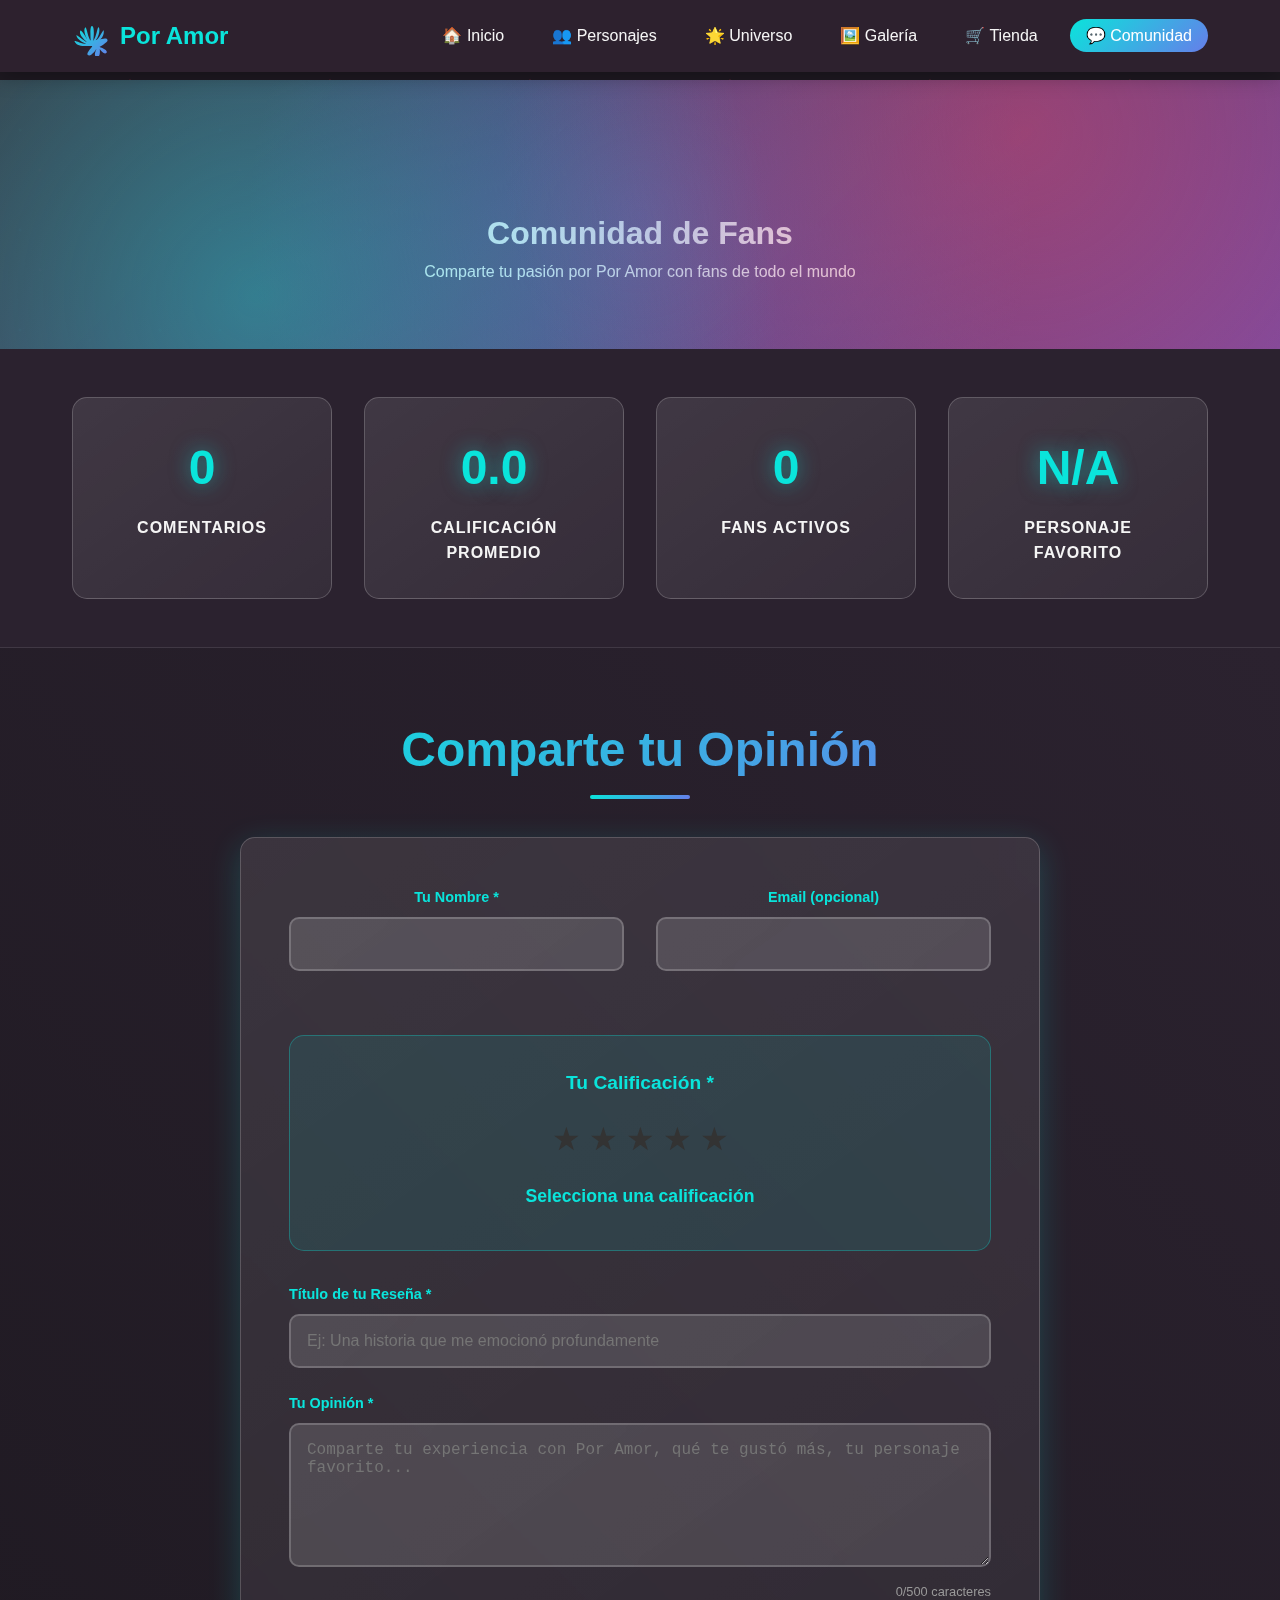
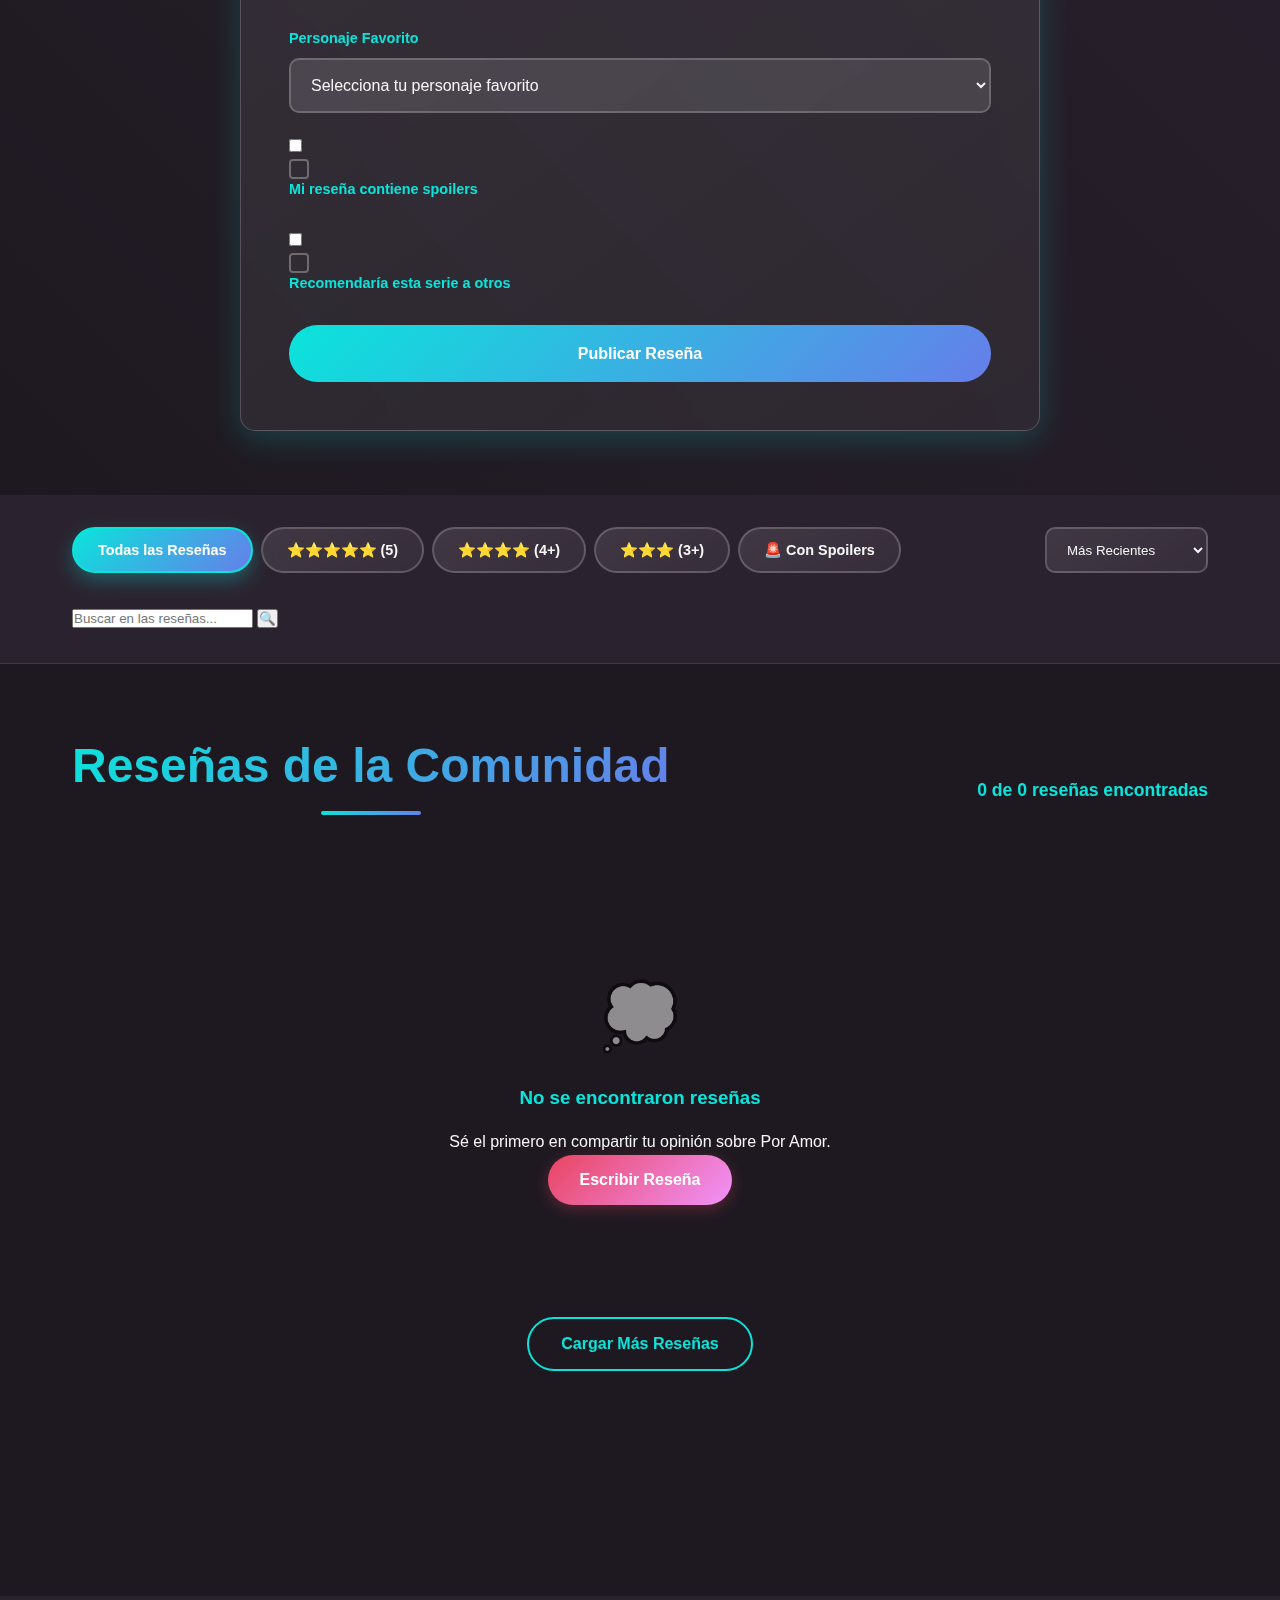
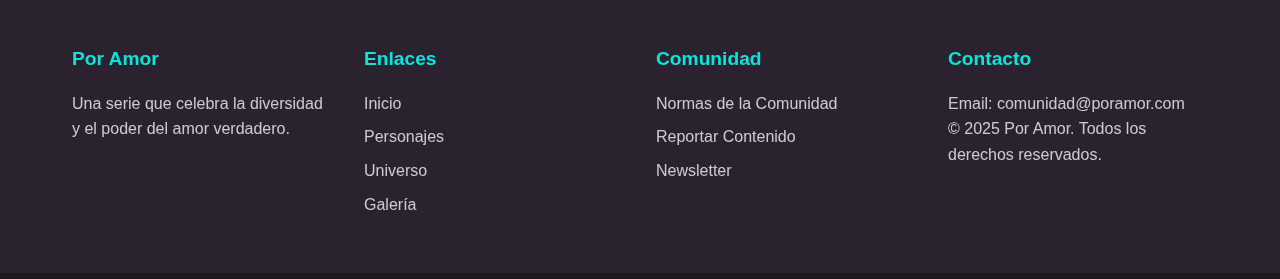
<file: PA3DW/comentarios.html>
<!DOCTYPE html>
<html lang="es">
<head>
    <meta charset="UTF-8">
    <meta name="viewport" content="width=device-width, initial-scale=1.0">
    <meta name="description" content="Comunidad de fans de Por Amor - Comparte tu opinión, califica la serie y conecta con otros fans">
    <meta name="keywords" content="comentarios por amor, comunidad fans, opiniones serie, calificaciones">
    <meta name="author" content="Por Amor Series">
    <meta property="og:title" content="Comunidad Por Amor - Opiniones y Comentarios">
    <meta property="og:description" content="Únete a la comunidad de Por Amor y comparte tu pasión por la serie">
    <link rel="icon" type="image/svg+xml" href="favicon.svg">
    <title>Comunidad | Por Amor - Serie Fantástica</title>
    <link rel="stylesheet" href="styles.css">
    <link rel="stylesheet" href="comentarios.css">
</head>
<body>
    <!-- Navegación -->
    <nav class="navbar">
        <div class="nav-container">
            <div class="nav-logo">
                <svg width="40" height="40" viewBox="0 0 1024 1024" class="logo-svg">
                    <path d="M512.61 766.47c-191.73 0-382.35 23.79-446.14-114.4-21.3-46.15 156.87 53.84 302.12 65.37C269.82 673.22 142.26 612.89 111 502.09 97.46 454 325 655.19 382.14 669.37c-42.61-38.46-223.06-198.32-168.49-294.18 25.18-44.22 184 242.27 184 242.27s-134.75-248.84-58.1-324.95c31-30.76 67.78 276.88 141.38 344.17 0 0-35.83-382.63 30-380.71s51.32 244.19 32 384.55C630 519.4 645.53 315.59 672.64 288.67s69.72 153.82-63.91 332.64c77.47-13.46 197.54-299.95 203.35-251.88 19 155.67-86.61 229.3-86.61 229.3s175.74-67.84 186.11 19.23c6.47 54.31-207.88 177-207.88 177s236.58 74.27 179.29 147.78-172.37-98.59-172.37-98.59 32.38 249.22-98.71 193.42c-65.54-27.88 16.53-198.34 16.53-198.34s-154.71 242.63-228.73 153.37c-37.85-45.67 115.88-204.16 115.88-204.16z" fill="url(#logoGradient)"/>
                    <defs>
                        <linearGradient id="logoGradient" x1="0%" y1="0%" x2="100%" y2="100%">
                            <stop offset="0%" style="stop-color:#0ae4db"/>
                            <stop offset="100%" style="stop-color:#667eea"/>
                        </linearGradient>
                    </defs>
                </svg>
                <span>Por Amor</span>
            </div>
            <ul class="nav-menu">
                <li><a href="index.html" class="nav-link">🏠 Inicio</a></li>
                <li><a href="personajes.html" class="nav-link">👥 Personajes</a></li>
                <li><a href="universo.html" class="nav-link">🌟 Universo</a></li>
                <li><a href="galeria.html" class="nav-link">🖼️ Galería</a></li>
                <li><a href="tienda.html" class="nav-link">🛒 Tienda</a></li>
                <li><a href="comentarios.html" class="nav-link active">💬 Comunidad</a></li>
            </ul>
            <div class="nav-toggle" id="nav-toggle">
                <span></span>
                <span></span>
                <span></span>
            </div>
        </div>
    </nav>

    <!-- Fondo de partículas -->
    <div class="particles-bg"></div>

    <!-- Header de comunidad -->
    <header class="community-hero">
        <div class="container">
            <h1 class="page-title">Comunidad de Fans</h1>
            <p class="page-subtitle">Comparte tu pasión por Por Amor con fans de todo el mundo</p>
        </div>
    </header>

    <!-- Estadísticas de la comunidad -->
    <section class="community-stats">
        <div class="container">
            <div class="stats-grid">
                <div class="stat-card">
                    <h3 id="total-comments">0</h3>
                    <p>Comentarios</p>
                </div>
                <div class="stat-card">
                    <h3 id="average-rating">0.0</h3>
                    <p>Calificación Promedio</p>
                </div>
                <div class="stat-card">
                    <h3 id="active-fans">0</h3>
                    <p>Fans Activos</p>
                </div>
                <div class="stat-card">
                    <h3 id="favorite-character">-</h3>
                    <p>Personaje Favorito</p>
                </div>
            </div>
        </div>
    </section>

    <!-- Formulario de nueva reseña -->
    <section class="review-form-section">
        <div class="container">
            <div class="form-container">
                <h2 class="section-title">Comparte tu Opinión</h2>
                <form id="review-form" class="review-form" novalidate>
                    <div class="form-header">
                        <div class="form-group">
                            <label for="reviewer-name">Tu Nombre *</label>
                            <input type="text" id="reviewer-name" name="name" required>
                            <span class="error-message" id="name-error"></span>
                        </div>
                        
                        <div class="form-group">
                            <label for="reviewer-email">Email (opcional)</label>
                            <input type="email" id="reviewer-email" name="email">
                            <span class="error-message" id="email-error"></span>
                        </div>
                    </div>
                    
                    <div class="rating-section">
                        <label class="rating-label">Tu Calificación *</label>
                        <div class="star-rating" id="star-rating">
                            <span class="star" data-rating="1">★</span>
                            <span class="star" data-rating="2">★</span>
                            <span class="star" data-rating="3">★</span>
                            <span class="star" data-rating="4">★</span>
                            <span class="star" data-rating="5">★</span>
                        </div>
                        <span class="rating-text" id="rating-text">Selecciona una calificación</span>
                        <span class="error-message" id="rating-error"></span>
                    </div>
                    
                    <div class="form-group">
                        <label for="review-title">Título de tu Reseña *</label>
                        <input type="text" id="review-title" name="title" placeholder="Ej: Una historia que me emocionó profundamente" required>
                        <span class="error-message" id="title-error"></span>
                    </div>
                    
                    <div class="form-group">
                        <label for="review-content">Tu Opinión *</label>
                        <textarea id="review-content" name="content" rows="6" placeholder="Comparte tu experiencia con Por Amor, qué te gustó más, tu personaje favorito..." required></textarea>
                        <div class="character-count">
                            <span id="char-count">0</span>/500 caracteres
                        </div>
                        <span class="error-message" id="content-error"></span>
                    </div>
                    
                    <div class="form-group">
                        <label for="favorite-character">Personaje Favorito</label>
                        <select id="favorite-character" name="favoriteCharacter">
                            <option value="">Selecciona tu personaje favorito</option>
                            <option value="dahlia">Dahlia Coldwell Cythe</option>
                            <option value="elaine">Elaine Namikaze Mirae</option>
                            <option value="evelyn">Evelyn Daurella Mouton</option>
                            <option value="cielo">Cielo Sounssera Mirae</option>
                            <option value="liam">Liam Evans Solace</option>
                            <option value="arya">Arya Coldwell Cythe</option>
                        </select>
                    </div>
                    
                    <div class="form-group checkbox-group">
                        <label class="checkbox-label">
                            <input type="checkbox" id="spoiler-warning" name="spoilerWarning">
                            <span class="checkmark"></span>
                            Mi reseña contiene spoilers
                        </label>
                    </div>
                    
                    <div class="form-group checkbox-group">
                        <label class="checkbox-label">
                            <input type="checkbox" id="recommend" name="recommend">
                            <span class="checkmark"></span>
                            Recomendaría esta serie a otros
                        </label>
                    </div>
                    
                    <button type="submit" class="btn-submit" id="submit-review">
                        <span class="btn-text">Publicar Reseña</span>
                        <span class="btn-loading" style="display: none;">Publicando...</span>
                    </button>
                </form>
            </div>
        </div>
    </section>

    <!-- Filtros y ordenamiento -->
    <section class="reviews-controls">
        <div class="container">
            <div class="controls-wrapper">
                <div class="filter-controls">
                    <div class="filter-buttons" id="rating-filters">
                        <button class="filter-btn active" data-filter="all">Todas las Reseñas</button>
                        <button class="filter-btn" data-filter="5">⭐⭐⭐⭐⭐ (5)</button>
                        <button class="filter-btn" data-filter="4">⭐⭐⭐⭐ (4+)</button>
                        <button class="filter-btn" data-filter="3">⭐⭐⭐ (3+)</button>
                        <button class="filter-btn" data-filter="spoilers">🚨 Con Spoilers</button>
                    </div>
                </div>
                
                <div class="sort-controls">
                    <select id="sort-reviews" class="sort-select">
                        <option value="newest">Más Recientes</option>
                        <option value="oldest">Más Antiguas</option>
                        <option value="highest">Mejor Calificadas</option>
                        <option value="lowest">Menor Calificadas</option>
                        <option value="helpful">Más Útiles</option>
                    </select>
                </div>
            </div>
            
            <div class="search-bar">
                <input type="text" id="review-search" placeholder="Buscar en las reseñas..." class="search-input">
                <button class="search-btn" id="review-search-btn">🔍</button>
            </div>
        </div>
    </section>

    <!-- Lista de reseñas -->
    <main class="reviews-section">
        <div class="container">
            <div class="reviews-header">
                <h2 class="section-title">Reseñas de la Comunidad</h2>
                <div class="reviews-count" id="reviews-count">
                    <span id="showing-count">0</span> reseñas encontradas
                </div>
            </div>
            
            <div class="reviews-list" id="reviews-list">
                <!-- Las reseñas se cargarán dinámicamente -->
            </div>
            
            <div class="load-more-container" id="load-more-container">
                <button class="btn-secondary" id="load-more-btn">Cargar Más Reseñas</button>
            </div>
        </div>
    </main>

    <!-- Modal de confirmación -->
    <div class="confirmation-modal" id="confirmation-modal">
        <div class="modal-content">
            <div class="modal-icon">✅</div>
            <h3>¡Reseña Publicada!</h3>
            <p>Gracias por compartir tu opinión con la comunidad de Por Amor.</p>
            <button class="btn-primary" id="modal-close">Cerrar</button>
        </div>
    </div>

    <!-- Footer -->
    <footer class="footer">
        <div class="container">
            <div class="footer-content">
                <div class="footer-section">
                    <h4>Por Amor</h4>
                    <p>Una serie que celebra la diversidad y el poder del amor verdadero.</p>
                </div>
                <div class="footer-section">
                    <h4>Enlaces</h4>
                    <ul>
                        <li><a href="index.html">Inicio</a></li>
                        <li><a href="personajes.html">Personajes</a></li>
                        <li><a href="universo.html">Universo</a></li>
                        <li><a href="galeria.html">Galería</a></li>
                    </ul>
                </div>
                <div class="footer-section">
                    <h4>Comunidad</h4>
                    <ul>
                        <li><a href="#" id="guidelines-link">Normas de la Comunidad</a></li>
                        <li><a href="#" id="report-link">Reportar Contenido</a></li>
                        <li><a href="#" id="newsletter-link">Newsletter</a></li>
                    </ul>
                </div>
                <div class="footer-section">
                    <h4>Contacto</h4>
                    <p>Email: comunidad@poramor.com</p>
                    <p>© 2025 Por Amor. Todos los derechos reservados.</p>
                </div>
            </div>
        </div>
    </footer>

    <!-- Scripts -->
    <script src="js/utils.js"></script>
    <script src="js/storage.js"></script>
    <script src="js/validation.js"></script>
    <script src="js/rating.js"></script>
    <script src="js/comentarios.js"></script>
</body>
</html>
</file>
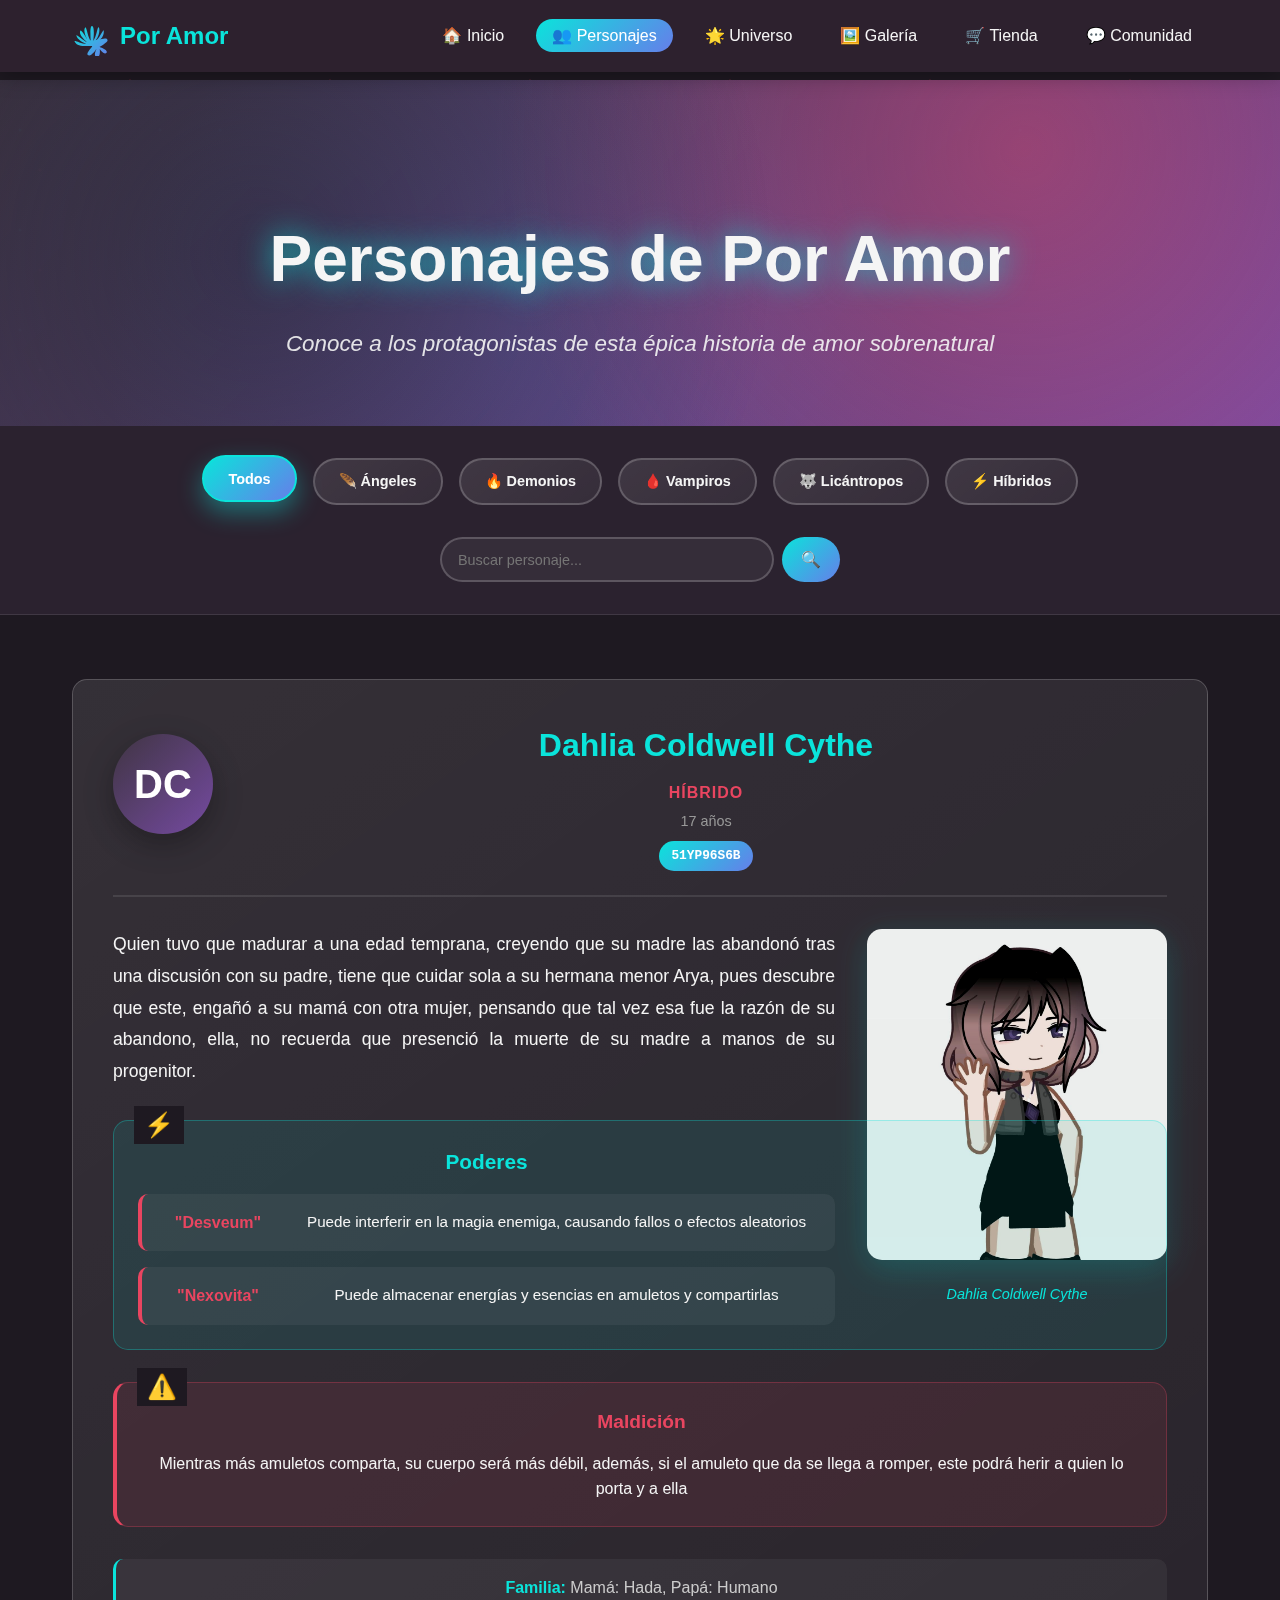
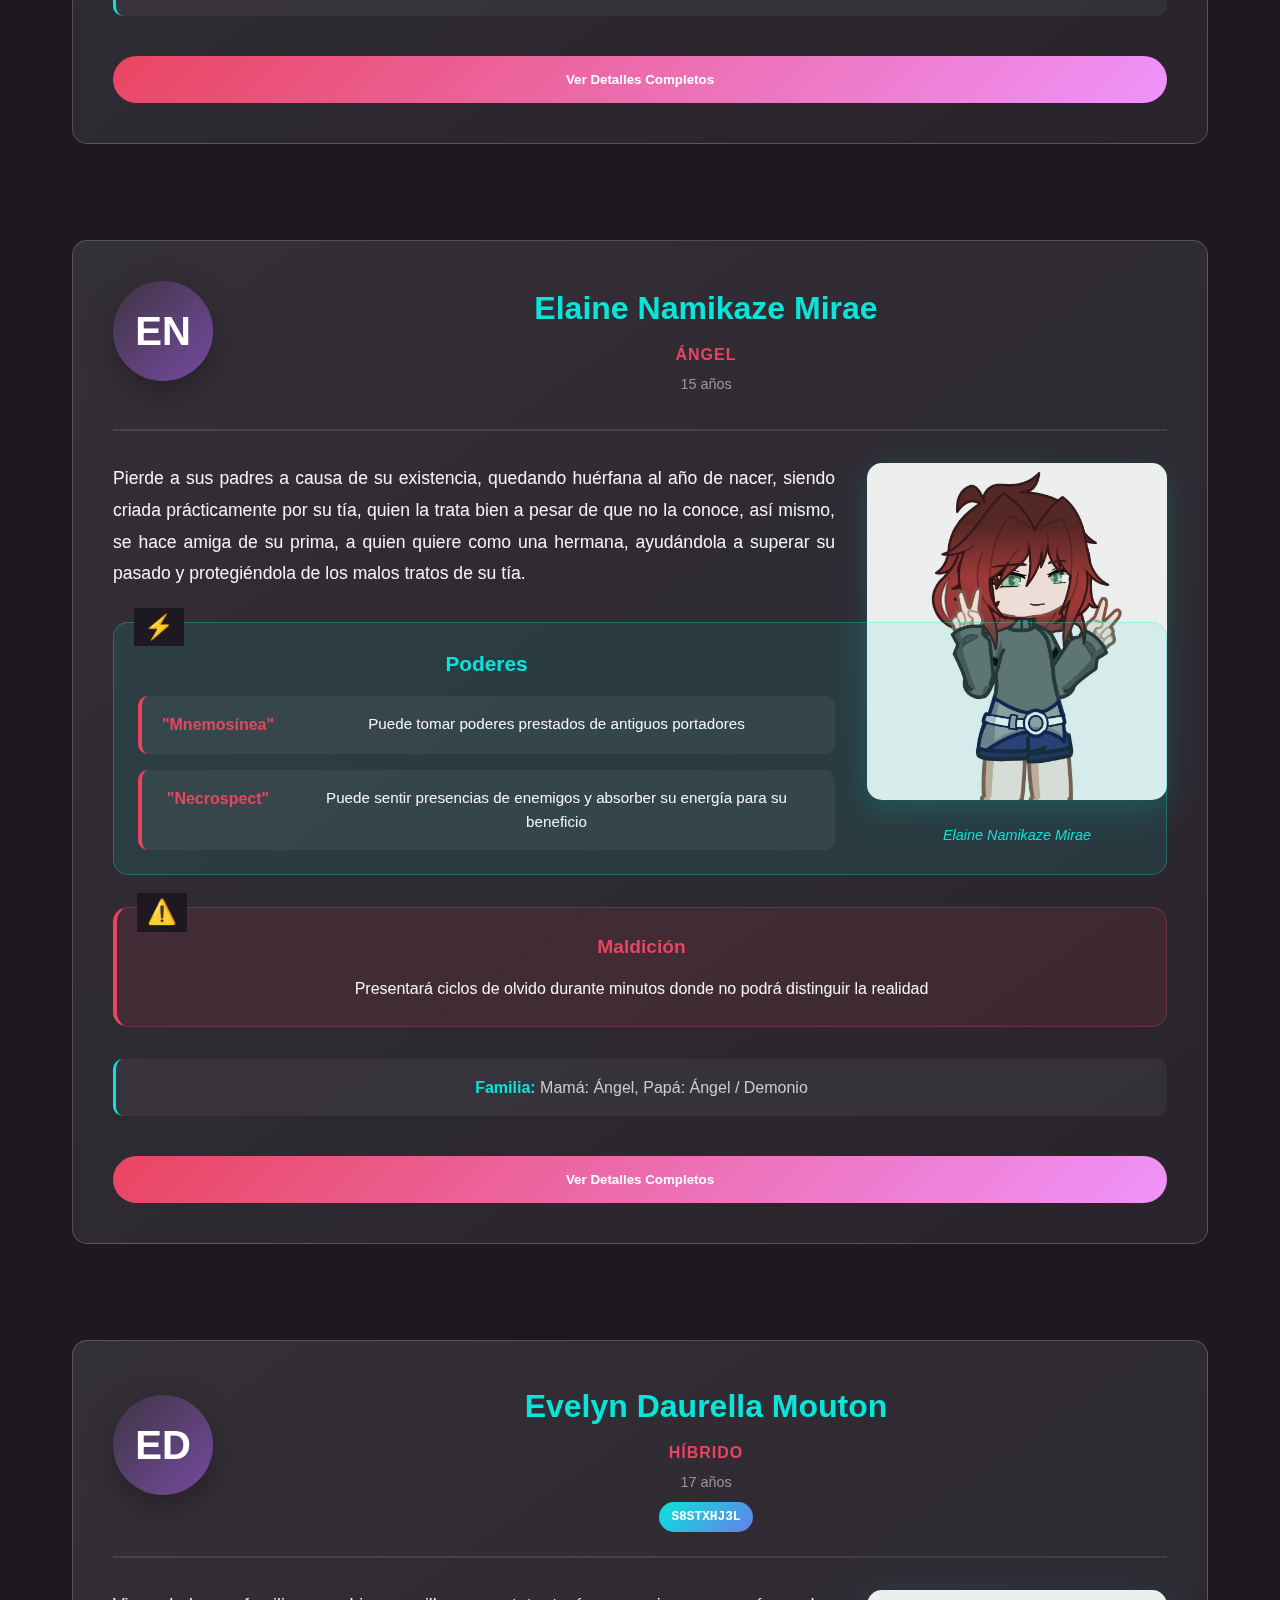
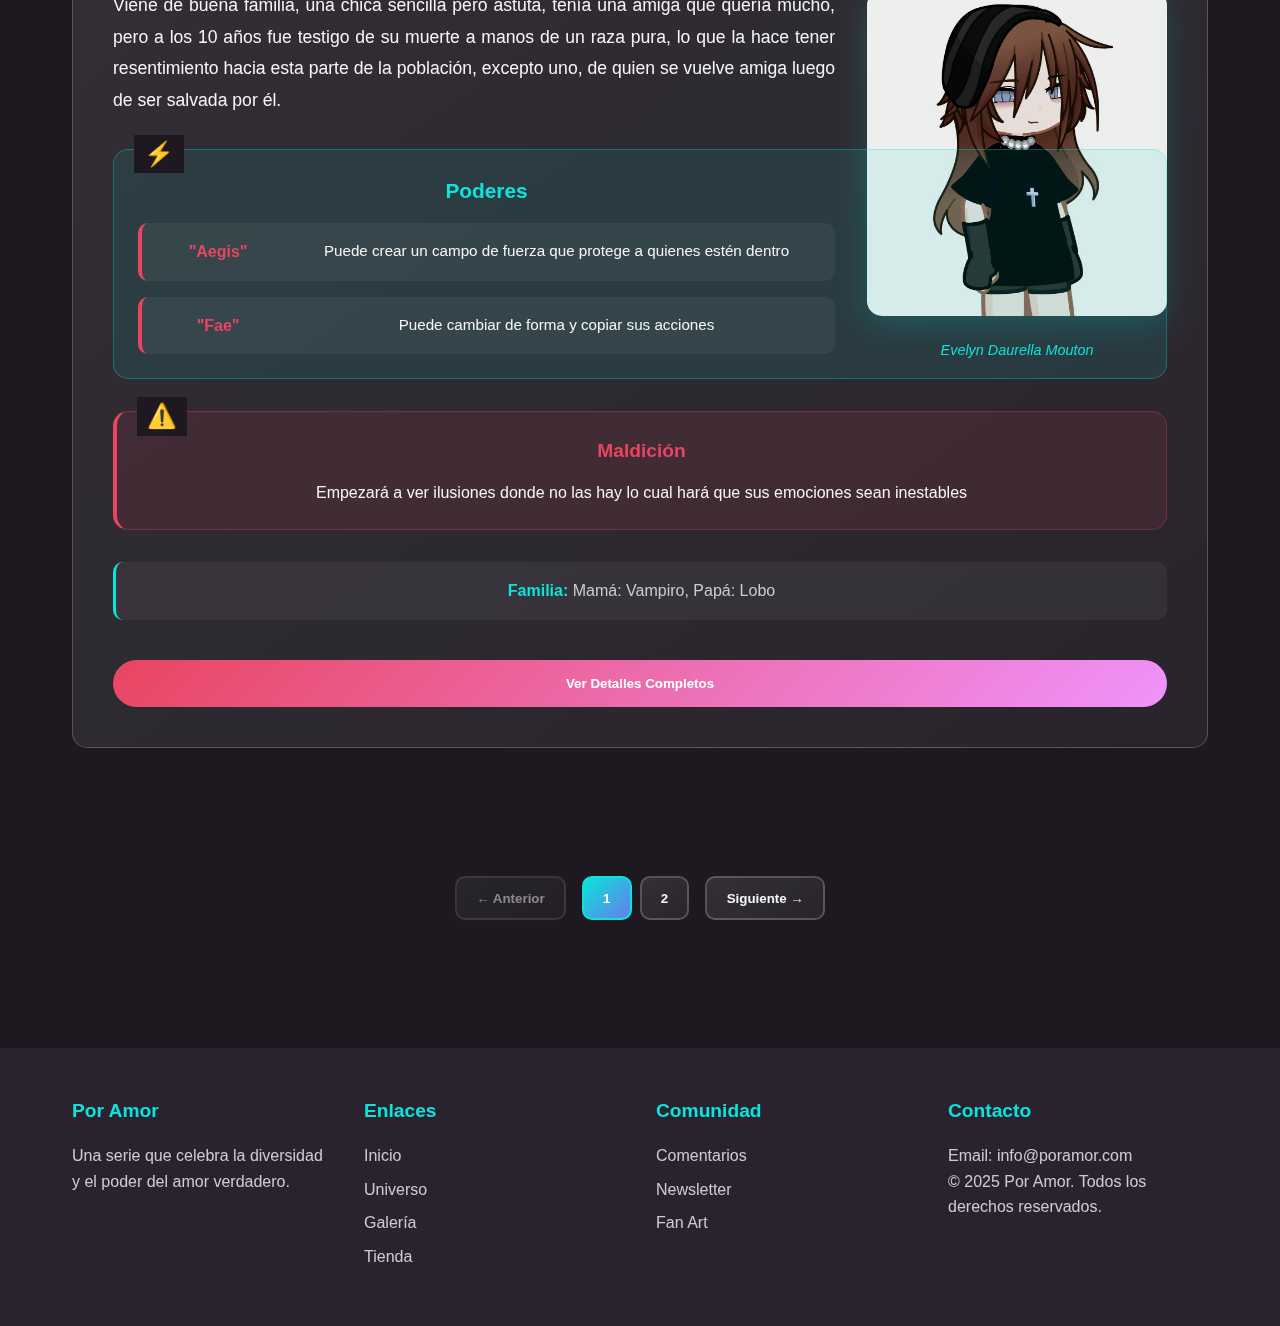
<file: PA3DW/personajes.html>
<!DOCTYPE html>
<html lang="es">
<head>
    <meta charset="UTF-8">
    <meta name="viewport" content="width=device-width, initial-scale=1.0">
    <meta name="description" content="Conoce a todos los personajes de Por Amor - Sus historias, poderes sobrenaturales y maldiciones únicas">
    <meta name="keywords" content="personajes por amor, dahlia coldwell, elaine namikaze, liam evans, poderes sobrenaturales">
    <meta name="author" content="Por Amor Series">
    <meta property="og:title" content="Personajes de Por Amor - Galería Completa">
    <meta property="og:description" content="Descubre las historias y poderes de cada personaje en el universo de Por Amor">
    <link rel="icon" type="image/svg+xml" href="favicon.svg">
    <title>Personajes | Por Amor - Serie Fantástica</title>
    <link rel="stylesheet" href="styles.css">
    <link rel="stylesheet" href="personajes.css">
</head>
<body>
    <!-- Navegación -->
    <nav class="navbar">
        <div class="nav-container">
            <div class="nav-logo">
                <svg width="40" height="40" viewBox="0 0 1024 1024" class="logo-svg">
                    <path d="M512.61 766.47c-191.73 0-382.35 23.79-446.14-114.4-21.3-46.15 156.87 53.84 302.12 65.37C269.82 673.22 142.26 612.89 111 502.09 97.46 454 325 655.19 382.14 669.37c-42.61-38.46-223.06-198.32-168.49-294.18 25.18-44.22 184 242.27 184 242.27s-134.75-248.84-58.1-324.95c31-30.76 67.78 276.88 141.38 344.17 0 0-35.83-382.63 30-380.71s51.32 244.19 32 384.55C630 519.4 645.53 315.59 672.64 288.67s69.72 153.82-63.91 332.64c77.47-13.46 197.54-299.95 203.35-251.88 19 155.67-86.61 229.3-86.61 229.3s175.74-67.84 186.11 19.23c6.47 54.31-207.88 177-207.88 177s236.58 74.27 179.29 147.78-172.37-98.59-172.37-98.59 32.38 249.22-98.71 193.42c-65.54-27.88 16.53-198.34 16.53-198.34s-154.71 242.63-228.73 153.37c-37.85-45.67 115.88-204.16 115.88-204.16z" fill="url(#logoGradient)"/>
                    <defs>
                        <linearGradient id="logoGradient" x1="0%" y1="0%" x2="100%" y2="100%">
                            <stop offset="0%" style="stop-color:#0ae4db"/>
                            <stop offset="100%" style="stop-color:#667eea"/>
                        </linearGradient>
                    </defs>
                </svg>
                <span>Por Amor</span>
            </div>
            <ul class="nav-menu">
                <li><a href="index.html" class="nav-link">🏠 Inicio</a></li>
                <li><a href="personajes.html" class="nav-link active">👥 Personajes</a></li>
                <li><a href="universo.html" class="nav-link">🌟 Universo</a></li>
                <li><a href="galeria.html" class="nav-link">🖼️ Galería</a></li>
                <li><a href="tienda.html" class="nav-link">🛒 Tienda</a></li>
                <li><a href="comentarios.html" class="nav-link">💬 Comunidad</a></li>
            </ul>
            <div class="nav-toggle" id="nav-toggle">
                <span></span>
                <span></span>
                <span></span>
            </div>
        </div>
    </nav>

    <!-- Fondo de partículas -->
    <div class="particles-bg"></div>

    <!-- Header de personajes -->
    <header class="characters-hero">
        <div class="container">
            <h1 class="page-title">Personajes de Por Amor</h1>
            <p class="page-subtitle">Conoce a los protagonistas de esta épica historia de amor sobrenatural</p>
        </div>
    </header>

    <!-- Filtros de personajes -->
    <section class="character-filters">
        <div class="container">
            <div class="filter-buttons" id="filter-buttons">
                <button class="filter-btn active" data-filter="all">Todos</button>
                <button class="filter-btn" data-filter="angel">🪶 Ángeles</button>
                <button class="filter-btn" data-filter="demonio">🔥 Demonios</button>
                <button class="filter-btn" data-filter="vampiro">🩸 Vampiros</button>
                <button class="filter-btn" data-filter="lobo">🐺 Licántropos</button>
                <button class="filter-btn" data-filter="hibrido">⚡ Híbridos</button>
            </div>
            <div class="search-bar">
                <input type="text" id="character-search" placeholder="Buscar personaje..." class="search-input">
                <button class="search-btn" id="search-btn">🔍</button>
            </div>
        </div>
    </section>

    <!-- Galería de personajes -->
    <main class="characters-gallery">
        <div class="container">
            <div class="characters-container" id="characters-container">
                <!-- Los personajes se cargarán dinámicamente -->
            </div>
            
            <!-- Paginación -->
            <div class="pagination" id="pagination">
                <button class="page-btn" id="prev-page" disabled>← Anterior</button>
                <div class="page-numbers" id="page-numbers"></div>
                <button class="page-btn" id="next-page">Siguiente →</button>
            </div>
        </div>
    </main>

    <!-- Modal de personaje -->
    <div class="character-modal" id="character-modal">
        <div class="modal-content">
            <button class="modal-close" id="modal-close">&times;</button>
            <div class="modal-body" id="modal-body">
                <!-- Contenido del modal se carga dinámicamente -->
            </div>
        </div>
    </div>

    <!-- Footer -->
    <footer class="footer">
        <div class="container">
            <div class="footer-content">
                <div class="footer-section">
                    <h4>Por Amor</h4>
                    <p>Una serie que celebra la diversidad y el poder del amor verdadero.</p>
                </div>
                <div class="footer-section">
                    <h4>Enlaces</h4>
                    <ul>
                        <li><a href="index.html">Inicio</a></li>
                        <li><a href="universo.html">Universo</a></li>
                        <li><a href="galeria.html">Galería</a></li>
                        <li><a href="tienda.html">Tienda</a></li>
                    </ul>
                </div>
                <div class="footer-section">
                    <h4>Comunidad</h4>
                    <ul>
                        <li><a href="comentarios.html">Comentarios</a></li>
                        <li><a href="#" id="newsletter-link">Newsletter</a></li>
                        <li><a href="#" id="fan-art-link">Fan Art</a></li>
                    </ul>
                </div>
                <div class="footer-section">
                    <h4>Contacto</h4>
                    <p>Email: info@poramor.com</p>
                    <p>© 2025 Por Amor. Todos los derechos reservados.</p>
                </div>
            </div>
        </div>
    </footer>

    <!-- Scripts -->
    <script src="js/utils.js"></script>
    <script src="js/storage.js"></script>
    <script src="js/validation.js"></script>
    <script>
        // Datos de personajes
        const charactersData = [
            {
                id: 1,
                name: "Dahlia Coldwell Cythe",
                species: "hibrido",
                age: 17,
                code: "51YP96S6B",
                avatar: "DC",
                description: "Quien tuvo que madurar a una edad temprana, creyendo que su madre las abandonó tras una discusión con su padre, tiene que cuidar sola a su hermana menor Arya, pues descubre que este, engañó a su mamá con otra mujer, pensando que tal vez esa fue la razón de su abandono, ella, no recuerda que presenció la muerte de su madre a manos de su progenitor.",
                powers: [
                    { name: "Desveum", description: "Puede interferir en la magia enemiga, causando fallos o efectos aleatorios" },
                    { name: "Nexovita", description: "Puede almacenar energías y esencias en amuletos y compartirlas" }
                ],
                curse: "Mientras más amuletos comparta, su cuerpo será más débil, además, si el amuleto que da se llega a romper, este podrá herir a quien lo porta y a ella",
                parents: "Mamá: Hada, Papá: Humano",
                image: "img/dahlia.jpg"
            },
            {
                id: 2,
                name: "Elaine Namikaze Mirae",
                species: "angel",
                age: 15,
                code: "",
                avatar: "EN",
                description: "Pierde a sus padres a causa de su existencia, quedando huérfana al año de nacer, siendo criada prácticamente por su tía, quien la trata bien a pesar de que no la conoce, así mismo, se hace amiga de su prima, a quien quiere como una hermana, ayudándola a superar su pasado y protegiéndola de los malos tratos de su tía.",
                powers: [
                    { name: "Mnemosínea", description: "Puede tomar poderes prestados de antiguos portadores" },
                    { name: "Necrospect", description: "Puede sentir presencias de enemigos y absorber su energía para su beneficio" }
                ],
                curse: "Presentará ciclos de olvido durante minutos donde no podrá distinguir la realidad",
                parents: "Mamá: Ángel, Papá: Ángel / Demonio",
                image: "img/elaine.jpg"
            },
            {
                id: 3,
                name: "Evelyn Daurella Mouton",
                species: "hibrido",
                age: 17,
                code: "S8STXHJ3L",
                avatar: "ED",
                description: "Viene de buena familia, una chica sencilla pero astuta, tenía una amiga que quería mucho, pero a los 10 años fue testigo de su muerte a manos de un raza pura, lo que la hace tener resentimiento hacia esta parte de la población, excepto uno, de quien se vuelve amiga luego de ser salvada por él.",
                powers: [
                    { name: "Aegis", description: "Puede crear un campo de fuerza que protege a quienes estén dentro" },
                    { name: "Fae", description: "Puede cambiar de forma y copiar sus acciones" }
                ],
                curse: "Empezará a ver ilusiones donde no las hay lo cual hará que sus emociones sean inestables",
                parents: "Mamá: Vampiro, Papá: Lobo",
                image: "img/evelyn.jpg"
            },
            {
                id: 4,
                name: "Cielo Sounssera Mirae",
                species: "angel",
                age: 17,
                code: "RRV7CIENO",
                avatar: "CS",
                description: "Teniendo un trauma de pequeña al experimentar el descubrimiento de uno de sus poderes a temprana edad, acompañada de la muerte de su padre, olvida que es de especie ángel y con ello, el poder que la traumó, haciéndola vivir como alguien de raza pura.",
                powers: [
                    { name: "Obeyme", description: "Puede hacer que cualquier persona la obedezca solo con hablarle" },
                    { name: "Emotum", description: "Puede leer los pensamientos de los demás" }
                ],
                curse: "Su poder curativo se vuelve contra ella cuando está emocionalmente inestable",
                parents: "Mamá: Humana, Papá: Ángel Yurellim",
                image: "img/cielo.jpg"
            },
            {
                id: 5,
                name: "Liam Evans Solace",
                species: "hibrido",
                age: 18,
                code: "NEVT8LIAM",
                avatar: "LE",
                description: "Como hijo mayor nacido de un matrimonio arreglado, es algo reservado y su vez alguien con un gran sentido de responsabilidad pues carga con las expectativas de su linaje, a pesar de esto, siempre está velando por el bienestar de su hermano menor a quien protege de los maltratos de sus padres.",
                powers: [
                    { name: "Hemomancia", description: "Manipulación de la sangre para curación y combate" },
                    { name: "Velocitas", description: "Velocidad sobrehumana y reflejos mejorados" }
                ],
                curse: "Agotamiento dependiendo de cuánto use sus poderes, para recuperarse tiene que consumir la vitalidad de algo más",
                parents: "Mamá: Demonio, Papá: Vampiro",
                image: "img/liam.jpg"
            },
            {
                id: 6,
                name: "Kyle Naeil Milton",
                species: "hibrido",
                age: 14,
                code: "Kyl1234",
                avatar: "KN",
                description: "Nació en una familia problemática la cual lastimaba a otros para vivir; pensando que esto era normal, actuó igual a ellos; sin embargo, un día conoció a un chico que le hizo dudar de sus acciones, lo que lo llevó a terminar lastimándolo, a consecuencia, obtuvo un poder que iba en contra de todo lo que creía, teniendo que aprender sobre justicia de la peor manera.",
                powers: [
                    { name: "Karma", description: "Puede saber los pecados de alguien y con eso castigarlo" },
                    { name: "Morphia", description: "Puede cambiar de cuerpo" }
                ],
                curse: "Su poder también aplica para él, además, si no cumple con el castigo de alguien, el destino se encarga de esta persona.",
                parents: "Mamá: Demonio, Papá: Vampiro",
                image: "img/kyle.jpg"
            }
        ];

        // Inicializar página de personajes
        document.addEventListener('DOMContentLoaded', function() {
            initializeCharactersPage();
        });

        function initializeCharactersPage() {
            const itemsPerPage = 3;
            let currentPage = 1;
            let filteredCharacters = [...charactersData];

            // Renderizar personajes
            function renderCharacters(characters, page = 1) {
                const container = document.getElementById('characters-container');
                const startIndex = (page - 1) * itemsPerPage;
                const endIndex = startIndex + itemsPerPage;
                const charactersToShow = characters.slice(startIndex, endIndex);

                container.innerHTML = '';

                charactersToShow.forEach(character => {
                    const characterCard = createCharacterCard(character);
                    container.appendChild(characterCard);
                });

                updatePagination(characters.length, page);
            }

            // Crear tarjeta de personaje
            function createCharacterCard(character) {
                const card = document.createElement('article');
                card.className = 'character-card detailed';
                card.setAttribute('data-species', character.species);
                
                card.innerHTML = `
                    <div class="character-header">
                        <div class="character-avatar">${character.avatar}</div>
                        <div class="character-info">
                            <h2>${character.name}</h2>
                            <span class="character-species">${getSpeciesName(character.species)}</span>
                            <span class="character-age">${character.age} años</span>
                            ${character.code ? `<span class="character-code">${character.code}</span>` : ''}
                        </div>
                    </div>
                    
                    <figure class="character-image">
                        <img src="${character.image}" alt="${character.name}" class="character-portrait" loading="lazy">
                        <figcaption>${character.name}</figcaption>
                    </figure>

                    <div class="character-description">
                        <p>${character.description}</p>
                    </div>

                    <div class="character-powers">
                        <h3>Poderes</h3>
                        <div class="power-list">
                            ${character.powers.map(power => `
                                <div class="power-item">
                                    <span class="power-name">"${power.name}"</span>
                                    <span class="power-desc">${power.description}</span>
                                </div>
                            `).join('')}
                        </div>
                    </div>

                    <div class="character-curse">
                        <h3>Maldición</h3>
                        <p>${character.curse}</p>
                    </div>

                    <div class="character-parents">
                        <strong>Familia:</strong> ${character.parents}
                    </div>

                    <button class="character-details-btn" data-character-id="${character.id}">
                        Ver Detalles Completos
                    </button>
                `;

                return card;
            }

            // Filtros
            document.getElementById('filter-buttons').addEventListener('click', function(e) {
                if (e.target.classList.contains('filter-btn')) {
                    // Actualizar botón activo
                    document.querySelectorAll('.filter-btn').forEach(btn => btn.classList.remove('active'));
                    e.target.classList.add('active');

                    // Filtrar personajes
                    const filter = e.target.getAttribute('data-filter');
                    if (filter === 'all') {
                        filteredCharacters = [...charactersData];
                    } else {
                        filteredCharacters = charactersData.filter(char => char.species === filter);
                    }

                    currentPage = 1;
                    renderCharacters(filteredCharacters, currentPage);
                }
            });

            // Búsqueda
            const searchInput = document.getElementById('character-search');
            searchInput.addEventListener('input', function() {
                const searchTerm = this.value.toLowerCase();
                filteredCharacters = charactersData.filter(char => 
                    char.name.toLowerCase().includes(searchTerm) ||
                    char.description.toLowerCase().includes(searchTerm)
                );
                currentPage = 1;
                renderCharacters(filteredCharacters, currentPage);
            });

            // Paginación
            function updatePagination(totalItems, currentPageNum) {
                const totalPages = Math.ceil(totalItems / itemsPerPage);
                const pageNumbers = document.getElementById('page-numbers');
                const prevBtn = document.getElementById('prev-page');
                const nextBtn = document.getElementById('next-page');

                pageNumbers.innerHTML = '';

                for (let i = 1; i <= totalPages; i++) {
                    const pageBtn = document.createElement('button');
                    pageBtn.className = `page-btn ${i === currentPageNum ? 'active' : ''}`;
                    pageBtn.textContent = i;
                    pageBtn.addEventListener('click', () => {
                        currentPage = i;
                        renderCharacters(filteredCharacters, currentPage);
                    });
                    pageNumbers.appendChild(pageBtn);
                }

                prevBtn.disabled = currentPageNum === 1;
                nextBtn.disabled = currentPageNum === totalPages;

                prevBtn.onclick = () => {
                    if (currentPage > 1) {
                        currentPage--;
                        renderCharacters(filteredCharacters, currentPage);
                    }
                };

                nextBtn.onclick = () => {
                    if (currentPage < totalPages) {
                        currentPage++;
                        renderCharacters(filteredCharacters, currentPage);
                    }
                };
            }

            // Función helper para nombres de especies
            function getSpeciesName(species) {
                const names = {
                    'angel': 'Ángel',
                    'demonio': 'Demonio',
                    'vampiro': 'Vampiro',
                    'lobo': 'Licántropo',
                    'hibrido': 'Híbrido'
                };
                return names[species] || species;
            }

            // Modal de personaje
            document.addEventListener('click', function(e) {
                if (e.target.classList.contains('character-details-btn')) {
                    const characterId = parseInt(e.target.getAttribute('data-character-id'));
                    showCharacterModal(characterId);
                }
            });

            function showCharacterModal(characterId) {
                const character = charactersData.find(char => char.id === characterId);
                if (!character) return;

                const modal = document.getElementById('character-modal');
                const modalBody = document.getElementById('modal-body');

                modalBody.innerHTML = `
                    <div class="modal-character">
                        <h2>${character.name}</h2>
                        <img src="${character.image}" alt="${character.name}" class="modal-character-image">
                        <div class="modal-character-details">
                            <p><strong>Especie:</strong> ${getSpeciesName(character.species)}</p>
                            <p><strong>Edad:</strong> ${character.age} años</p>
                            ${character.code ? `<p><strong>Código:</strong> ${character.code}</p>` : ''}
                            <p><strong>Historia:</strong> ${character.description}</p>
                            <div class="modal-powers">
                                <h3>Poderes Especiales</h3>
                                ${character.powers.map(power => `
                                    <div class="modal-power">
                                        <h4>${power.name}</h4>
                                        <p>${power.description}</p>
                                    </div>
                                `).join('')}
                            </div>
                            <div class="modal-curse">
                                <h3>Maldición</h3>
                                <p>${character.curse}</p>
                            </div>
                            <p><strong>Familia:</strong> ${character.parents}</p>
                        </div>
                    </div>
                `;

                modal.style.display = 'flex';
            }

            // Cerrar modal
            document.getElementById('modal-close').addEventListener('click', function() {
                document.getElementById('character-modal').style.display = 'none';
            });

            // Cerrar modal al hacer clic fuera
            document.getElementById('character-modal').addEventListener('click', function(e) {
                if (e.target === this) {
                    this.style.display = 'none';
                }
            });

            // Renderizar personajes iniciales
            renderCharacters(filteredCharacters, currentPage);
        }
    </script>
</body>
</html>
</file>
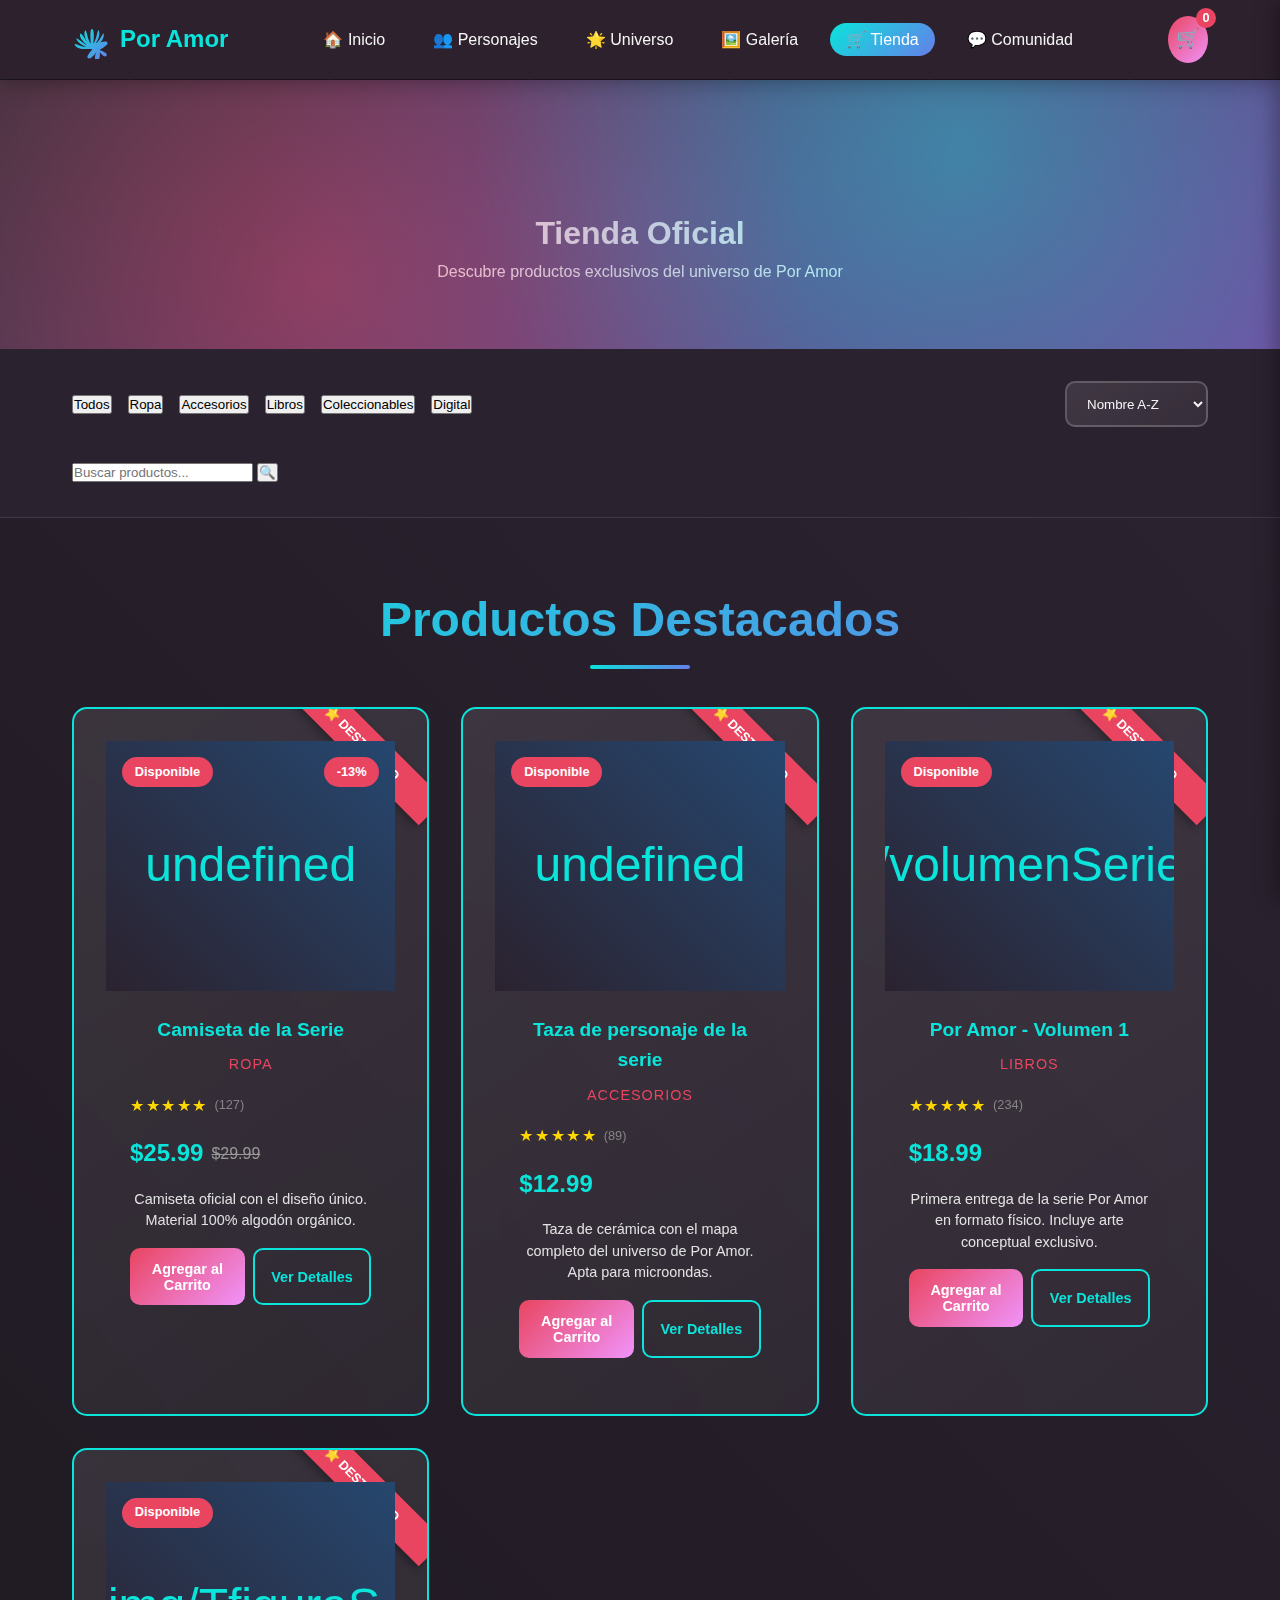
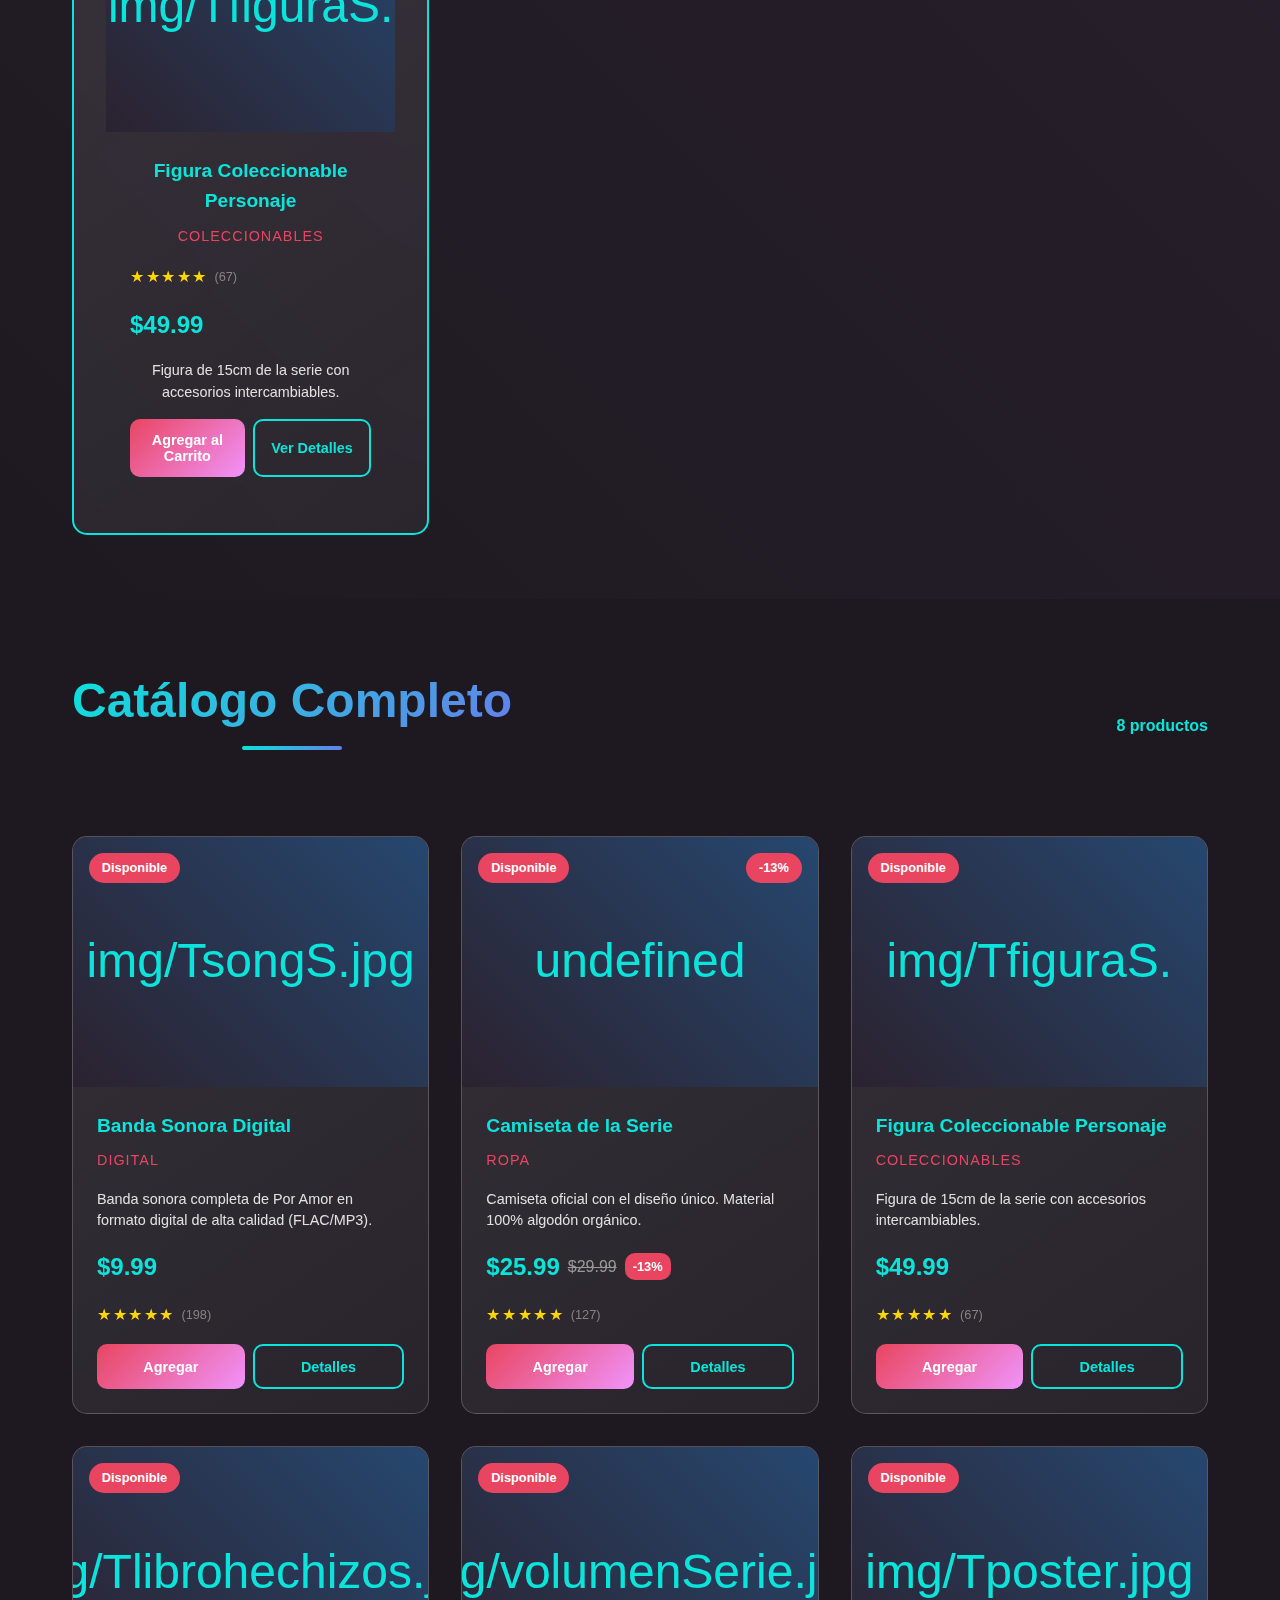
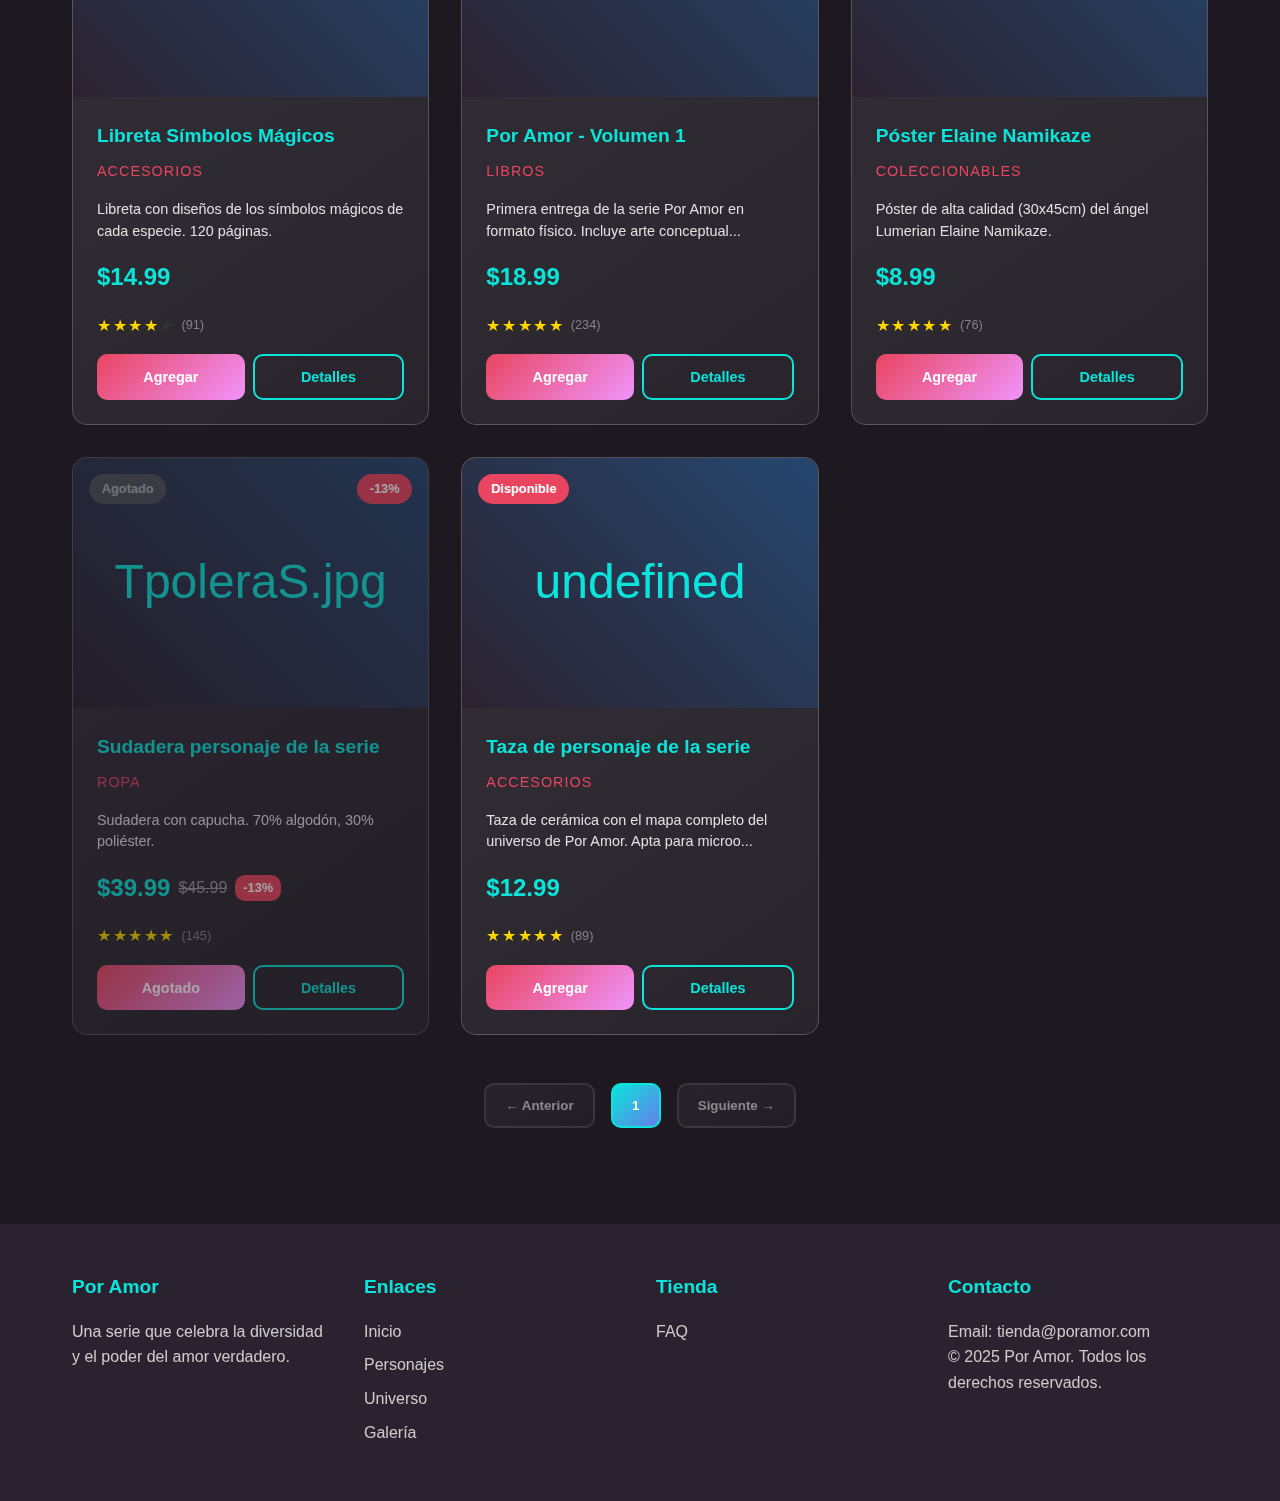
<file: PA3DW/tienda.html>
<!DOCTYPE html>
<html lang="es">
<head>
    <meta charset="UTF-8">
    <meta name="viewport" content="width=device-width, initial-scale=1.0">
    <meta name="description" content="Tienda oficial de Por Amor - Merchandising, libros, coleccionables y productos exclusivos">
    <meta name="keywords" content="tienda por amor, merchandising, productos oficiales, coleccionables">
    <meta name="author" content="Por Amor Series">
    <meta property="og:title" content="Tienda Por Amor - Productos Oficiales">
    <meta property="og:description" content="Consigue productos exclusivos y merchandising oficial de Por Amor">
    <link rel="icon" type="image/svg+xml" href="favicon.svg">
    <title>Tienda | Por Amor - Serie Fantástica</title>
    <link rel="stylesheet" href="styles.css">
    <link rel="stylesheet" href="tienda.css">
</head>
<body>
    <!-- Navegación -->
    <nav class="navbar">
        <div class="nav-container">
            <div class="nav-logo">
                <svg width="40" height="40" viewBox="0 0 1024 1024" class="logo-svg">
                    <path d="M512.61 766.47c-191.73 0-382.35 23.79-446.14-114.4-21.3-46.15 156.87 53.84 302.12 65.37C269.82 673.22 142.26 612.89 111 502.09 97.46 454 325 655.19 382.14 669.37c-42.61-38.46-223.06-198.32-168.49-294.18 25.18-44.22 184 242.27 184 242.27s-134.75-248.84-58.1-324.95c31-30.76 67.78 276.88 141.38 344.17 0 0-35.83-382.63 30-380.71s51.32 244.19 32 384.55C630 519.4 645.53 315.59 672.64 288.67s69.72 153.82-63.91 332.64c77.47-13.46 197.54-299.95 203.35-251.88 19 155.67-86.61 229.3-86.61 229.3s175.74-67.84 186.11 19.23c6.47 54.31-207.88 177-207.88 177s236.58 74.27 179.29 147.78-172.37-98.59-172.37-98.59 32.38 249.22-98.71 193.42c-65.54-27.88 16.53-198.34 16.53-198.34s-154.71 242.63-228.73 153.37c-37.85-45.67 115.88-204.16 115.88-204.16z" fill="url(#logoGradient)"/>
                    <defs>
                        <linearGradient id="logoGradient" x1="0%" y1="0%" x2="100%" y2="100%">
                            <stop offset="0%" style="stop-color:#0ae4db"/>
                            <stop offset="100%" style="stop-color:#667eea"/>
                        </linearGradient>
                    </defs>
                </svg>
                <span>Por Amor</span>
            </div>
            <ul class="nav-menu">
                <li><a href="index.html" class="nav-link">🏠 Inicio</a></li>
                <li><a href="personajes.html" class="nav-link">👥 Personajes</a></li>
                <li><a href="universo.html" class="nav-link">🌟 Universo</a></li>
                <li><a href="galeria.html" class="nav-link">🖼️ Galería</a></li>
                <li><a href="tienda.html" class="nav-link active">🛒 Tienda</a></li>
                <li><a href="comentarios.html" class="nav-link">💬 Comunidad</a></li>
            </ul>
            <div class="cart-icon" id="cart-icon">
                <span class="cart-count" id="cart-count">0</span>
                🛒
            </div>
            <div class="nav-toggle" id="nav-toggle">
                <span></span>
                <span></span>
                <span></span>
            </div>
        </div>
    </nav>

    <!-- Fondo de partículas -->
    <div class="particles-bg"></div>

    <!-- Header de tienda -->
    <header class="shop-hero">
        <div class="container">
            <h1 class="page-title">Tienda Oficial</h1>
            <p class="page-subtitle">Descubre productos exclusivos del universo de Por Amor</p>
        </div>
    </header>

    <!-- Filtros y categorías -->
    <section class="shop-filters">
        <div class="container">
            <div class="filter-controls">
                <div class="category-filters" id="category-filters">
                    <button class="filter-btn active" data-category="all">Todos</button>
                    <button class="filter-btn" data-category="clothing">Ropa</button>
                    <button class="filter-btn" data-category="accessories">Accesorios</button>
                    <button class="filter-btn" data-category="books">Libros</button>
                    <button class="filter-btn" data-category="collectibles">Coleccionables</button>
                    <button class="filter-btn" data-category="digital">Digital</button>
                </div>
                <div class="sort-controls">
                    <select id="sort-select" class="sort-select">
                        <option value="name">Nombre A-Z</option>
                        <option value="price-low">Precio menor</option>
                        <option value="price-high">Precio mayor</option>
                        <option value="rating">Más valorados</option>
                        <option value="newest">Más recientes</option>
                    </select>
                </div>
            </div>
            <div class="search-bar">
                <input type="text" id="product-search" placeholder="Buscar productos..." class="search-input">
                <button class="search-btn" id="product-search-btn">🔍</button>
            </div>
        </div>
    </section>

    <!-- Productos destacados -->
    <section class="featured-products">
        <div class="container">
            <h2 class="section-title">Productos Destacados</h2>
            <div class="featured-grid" id="featured-grid">
                <!-- Productos destacados se cargarán dinámicamente -->
            </div>
        </div>
    </section>

    <!-- Catálogo principal -->
    <main class="shop-catalog">
        <div class="container">
            <div class="catalog-header">
                <h2 class="section-title">Catálogo Completo</h2>
                <div class="results-info" id="results-info">
                    <span id="product-count">0 productos</span>
                </div>
            </div>
            
            <div class="products-grid" id="products-grid">
                <!-- Los productos se cargarán dinámicamente -->
            </div>
            
            <!-- Paginación -->
            <div class="pagination" id="pagination">
                <button class="page-btn" id="prev-page" disabled>← Anterior</button>
                <div class="page-numbers" id="page-numbers"></div>
                <button class="page-btn" id="next-page">Siguiente →</button>
            </div>
        </div>
    </main>

    <!-- Carrito de compras -->
    <div class="cart-sidebar" id="cart-sidebar">
        <div class="cart-header">
            <h3>Carrito de Compras</h3>
            <button class="cart-close" id="cart-close">&times;</button>
        </div>
        <div class="cart-content" id="cart-content">
            <div class="cart-empty" id="cart-empty">
                <p>Tu carrito está vacío</p>
                <button class="btn-secondary" id="continue-shopping">Continuar Comprando</button>
            </div>
            <div class="cart-items" id="cart-items">
                <!-- Items del carrito se cargarán dinámicamente -->
            </div>
        </div>
        <div class="cart-footer" id="cart-footer" style="display: none;">
            <div class="cart-total">
                <span class="total-label">Total:</span>
                <span class="total-amount" id="cart-total">$0.00</span>
            </div>
            <button class="btn-primary" id="checkout-btn">Proceder al Pago</button>
        </div>
    </div>

    <!-- Modal de producto -->
    <div class="product-modal" id="product-modal">
        <div class="modal-content">
            <button class="modal-close" id="modal-close">&times;</button>
            <div class="modal-body" id="modal-body">
                <!-- Contenido del modal se carga dinámicamente -->
            </div>
        </div>
    </div>

    <!-- Modal de checkout -->
    <div class="checkout-modal" id="checkout-modal">
        <div class="modal-content">
            <button class="modal-close" id="checkout-close">&times;</button>
            <div class="checkout-content">
                <h2>Finalizar Compra</h2>
                <form id="checkout-form" class="checkout-form" novalidate>
                    <div class="form-section">
                        <h3>Información de Contacto</h3>
                        <div class="form-row">
                            <div class="form-group">
                                <label for="checkout-name">Nombre Completo *</label>
                                <input type="text" id="checkout-name" name="name" required>
                                <span class="error-message" id="name-error"></span>
                            </div>
                            <div class="form-group">
                                <label for="checkout-email">Email *</label>
                                <input type="email" id="checkout-email" name="email" required>
                                <span class="error-message" id="email-error"></span>
                            </div>
                        </div>
                    </div>
                    
                    <div class="form-section">
                        <h3>Dirección de Envío</h3>
                        <div class="form-group">
                            <label for="checkout-address">Dirección *</label>
                            <input type="text" id="checkout-address" name="address" required>
                            <span class="error-message" id="address-error"></span>
                        </div>
                        <div class="form-row">
                            <div class="form-group">
                                <label for="checkout-city">Ciudad *</label>
                                <input type="text" id="checkout-city" name="city" required>
                                <span class="error-message" id="city-error"></span>
                            </div>
                            <div class="form-group">
                                <label for="checkout-country">País *</label>
                                <select id="checkout-country" name="country" required>
                                    <option value="">Selecciona un país</option>
                                    <option value="AR">Argentina</option>
                                    <option value="BO">Bolivia</option>
                                    <option value="BR">Brasil</option>
                                    <option value="CL">Chile</option>
                                    <option value="CO">Colombia</option>
                                    <option value="CR">Costa Rica</option>
                                    <option value="EC">Ecuador</option>
                                    <option value="ES">España</option>
                                    <option value="GT">Guatemala</option>
                                    <option value="HN">Honduras</option>
                                    <option value="MX">México</option>
                                    <option value="NI">Nicaragua</option>
                                    <option value="PA">Panamá</option>
                                    <option value="PE">Perú</option>
                                    <option value="PY">Paraguay</option>
                                    <option value="SV">El Salvador</option>
                                    <option value="UY">Uruguay</option>
                                    <option value="VE">Venezuela</option>
                                    <option value="null">otro</option>
                                </select>
                                <span class="error-message" id="country-error"></span>
                            </div>
                        </div>
                    </div>
                    
                    <div class="form-section">
                        <h3>Resumen del Pedido</h3>
                        <div class="order-summary" id="order-summary">
                            <!-- Resumen se carga dinámicamente -->
                        </div>
                    </div>
                    
                    <button type="submit" class="btn-primary checkout-submit">
                        Confirmar Pedido
                    </button>
                </form>
            </div>
        </div>
    </div>

    <!-- Footer -->
    <footer class="footer">
        <div class="container">
            <div class="footer-content">
                <div class="footer-section">
                    <h4>Por Amor</h4>
                    <p>Una serie que celebra la diversidad y el poder del amor verdadero.</p>
                </div>
                <div class="footer-section">
                    <h4>Enlaces</h4>
                    <ul>
                        <li><a href="index.html">Inicio</a></li>
                        <li><a href="personajes.html">Personajes</a></li>
                        <li><a href="universo.html">Universo</a></li>
                        <li><a href="galeria.html">Galería</a></li>
                    </ul>
                </div>
                <div class="footer-section">
                    <h4>Tienda</h4>
                    <ul>
                        <li><a href="#" id="faq-link">FAQ</a></li>
                    </ul>
                </div>
                <div class="footer-section">
                    <h4>Contacto</h4>
                    <p>Email: tienda@poramor.com</p>
                    <p>© 2025 Por Amor. Todos los derechos reservados.</p>
                </div>
            </div>
        </div>
    </footer>

    <!-- Scripts -->
    <script src="js/utils.js"></script>
    <script src="js/storage.js"></script>
    <script src="js/validation.js"></script>
    <script src="js/tienda.js"></script>
</body>
</html>
</file>
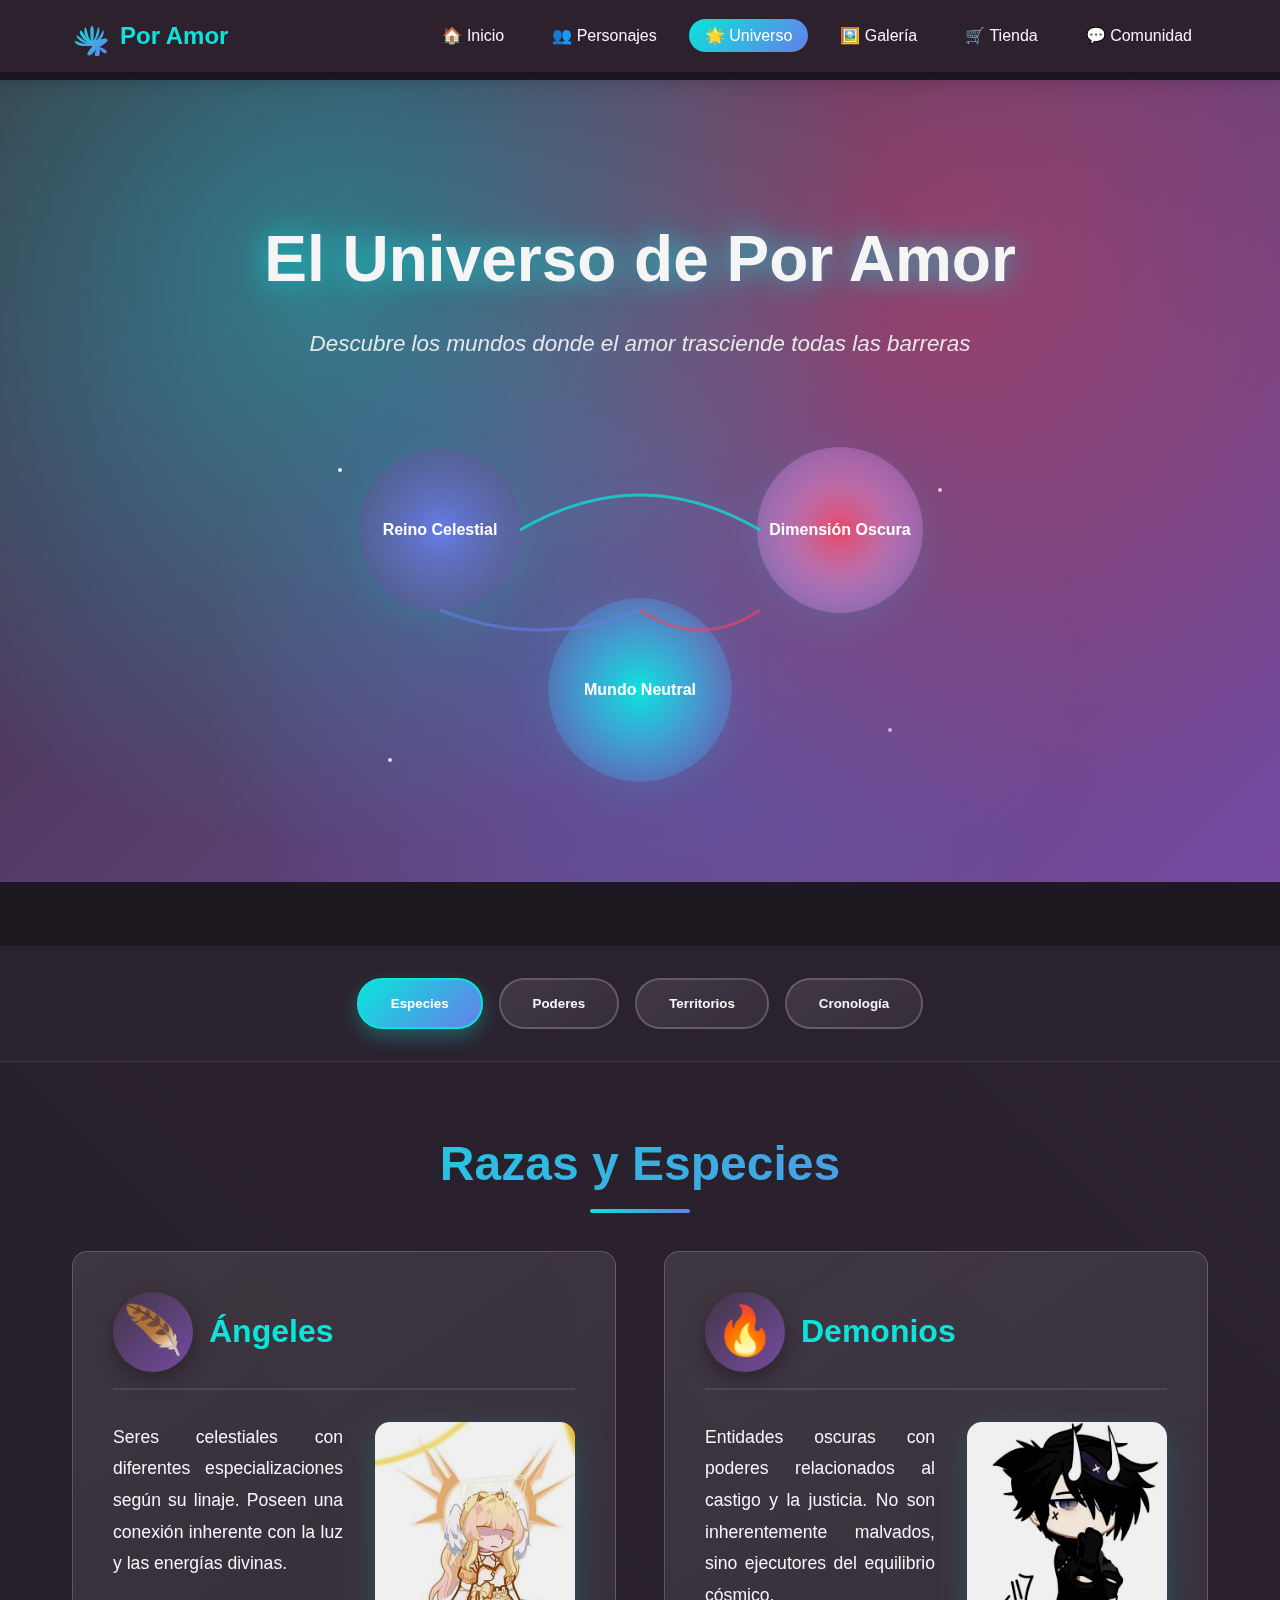
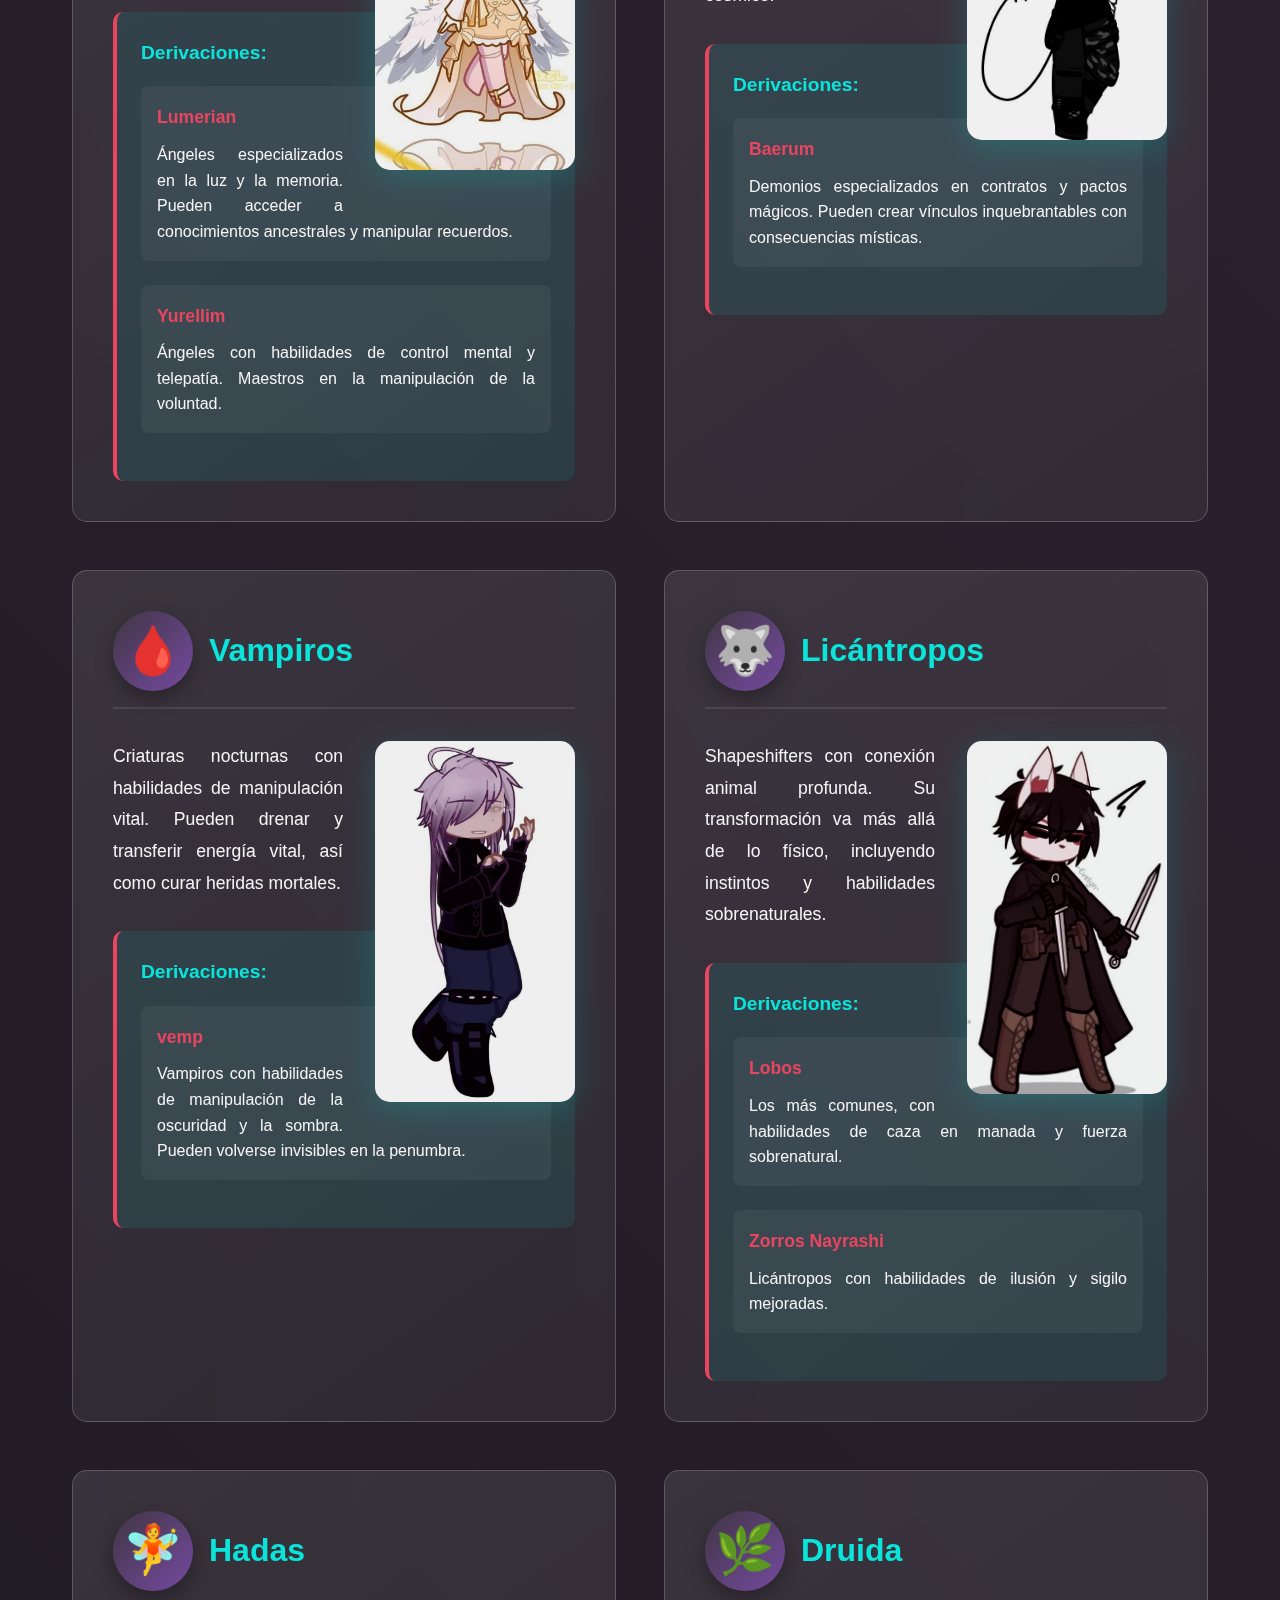
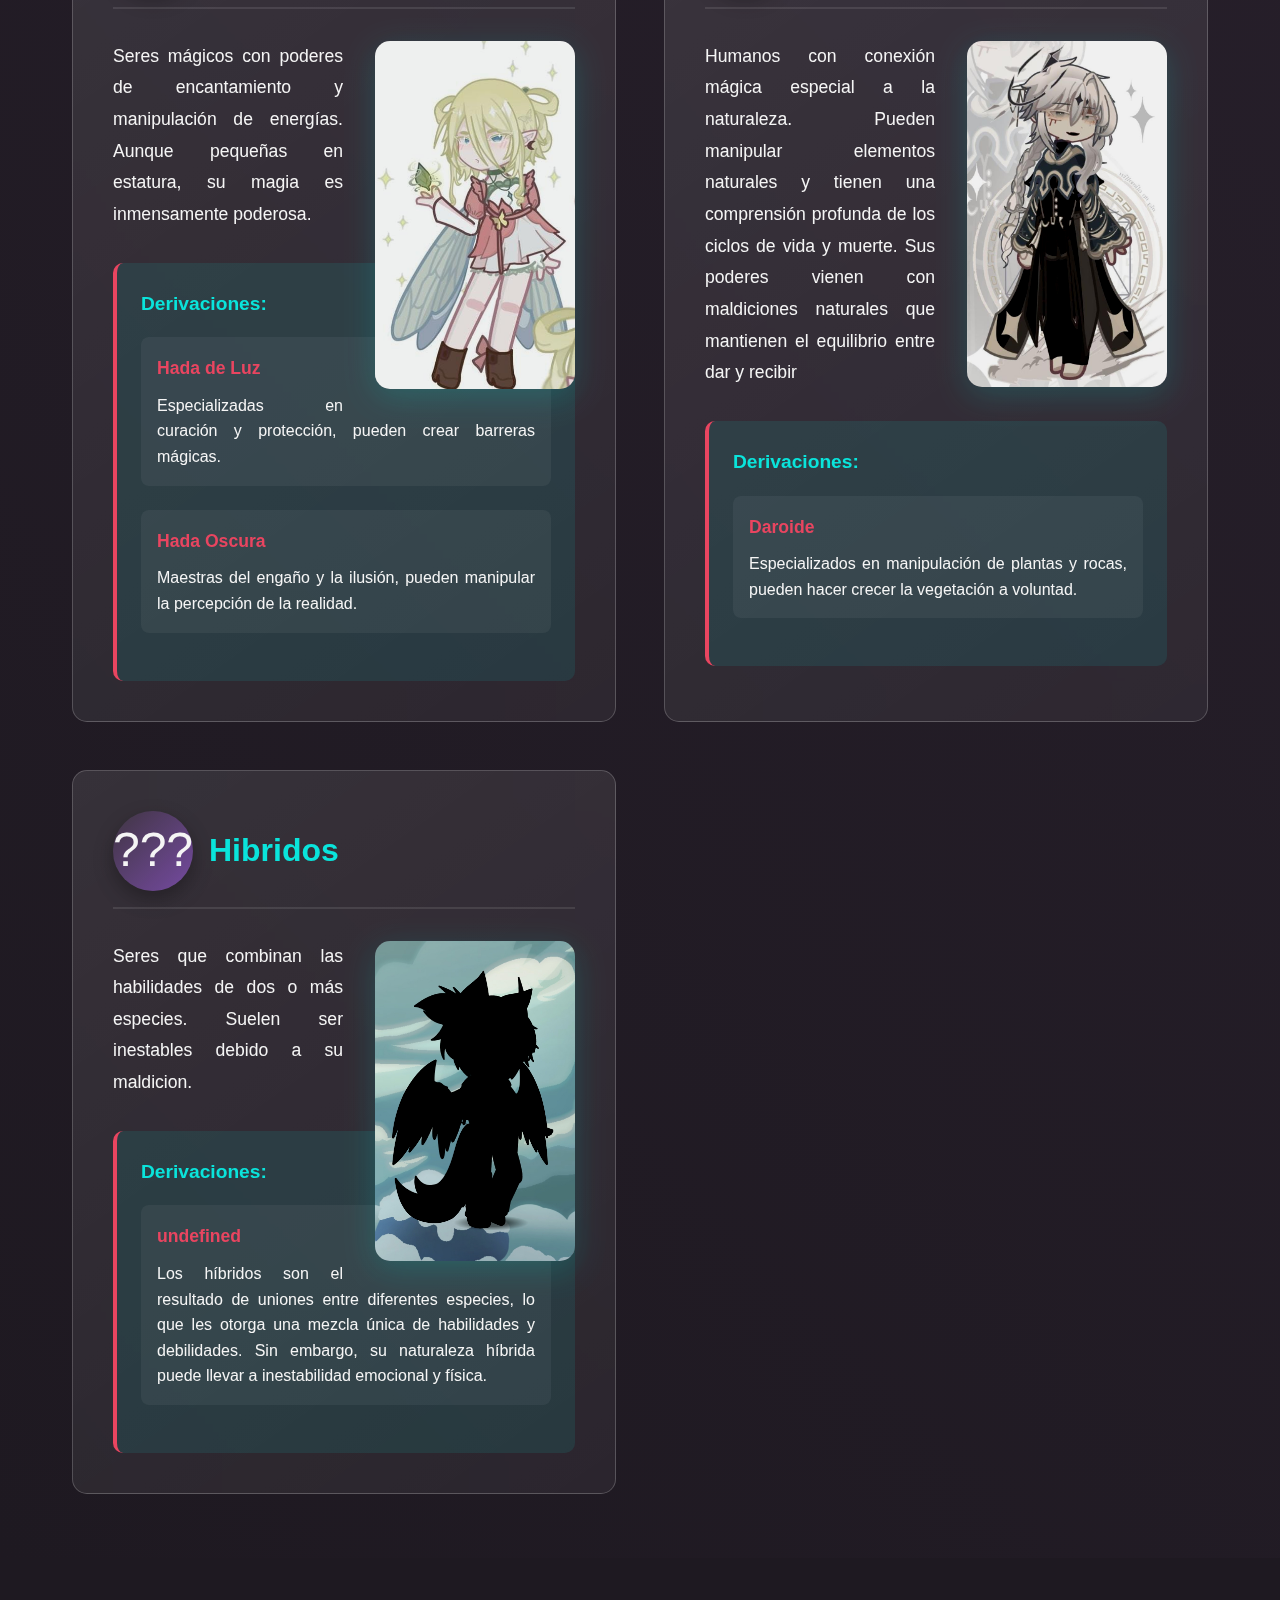
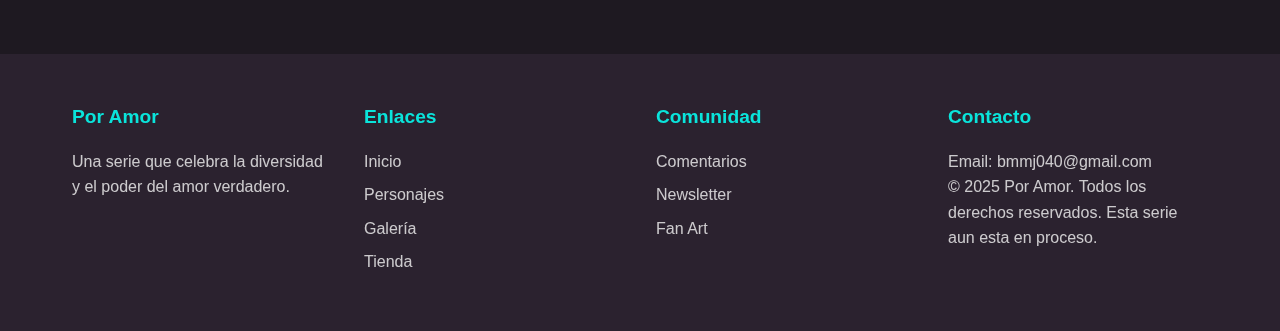
<file: PA3DW/universo.html>
<!DOCTYPE html>
<html lang="es">
<head>
    <meta charset="UTF-8">
    <meta name="viewport" content="width=device-width, initial-scale=1.0">
    <meta name="description" content="Explora el universo de Por Amor - Razas, especies, territorios y la magia que conecta todos los mundos">
    <meta name="keywords" content="universo por amor, razas fantásticas, ángeles, demonios, vampiros, licántropos, magia">
    <meta name="author" content="Por Amor Series">
    <meta property="og:title" content="Universo de Por Amor - Mundos y Especies">
    <meta property="og:description" content="Descubre los territorios mágicos y las especies que habitan el universo de Por Amor">
    <link rel="icon" type="image/svg+xml" href="favicon.svg">
    <title>Universo | Por Amor - Serie Fantástica</title>
    <link rel="stylesheet" href="styles.css">
    <link rel="stylesheet" href="universo.css">
</head>
<body>
    <!-- Navegación -->
    <nav class="navbar">
        <div class="nav-container">
            <div class="nav-logo">
                <svg width="40" height="40" viewBox="0 0 1024 1024" class="logo-svg">
                    <path d="M512.61 766.47c-191.73 0-382.35 23.79-446.14-114.4-21.3-46.15 156.87 53.84 302.12 65.37C269.82 673.22 142.26 612.89 111 502.09 97.46 454 325 655.19 382.14 669.37c-42.61-38.46-223.06-198.32-168.49-294.18 25.18-44.22 184 242.27 184 242.27s-134.75-248.84-58.1-324.95c31-30.76 67.78 276.88 141.38 344.17 0 0-35.83-382.63 30-380.71s51.32 244.19 32 384.55C630 519.4 645.53 315.59 672.64 288.67s69.72 153.82-63.91 332.64c77.47-13.46 197.54-299.95 203.35-251.88 19 155.67-86.61 229.3-86.61 229.3s175.74-67.84 186.11 19.23c6.47 54.31-207.88 177-207.88 177s236.58 74.27 179.29 147.78-172.37-98.59-172.37-98.59 32.38 249.22-98.71 193.42c-65.54-27.88 16.53-198.34 16.53-198.34s-154.71 242.63-228.73 153.37c-37.85-45.67 115.88-204.16 115.88-204.16z" fill="url(#logoGradient)"/>
                    <defs>
                        <linearGradient id="logoGradient" x1="0%" y1="0%" x2="100%" y2="100%">
                            <stop offset="0%" style="stop-color:#0ae4db"/>
                            <stop offset="100%" style="stop-color:#667eea"/>
                        </linearGradient>
                    </defs>
                </svg>
                <span>Por Amor</span>
            </div>
            <ul class="nav-menu">
                <li><a href="index.html" class="nav-link">🏠 Inicio</a></li>
                <li><a href="personajes.html" class="nav-link">👥 Personajes</a></li>
                <li><a href="universo.html" class="nav-link active">🌟 Universo</a></li>
                <li><a href="galeria.html" class="nav-link">🖼️ Galería</a></li>
                <li><a href="tienda.html" class="nav-link">🛒 Tienda</a></li>
                <li><a href="comentarios.html" class="nav-link">💬 Comunidad</a></li>
            </ul>
            <div class="nav-toggle" id="nav-toggle">
                <span></span>
                <span></span>
                <span></span>
            </div>
        </div>
    </nav>

    <!-- Fondo de partículas -->
    <div class="particles-bg"></div>

    <!-- Header del universo -->
    <header class="universe-hero">
        <div class="container">
            <h1 class="page-title">El Universo de Por Amor</h1>
            <p class="page-subtitle">Descubre los mundos donde el amor trasciende todas las barreras</p>
            
            <!-- SVG personalizado del universo -->
            <div class="universe-visual">
                <svg class="universe-svg" viewBox="0 0 800 400" xmlns="http://www.w3.org/2000/svg" id="universe-map">
                    <defs>
                        <radialGradient id="celestialGrad" cx="50%" cy="50%" r="50%">
                            <stop offset="0%" style="stop-color:#667eea;stop-opacity:1" />
                            <stop offset="100%" style="stop-color:#764ba2;stop-opacity:0.3" />
                        </radialGradient>
                        <radialGradient id="demonGrad" cx="50%" cy="50%" r="50%">
                            <stop offset="0%" style="stop-color:#e94560;stop-opacity:1" />
                            <stop offset="100%" style="stop-color:#f093fb;stop-opacity:0.3" />
                        </radialGradient>
                        <radialGradient id="neutralGrad" cx="50%" cy="50%" r="50%">
                            <stop offset="0%" style="stop-color:#0ae4db;stop-opacity:1" />
                            <stop offset="100%" style="stop-color:#4facfe;stop-opacity:0.3" />
                        </radialGradient>
                    </defs>
                    
                    <!-- Reino Celestial -->
                    <circle cx="200" cy="120" r="80" fill="url(#celestialGrad)" class="realm-circle celestial" data-realm="celestial">
                        <animate attributeName="r" values="80;85;80" dur="4s" repeatCount="indefinite"/>
                    </circle>
                    <text x="200" y="125" text-anchor="middle" fill="white" font-size="16" font-weight="bold" pointer-events="none">Reino Celestial</text>
                    
                    <!-- Dimensión Demoníaca -->
                    <circle cx="600" cy="120" r="80" fill="url(#demonGrad)" class="realm-circle demonic" data-realm="demonic">
                        <animate attributeName="r" values="80;85;80" dur="3s" repeatCount="indefinite"/>
                    </circle>
                    <text x="600" y="125" text-anchor="middle" fill="white" font-size="16" font-weight="bold" pointer-events="none">Dimensión Oscura</text>
                    
                    <!-- Mundo Neutral -->
                    <circle cx="400" cy="280" r="90" fill="url(#neutralGrad)" class="realm-circle neutral" data-realm="neutral">
                        <animate attributeName="r" values="90;95;90" dur="5s" repeatCount="indefinite"/>
                    </circle>
                    <text x="400" y="285" text-anchor="middle" fill="white" font-size="16" font-weight="bold" pointer-events="none">Mundo Neutral</text>
                    
                    <!-- Conexiones -->
                    <path d="M 280 120 Q 400 50 520 120" stroke="#0ae4db" stroke-width="3" fill="none" opacity="0.6" class="realm-connection">
                        <animate attributeName="opacity" values="0.3;0.8;0.3" dur="2s" repeatCount="indefinite"/>
                    </path>
                    <path d="M 200 200 Q 300 240 400 200" stroke="#667eea" stroke-width="3" fill="none" opacity="0.6" class="realm-connection">
                        <animate attributeName="opacity" values="0.3;0.8;0.3" dur="3s" repeatCount="indefinite"/>
                    </path>
                    <path d="M 520 200 Q 460 240 400 200" stroke="#e94560" stroke-width="3" fill="none" opacity="0.6" class="realm-connection">
                        <animate attributeName="opacity" values="0.3;0.8;0.3" dur="2.5s" repeatCount="indefinite"/>
                    </path>
                    
                    <!-- Estrellas decorativas -->
                    <g class="stars">
                        <circle cx="100" cy="60" r="2" fill="white" opacity="0.8">
                            <animate attributeName="opacity" values="0.3;1;0.3" dur="2s" repeatCount="indefinite"/>
                        </circle>
                        <circle cx="700" cy="80" r="2" fill="white" opacity="0.8">
                            <animate attributeName="opacity" values="0.3;1;0.3" dur="3s" repeatCount="indefinite"/>
                        </circle>
                        <circle cx="150" cy="350" r="2" fill="white" opacity="0.8">
                            <animate attributeName="opacity" values="0.3;1;0.3" dur="2.5s" repeatCount="indefinite"/>
                        </circle>
                        <circle cx="650" cy="320" r="2" fill="white" opacity="0.8">
                            <animate attributeName="opacity" values="0.3;1;0.3" dur="4s" repeatCount="indefinite"/>
                        </circle>
                    </g>
                </svg>
                
                <!-- Panel de información del reino -->
                <div class="realm-info" id="realm-info" style="display: none;">
                    <h3 id="realm-title">Reino</h3>
                    <p id="realm-description">Descripción del reino seleccionado</p>
                    <div class="realm-inhabitants" id="realm-inhabitants"></div>
                </div>
            </div>
        </div>
    </header>

    <!-- Contenido principal -->
    <main class="universe-content">
        <!-- Selector de vista del universo -->
        <section class="universe-controls">
            <div class="container">
                <div class="view-selector" id="view-selector">
                    <button class="view-btn active" data-view="species">Especies</button>
                    <button class="view-btn" data-view="powers">Poderes</button>
                    <button class="view-btn" data-view="territories">Territorios</button>
                    <button class="view-btn" data-view="timeline">Cronología</button>
                </div>
            </div>
        </section>

        <!-- Vista de especies -->
        <section class="species-section view-section active" id="species-view">
            <div class="container">
                <h2 class="section-title">Razas y Especies</h2>
                <div class="species-grid" id="species-grid">
                    <!-- Las especies se cargarán dinámicamente -->
                </div>
            </div>
        </section>

        <!-- Vista de poderes -->
        <section class="powers-section view-section" id="powers-view">
            <div class="container">
                <h2 class="section-title">Sistema de Poderes</h2>
                <div class="powers-explanation">
                    <p>En el universo de Por Amor, cada especie posee habilidades únicas que definen su rol en el ecosistema mágico. Los poderes no solo determinan las capacidades de combate, sino también las interacciones sociales y emocionales entre las diferentes razas.</p>
                </div>
                <div class="table-container">
                    <table class="powers-table" id="powers-table">
                        <thead>
                            <tr>
                                <th>Especie</th>
                                <th>Poder Principal</th>
                                <th>Habilidades Secundarias</th>
                                <th>Limitaciones</th>
                                <th>Origen</th>
                            </tr>
                        </thead>
                        <tbody id="powers-tbody">
                            <!-- Los poderes se cargarán dinámicamente -->
                        </tbody>
                    </table>
                </div>
            </div>
        </section>

        <!-- Vista de territorios -->
        <section class="territories-section view-section" id="territories-view">
            <div class="container">
                <h2 class="section-title">Territorios y Dimensiones</h2>
                <div class="territory-map">
                    <figure>
                        <svg class="full-map" viewBox="0 0 1000 600" id="full-territory-map">
                            <!-- Mapa detallado de territorios -->
                            <rect width="1000" height="600" fill="url(#mapBackground)"/>
                            <defs>
                                <linearGradient id="mapBackground" x1="0%" y1="0%" x2="100%" y2="100%">
                                    <stop offset="0%" style="stop-color:#1e1921"/>
                                    <stop offset="50%" style="stop-color:#2b222f"/>
                                    <stop offset="100%" style="stop-color:#26476f"/>
                                </linearGradient>
                            </defs>
                            
                            <!-- Territorios principales -->
                            <polygon points="100,100 300,50 400,150 250,250" fill="url(#celestialGrad)" class="territory-zone" data-territory="celestial" opacity="0.8"/>
                            <polygon points="600,50 900,100 850,250 550,200" fill="url(#demonGrad)" class="territory-zone" data-territory="demonic" opacity="0.8"/>
                            <polygon points="50,300 200,400 100,550 50,450" fill="#ff6b6b" class="territory-zone" data-territory="vampire" opacity="0.8"/>
                            <polygon points="800,350 950,400 900,550 750,500" fill="#0ae4db" class="territory-zone" data-territory="lycan" opacity="0.8"/>
                            <circle cx="500" cy="350" r="100" fill="url(#neutralGrad)" class="territory-zone" data-territory="neutral" opacity="0.8"/>
                            
                            <!-- Etiquetas de territorios -->
                            <text x="250" y="150" text-anchor="middle" fill="white" font-size="18" font-weight="bold">Reino Celestial</text>
                            <text x="750" y="150" text-anchor="middle" fill="white" font-size="18" font-weight="bold">Dimensión Oscura</text>
                            <text x="125" y="400" text-anchor="middle" fill="white" font-size="16" font-weight="bold">Reino Nocturno</text>
                            <text x="850" y="450" text-anchor="middle" fill="white" font-size="16" font-weight="bold">Bosques Salvajes</text>
                            <text x="500" y="355" text-anchor="middle" fill="white" font-size="20" font-weight="bold">Mundo Neutral</text>
                        </svg>
                        <figcaption>Mapa de los territorios de Por Amor</figcaption>
                    </figure>
                </div>
                
                <div class="territory-descriptions" id="territory-descriptions">
                    <!-- Descripciones de territorios se cargarán dinámicamente -->
                </div>
            </div>
        </section>

        <!-- Vista de cronología -->
        <section class="timeline-section view-section" id="timeline-view">
            <div class="container">
                <h2 class="section-title">Cronología del Universo</h2> <!-- es muy general, proximamente mas detalles-->
                <div class="timeline" id="timeline">
                    <!-- La cronología cargar dinámicamente -->
                </div>
            </div>
        </section>
    </main>

    <!-- Footer -->
    <footer class="footer">
        <div class="container">
            <div class="footer-content">
                <div class="footer-section">
                    <h4>Por Amor</h4>
                    <p>Una serie que celebra la diversidad y el poder del amor verdadero.</p>
                </div>
                <div class="footer-section">
                    <h4>Enlaces</h4>
                    <ul>
                        <li><a href="index.html">Inicio</a></li>
                        <li><a href="personajes.html">Personajes</a></li>
                        <li><a href="galeria.html">Galería</a></li>
                        <li><a href="tienda.html">Tienda</a></li>
                    </ul>
                </div>
                <div class="footer-section">
                    <h4>Comunidad</h4>
                    <ul>
                        <li><a href="comentarios.html">Comentarios</a></li>
                        <li><a href="#" id="newsletter-link">Newsletter</a></li>
                        <li><a href="#" id="fan-art-link">Fan Art</a></li>
                    </ul>
                </div>
                <div class="footer-section">
                    <h4>Contacto</h4>
                    <p>Email: bmmj040@gmail.com</p>
                    <p>© 2025 Por Amor. Todos los derechos reservados. Esta serie aun esta en proceso.</p>
                </div>
            </div>
        </div>
    </footer>

    <!-- Scripts -->
    <script src="js/utils.js"></script>
    <script src="js/storage.js"></script>
    <script>
        // Datos del universo
        const universeData = {
            species: [
                {
                    id: 'angels',
                    name: 'Ángeles',
                    icon: '🪶',
                    description: 'Seres celestiales con diferentes especializaciones según su linaje. Poseen una conexión inherente con la luz y las energías divinas.',
                    subspecies: [
                        { name: 'Lumerian', description: 'Ángeles especializados en la luz y la memoria. Pueden acceder a conocimientos ancestrales y manipular recuerdos.' },
                        { name: 'Yurellim', description: 'Ángeles con habilidades de control mental y telepatía. Maestros en la manipulación de la voluntad.' }
                    ],
                    image: 'img/angel.jpg'
                },
                {
                    id: 'demons',
                    name: 'Demonios',
                    icon: '🔥',
                    description: 'Entidades oscuras con poderes relacionados al castigo y la justicia. No son inherentemente malvados, sino ejecutores del equilibrio cósmico.',
                    subspecies: [
                        { name: 'Baerum', description: 'Demonios especializados en contratos y pactos mágicos. Pueden crear vínculos inquebrantables con consecuencias místicas.' }
                    ],
                    image: 'img/demon.jpg'
                },
                {
                    id: 'vampires',
                    name: 'Vampiros',
                    icon: '🩸',
                    description: 'Criaturas nocturnas con habilidades de manipulación vital. Pueden drenar y transferir energía vital, así como curar heridas mortales.',
                    subspecies: [
                        { name: 'vemp', description: 'Vampiros con habilidades de manipulación de la oscuridad y la sombra. Pueden volverse invisibles en la penumbra.' },
                    ],
                    image: 'img/vampiro.jpg'
                },
                {
                    id: 'lycans',
                    name: 'Licántropos',
                    icon: '🐺',
                    description: 'Shapeshifters con conexión animal profunda. Su transformación va más allá de lo físico, incluyendo instintos y habilidades sobrenaturales.',
                    subspecies: [
                        { name: 'Lobos', description: 'Los más comunes, con habilidades de caza en manada y fuerza sobrenatural.' },
                        { name: 'Zorros Nayrashi', description: 'Licántropos con habilidades de ilusión y sigilo mejoradas.' }
                    ],
                    image: 'img/licantropo.jpg'
                },
                {
                    id: 'hada',
                    name: 'Hadas',
                    icon: '🧚',
                    description: 'Seres mágicos con poderes de encantamiento y manipulación de energías. Aunque pequeñas en estatura, su magia es inmensamente poderosa.',
                    subspecies: [
                        { name: 'Hada de Luz', description: 'Especializadas en curación y protección, pueden crear barreras mágicas.' },
                        { name: 'Hada Oscura', description: 'Maestras del engaño y la ilusión, pueden manipular la percepción de la realidad.' }
                    ],
                    image: 'img/hada.jpg'
                },
                {
                    id: 'druidas',
                    name: 'Druida',
                    icon: '🌿',
                    description: 'Humanos con conexión mágica especial a la naturaleza. Pueden manipular elementos naturales y tienen una comprensión profunda de los ciclos de vida y muerte. Sus poderes vienen con maldiciones naturales que mantienen el equilibrio entre dar y recibir',
                    subspecies: [
                        { name: 'Daroide', description: 'Especializados en manipulación de plantas y rocas, pueden hacer crecer la vegetación a voluntad.' },                    ],
                    image: 'img/druida.jpg'
                },
                {
                    id : 'Hybrids',
                    name: 'Hibridos',
                    icon: '???',
                    description: 'Seres que combinan las habilidades de dos o más especies. Suelen ser inestables debido a su maldicion.',
                    subspecies: [ {error: '⚠️', 
                    description: 'Los híbridos son el resultado de uniones entre diferentes especies, lo que les otorga una mezcla única de habilidades y debilidades. Sin embargo, su naturaleza híbrida puede llevar a inestabilidad emocional y física.'}
                    ],
                    image: 'img/hibrido.jpg'
                },
            ],
            
            powers: [
                { species: 'Ángeles', primary: 'Manipulación de Luz', secondary: 'Memoria, Telepatía', limitations: 'Debilidad en oscuridad', origin: 'Reino Celestial' },
                { species: 'Demonios', primary: 'Contratos Mágicos', secondary: 'Castigo, Justicia', limitations: 'Vínculos restrictivos', origin: 'Dimensión Oscura' },
                { species: 'Vampiros', primary: 'Manipulación Vital', secondary: 'Velocidad, Curación', limitations: 'Luz solar, sed', origin: 'Reino Nocturno' },
                { species: 'Licántropos', primary: 'Transformación', secondary: 'Fuerza, Instintos', limitations: 'Control emocional', origin: 'Bosques Salvajes' },
                { species: 'Híbridos', primary: 'Poderes Combinados', secondary: 'Adaptabilidad', limitations: 'Inestabilidad', origin: 'Mundo Neutral' },
                { species: 'Hadas', primary: 'Encantamiento', secondary: 'Manipulación de Energías', limitations: 'Vulnerabilidad a hierro', origin: 'Reino de las Hadas' },
                { species: 'Druida', primary: 'Conexión con la Naturaleza', secondary: 'Manipulación de Elementos', limitations: 'Dependencia del entorno natural', origin: 'Bosques Sagrados' }
            ],
            
            territories: [
                {
                    name: 'Reino Celestial',
                    id: 'celestial',
                    description: 'Un reino de luz eterna donde residen los ángeles. Las estructuras flotan en el aire y la energía divina impregna cada rincón.',
                    inhabitants: 'Ángeles Lumerian y Yurellim',
                    characteristics: 'Gravedad reducida, luz constante, energía curativa'
                },
                {
                    name: 'Dimensión Oscura',
                    id: 'demonic',
                    description: 'No es un lugar de maldad, sino de justicia absoluta. Aquí los demonios mantienen el equilibrio cósmico.',
                    inhabitants: 'Demonios Baerum y otras castas',
                    characteristics: 'Realidad maleable, contratos visibles, justicia automática'
                },
                {
                    name: 'Reino Nocturno',
                    id: 'vampire',
                    description: 'Un territorio de noche perpetua donde los vampiros han creado una sociedad sofisticada.',
                    inhabitants: 'Vampiros de diferentes linajes',
                    characteristics: 'Noche eterna, arquitectura gótica, energía vital concentrada'
                },
                {
                    name: 'Bosques Salvajes',
                    id: 'lycan',
                    description: 'Vastos bosques donde la naturaleza salvaje reina suprema y los licántropos viven en armonía con el entorno.',
                    inhabitants: 'Licántropos lobos y zorros',
                    characteristics: 'Naturaleza intacta, instintos potenciados, conexión animal'
                },
                {
                    name: 'Mundo Neutral',
                    id: 'neutral',
                    description: 'El punto de encuentro entre todas las dimensiones, donde las diferentes especies pueden coexistir.',
                    inhabitants: 'Todas las especies, híbridos',
                    characteristics: 'Magia estable, todas las razas, centro de comercio'
                }
            ],
            
            timeline: [
                { year: 'Era Primordial', event: 'Creación de las Dimensiones', description: 'Los reinos celestial y demoníaco se separan, creando el equilibrio fundamental.' },
                { year: 'Era Antigua', event: 'Aparición de Vampiros y Licántropos', description: 'Las primeras criaturas nocturnas y shapeshifters emergen del mundo neutral.' },
                { year: 'Era de los Híbridos', event: 'Primeros Cruces entre Especies', description: 'El amor trasciende las barreras raciales, dando origen a los primeros híbridos.' },
                { year: 'Era Moderna', event: 'La Historia de Por Amor', description: 'Los eventos actuales de la serie, donde cinco jóvenes cambiarán el destino de todos los mundos.' }
            ]
        };

        // Información de los reinos
        const realmData = {
            celestial: {
                title: 'Reino Celestial',
                description: 'Un reino de luz eterna donde residen los ángeles. Las estructuras flotan en el aire y la energía divina impregna cada rincón.',
                inhabitants: 'Ángeles Lumerian y Yurellim, seres de luz pura'
            },
            demonic: {
                title: 'Dimensión Oscura',
                description: 'No es un lugar de maldad, sino de justicia absoluta. Aquí los demonios mantienen el equilibrio cósmico.',
                inhabitants: 'Demonios Baerum y otras castas de justicieros'
            },
            neutral: {
                title: 'Mundo Neutral',
                description: 'El punto de encuentro entre todas las dimensiones, donde las diferentes especies pueden coexistir en armonía.',
                inhabitants: 'Todas las especies, híbridos y seres en transición'
            }
        };

        // Inicializar página del universo
        document.addEventListener('DOMContentLoaded', function() {
            initializeUniversePage();
        });

        function initializeUniversePage() {
            // Inicializar vista por defecto
            showView('species');
            
            // Event listeners para el mapa del universo
            const realmCircles = document.querySelectorAll('.realm-circle');
            realmCircles.forEach(circle => {
                circle.addEventListener('click', function() {
                    const realm = this.getAttribute('data-realm');
                    showRealmInfo(realm);
                });
                
                circle.addEventListener('mouseenter', function() {
                    this.style.filter = 'brightness(1.3)';
                });
                
                circle.addEventListener('mouseleave', function() {
                    this.style.filter = 'brightness(1)';
                });
            });

            // Event listeners para el selector de vista
            const viewButtons = document.querySelectorAll('.view-btn');
            viewButtons.forEach(button => {
                button.addEventListener('click', function() {
                    const view = this.getAttribute('data-view');
                    
                    // Actualizar botones activos
                    viewButtons.forEach(btn => btn.classList.remove('active'));
                    this.classList.add('active');
                    
                    // Mostrar vista
                    showView(view);
                });
            });

            // Event listeners para territorios en el mapa completo
            document.addEventListener('click', function(e) {
                if (e.target.classList.contains('territory-zone')) {
                    const territory = e.target.getAttribute('data-territory');
                    showTerritoryDetails(territory);
                }
            });
        }

        function showRealmInfo(realm) {
            const realmInfo = document.getElementById('realm-info');
            const data = realmData[realm];
            
            if (data) {
                document.getElementById('realm-title').textContent = data.title;
                document.getElementById('realm-description').textContent = data.description;
                document.getElementById('realm-inhabitants').innerHTML = `<strong>Habitantes:</strong> ${data.inhabitants}`;
                
                realmInfo.style.display = 'block';
                
                // Ocultar después de 5 segundos
                setTimeout(() => {
                    realmInfo.style.display = 'none';
                }, 5000);
            }
        }

        function showView(viewName) {
            // Ocultar todas las vistas
            const sections = document.querySelectorAll('.view-section');
            sections.forEach(section => section.classList.remove('active'));
            
            // Mostrar vista seleccionada
            const targetSection = document.getElementById(`${viewName}-view`);
            if (targetSection) {
                targetSection.classList.add('active');
                
                // Cargar contenido específico
                switch(viewName) {
                    case 'species':
                        loadSpecies();
                        break;
                    case 'powers':
                        loadPowers();
                        break;
                    case 'territories':
                        loadTerritories();
                        break;
                    case 'timeline':
                        loadTimeline();
                        break;
                }
            }
        }

        function loadSpecies() {
            const container = document.getElementById('species-grid');
            container.innerHTML = '';
            
            universeData.species.forEach(species => {
                const speciesCard = document.createElement('article');
                speciesCard.className = 'species-card';
                speciesCard.setAttribute('data-species', species.id);
                
                speciesCard.innerHTML = `
                    <div class="species-header">
                        <div class="species-icon">${species.icon}</div>
                        <h3>${species.name}</h3>
                    </div>
                    <div class="species-image">
                        <img src="${species.image}" alt="${species.name}" class="species-img" loading="lazy">
                    </div>
                    <div class="species-description">
                        <p>${species.description}</p>
                        ${species.subspecies.length > 0 ? `
                            <div class="subspecies">
                                <h4>Derivaciones:</h4>
                                ${species.subspecies.map(sub => `
                                    <div class="subspecies-item">
                                        <h5>${sub.name}</h5>
                                        <p>${sub.description}</p>
                                    </div>
                                `).join('')}
                            </div>
                        ` : ''}
                    </div>
                `;
                
                container.appendChild(speciesCard);
            });
        }

        function loadPowers() {
            const tbody = document.getElementById('powers-tbody');
            tbody.innerHTML = '';
            
            universeData.powers.forEach((power, index) => {
                const row = document.createElement('tr');
                row.className = getRowClass(power.species);
                row.innerHTML = `
                    <td>${power.species}</td>
                    <td>${power.primary}</td>
                    <td>${power.secondary}</td>
                    <td>${power.limitations}</td>
                    <td>${power.origin}</td>
                `;
                tbody.appendChild(row);
            });
        }

        function loadTerritories() {
            const container = document.getElementById('territory-descriptions');
            container.innerHTML = '';
            
            universeData.territories.forEach(territory => {
                const territoryCard = document.createElement('div');
                territoryCard.className = 'territory-card';
                territoryCard.innerHTML = `
                    <h3>${territory.name}</h3>
                    <p>${territory.description}</p>
                    <p><strong>Habitantes:</strong> ${territory.inhabitants}</p>
                    <p><strong>Características:</strong> ${territory.characteristics}</p>
                `;
                container.appendChild(territoryCard);
            });
        }

        function loadTimeline() {
            const container = document.getElementById('timeline');
            container.innerHTML = '';
            
            universeData.timeline.forEach((event, index) => {
                const timelineItem = document.createElement('div');
                timelineItem.className = 'timeline-item';
                timelineItem.innerHTML = `
                    <div class="timeline-marker"></div>
                    <div class="timeline-content">
                        <h3>${event.year}</h3>
                        <h4>${event.event}</h4>
                        <p>${event.description}</p>
                    </div>
                `;
                container.appendChild(timelineItem);
            });
        }

        function getRowClass(species) {
            const classMap = {
                'Ángeles': 'angel-row',
                'Demonios': 'demon-row',
                'Vampiros': 'vampire-row',
                'Licántropos': 'lycan-row',
                'Híbridos': 'hybrid-row'
            };
            return classMap[species] || '';
        }

        function showTerritoryDetails(territoryId) {
            const territory = universeData.territories.find(t => t.id === territoryId);
            if (territory) {
                alert(`${territory.name}\n\n${territory.description}\n\nHabitantes: ${territory.inhabitants}`);
            }
        }
    </script>
</body>
</html>
</file>
<file: PA3DW/comentarios.css>
/* Header de comunidad */
.community-hero {
    background: var(--gradiente-1);
    padding: 8rem 2rem 4rem;
    text-align: center;
    margin-top: 80px;
    position: relative;
    overflow: hidden;
}

.community-hero::before {
    content: '';
    position: absolute;
    top: 0;
    left: 0;
    right: 0;
    bottom: 0;
    background: 
        radial-gradient(circle at 20% 80%, rgba(14, 228, 219, 0.4) 0%, transparent 50%),
        radial-gradient(circle at 80% 20%, rgba(233, 69, 96, 0.4) 0%, transparent 50%),
        radial-gradient(circle at 50% 50%, rgba(102, 126, 234, 0.3) 0%, transparent 60%);
    animation: communityGlow 15s ease-in-out infinite alternate;
}

@keyframes communityGlow {
    0% { 
        opacity: 0.7; 
        transform: scale(1) rotate(-2deg); 
    }
    100% { 
        opacity: 1; 
        transform: scale(1.1) rotate(2deg); 
    }
}

/* Estadísticas de la comunidad */
.community-stats {
    padding: 3rem 0;
    background: var(--color-principal);
    border-bottom: 1px solid rgba(255,255,255,0.1);
}

.stats-grid {
    display: grid;
    grid-template-columns: repeat(auto-fit, minmax(200px, 1fr));
    gap: 2rem;
}

.stat-card {
    background: linear-gradient(145deg, rgba(255,255,255,0.1) 0%, rgba(255,255,255,0.05) 100%);
    backdrop-filter: blur(15px);
    border: 1px solid rgba(255,255,255,0.2);
    border-radius: var(--radio-borde);
    padding: 2rem;
    text-align: center;
    transition: var(--transicion);
    position: relative;
    overflow: hidden;
}

.stat-card::before {
    content: '';
    position: absolute;
    top: -50%;
    left: -50%;
    width: 200%;
    height: 200%;
    background: linear-gradient(45deg, transparent, rgba(14, 228, 219, 0.1), transparent);
    transform: rotate(45deg);
    transition: var(--transicion);
    opacity: 0;
}

.stat-card:hover::before {
    animation: shimmer 2s ease-in-out;
    opacity: 1;
}

.stat-card:hover {
    transform: translateY(-10px);
    box-shadow: 0 20px 40px rgba(14, 228, 219, 0.2);
    border-color: var(--color-destacado);
}

.stat-card h3 {
    font-size: 3rem;
    color: var(--color-destacado);
    font-weight: 900;
    margin-bottom: 0.5rem;
    text-shadow: 0 0 20px rgba(14, 228, 219, 0.5);
}

.stat-card p {
    color: var(--color-claro);
    font-size: 1rem;
    font-weight: 600;
    text-transform: uppercase;
    letter-spacing: 1px;
}

/* Formulario de reseña */
.review-form-section {
    padding: 4rem 0;
    background: linear-gradient(45deg, var(--color-fondo), var(--color-principal));
}

.form-container {
    max-width: 800px;
    margin: 0 auto;
}

.review-form {
    background: linear-gradient(145deg, rgba(255,255,255,0.1) 0%, rgba(255,255,255,0.05) 100%);
    backdrop-filter: blur(15px);
    border: 1px solid rgba(255,255,255,0.2);
    border-radius: var(--radio-borde);
    padding: 3rem;
    box-shadow: var(--sombra-card);
}

.form-header {
    display: grid;
    grid-template-columns: 1fr 1fr;
    gap: 2rem;
    margin-bottom: 2rem;
}

.rating-section {
    background: rgba(14, 228, 219, 0.1);
    border: 1px solid rgba(14, 228, 219, 0.3);
    border-radius: var(--radio-borde);
    padding: 2rem;
    margin-bottom: 2rem;
    text-align: center;
}

.rating-label {
    display: block;
    color: var(--color-destacado);
    font-weight: 700;
    font-size: 1.2rem;
    margin-bottom: 1rem;
}

.star-rating {
    display: flex;
    justify-content: center;
    gap: 0.5rem;
    margin-bottom: 1rem;
}

.star-rating .star {
    font-size: 3rem;
    color: #333;
    cursor: pointer;
    transition: var(--transicion);
    user-select: none;
}

.star-rating .star:hover,
.star-rating .star.active {
    color: #ffd700;
    transform: scale(1.2);
    text-shadow: 0 0 20px rgba(255, 215, 0, 0.8);
}

.star-rating .star.active {
    animation: starGlow 0.5s ease-out;
}

@keyframes starGlow {
    0% { transform: scale(1); }
    50% { transform: scale(1.3); }
    100% { transform: scale(1.2); }
}

.rating-text {
    color: var(--color-destacado);
    font-weight: 600;
    font-size: 1.1rem;
    display: block;
    margin-top: 1rem;
}

.character-count {
    text-align: right;
    font-size: 0.8rem;
    color: #999;
    margin-top: 0.5rem;
}

.character-count.warning {
    color: var(--color-acento);
}

.character-count.danger {
    color: #ff4757;
    font-weight: bold;
}

/* Controles de reseñas */
.reviews-controls {
    padding: 2rem 0;
    background: var(--color-principal);
    border-bottom: 1px solid rgba(255,255,255,0.1);
}

.controls-wrapper {
    display: flex;
    justify-content: space-between;
    align-items: center;
    margin-bottom: 2rem;
    flex-wrap: wrap;
    gap: 2rem;
}

.filter-controls {
    display: flex;
    flex-wrap: wrap;
    gap: 1rem;
}

.filter-buttons {
    display: flex;
    gap: 0.5rem;
    flex-wrap: wrap;
}

.filter-btn {
    background: linear-gradient(145deg, rgba(255,255,255,0.1) 0%, rgba(255,255,255,0.05) 100%);
    border: 2px solid rgba(255,255,255,0.2);
    color: var(--color-claro);
    padding: 0.8rem 1.5rem;
    border-radius: 25px;
    cursor: pointer;
    transition: var(--transicion);
    font-weight: 600;
    font-size: 0.9rem;
    backdrop-filter: blur(10px);
    white-space: nowrap;
}

.filter-btn:hover {
    border-color: var(--color-destacado);
    background: rgba(14, 228, 219, 0.2);
    transform: translateY(-2px);
}

.filter-btn.active {
    background: var(--gradiente-3);
    border-color: var(--color-destacado);
    color: white;
    box-shadow: 0 8px 20px rgba(14, 228, 219, 0.3);
}

.sort-controls {
    display: flex;
    align-items: center;
    gap: 1rem;
}

.sort-select {
    background: linear-gradient(145deg, rgba(255,255,255,0.1) 0%, rgba(255,255,255,0.05) 100%);
    border: 2px solid rgba(255,255,255,0.2);
    color: var(--color-claro);
    padding: 0.8rem 1rem;
    border-radius: 10px;
    backdrop-filter: blur(10px);
    cursor: pointer;
    transition: var(--transicion);
    min-width: 150px;
}

.sort-select:focus {
    outline: none;
    border-color: var(--color-destacado);
    box-shadow: 0 0 0 3px rgba(14, 228, 219, 0.2);
}

/* Lista de reseñas */
.reviews-section {
    padding: 4rem 0;
    background: var(--color-fondo);
    min-height: 100vh;
}

.reviews-header {
    display: flex;
    justify-content: space-between;
    align-items: center;
    margin-bottom: 3rem;
    flex-wrap: wrap;
    gap: 1rem;
}

.reviews-count {
    color: var(--color-destacado);
    font-weight: 600;
    font-size: 1.1rem;
}

.reviews-list {
    display: grid;
    gap: 2rem;
    margin-bottom: 3rem;
}

.review-card {
    background: linear-gradient(145deg, rgba(255,255,255,0.1) 0%, rgba(255,255,255,0.05) 100%);
    backdrop-filter: blur(15px);
    border: 1px solid rgba(255,255,255,0.2);
    border-radius: var(--radio-borde);
    padding: 2.5rem;
    transition: var(--transicion);
    position: relative;
    overflow: hidden;
    animation: fadeInUp 0.6s ease-out;
}

.review-card:hover {
    transform: translateY(-8px);
    box-shadow: 0 20px 40px rgba(14, 228, 219, 0.2);
    border-color: var(--color-destacado);
}

.review-card.spoiler {
    border-color: var(--color-acento);
    background: linear-gradient(145deg, rgba(233, 69, 96, 0.1), rgba(233, 69, 96, 0.05));
}

.review-card.spoiler::before {
    content: '🚨 SPOILER';
    position: absolute;
    top: 1rem;
    right: 1rem;
    background: var(--color-acento);
    color: white;
    padding: 0.3rem 0.8rem;
    border-radius: 15px;
    font-size: 0.8rem;
    font-weight: bold;
}

.review-header {
    display: flex;
    justify-content: space-between;
    align-items: flex-start;
    margin-bottom: 1.5rem;
    flex-wrap: wrap;
    gap: 1rem;
}

.reviewer-info {
    display: flex;
    align-items: center;
    gap: 1rem;
}

.reviewer-avatar {
    width: 50px;
    height: 50px;
    background: var(--gradiente-1);
    border-radius: 50%;
    display: flex;
    align-items: center;
    justify-content: center;
    font-size: 1.5rem;
    font-weight: bold;
    color: white;
    box-shadow: 0 5px 15px rgba(0,0,0,0.3);
}

.reviewer-details h4 {
    color: var(--color-destacado);
    font-size: 1.2rem;
    margin-bottom: 0.3rem;
}

.reviewer-details .review-date {
    color: #999;
    font-size: 0.9rem;
}

.review-rating {
    display: flex;
    align-items: center;
    gap: 0.5rem;
}

.review-stars {
    display: flex;
    gap: 0.2rem;
}

.review-stars .star {
    font-size: 1.5rem;
    color: #ffd700;
}

.review-stars .star.empty {
    color: #333;
}

.rating-number {
    color: var(--color-destacado);
    font-weight: bold;
    font-size: 1.2rem;
}

.review-title {
    color: var(--color-destacado);
    font-size: 1.4rem;
    font-weight: 700;
    margin-bottom: 1rem;
    line-height: 1.3;
}

.review-content {
    color: var(--color-claro);
    line-height: 1.8;
    font-size: 1.1rem;
    margin-bottom: 2rem;
    text-align: justify;
}

.review-content.collapsed {
    max-height: 150px;
    overflow: hidden;
    position: relative;
}

.review-content.collapsed::after {
    content: '';
    position: absolute;
    bottom: 0;
    left: 0;
    right: 0;
    height: 50px;
    background: linear-gradient(transparent, var(--color-fondo));
}

.expand-btn {
    background: none;
    border: none;
    color: var(--color-destacado);
    cursor: pointer;
    font-weight: 600;
    text-decoration: underline;
    margin-top: 0.5rem;
}

.review-footer {
    display: flex;
    justify-content: space-between;
    align-items: center;
    flex-wrap: wrap;
    gap: 1rem;
    border-top: 1px solid rgba(255,255,255,0.1);
    padding-top: 1.5rem;
}

.review-meta {
    display: flex;
    gap: 2rem;
    flex-wrap: wrap;
}

.favorite-character {
    display: flex;
    align-items: center;
    gap: 0.5rem;
    color: var(--color-acento);
    font-weight: 600;
}

.recommended {
    display: flex;
    align-items: center;
    gap: 0.5rem;
    color: #27ae60;
    font-weight: 600;
}

.review-actions {
    display: flex;
    gap: 1rem;
}

.helpful-btn,
.reply-btn {
    background: linear-gradient(145deg, rgba(255,255,255,0.1) 0%, rgba(255,255,255,0.05) 100%);
    border: 1px solid rgba(255,255,255,0.2);
    color: var(--color-claro);
    padding: 0.5rem 1rem;
    border-radius: 20px;
    cursor: pointer;
    transition: var(--transicion);
    font-size: 0.9rem;
    display: flex;
    align-items: center;
    gap: 0.5rem;
}

.helpful-btn:hover,
.reply-btn:hover {
    border-color: var(--color-destacado);
    background: rgba(14, 228, 219, 0.2);
}

.helpful-btn.helpful {
    background: var(--gradiente-3);
    color: white;
}

.load-more-container {
    text-align: center;
    margin-top: 3rem;
}

/* Modal de confirmación */
.confirmation-modal {
    display: none;
    position: fixed;
    top: 0;
    left: 0;
    width: 100%;
    height: 100%;
    background: rgba(0,0,0,0.8);
    z-index: 2000;
    backdrop-filter: blur(10px);
    align-items: center;
    justify-content: center;
}

.confirmation-modal .modal-content {
    background: linear-gradient(145deg, rgba(255,255,255,0.1) 0%, rgba(255,255,255,0.05) 100%);
    backdrop-filter: blur(20px);
    border: 1px solid rgba(255,255,255,0.2);
    border-radius: var(--radio-borde);
    padding: 3rem;
    text-align: center;
    max-width: 400px;
    animation: modalSlideUp 0.3s ease-out;
}

.modal-icon {
    font-size: 4rem;
    margin-bottom: 1rem;
}

.confirmation-modal h3 {
    color: var(--color-destacado);
    font-size: 1.8rem;
    margin-bottom: 1rem;
}

.confirmation-modal p {
    color: var(--color-claro);
    line-height: 1.6;
    margin-bottom: 2rem;
}

/* Estados de carga */
.review-card.loading {
    background: linear-gradient(90deg, rgba(255,255,255,0.1), rgba(255,255,255,0.2), rgba(255,255,255,0.1));
    background-size: 200% 100%;
    animation: shimmerLoading 1.5s infinite;
}

/* Responsive Design */
@media (max-width: 1024px) {
    .stats-grid {
        grid-template-columns: repeat(auto-fit, minmax(150px, 1fr));
    }

    .form-header {
        grid-template-columns: 1fr;
    }

    .controls-wrapper {
        flex-direction: column;
        align-items: center;
    }

    .filter-controls {
        justify-content: center;
    }
}

@media (max-width: 768px) {
    .community-hero {
        padding: 6rem 1rem 3rem;
    }

    .review-form {
        padding: 2rem;
    }

    .star-rating .star {
        font-size: 2.5rem;
    }

    .filter-buttons {
        flex-direction: column;
        align-items: center;
        width: 100%;
    }

    .filter-btn {
        width: 200px;
        text-align: center;
    }

    .review-header {
        flex-direction: column;
        align-items: flex-start;
    }

    .review-footer {
        flex-direction: column;
        align-items: flex-start;
        gap: 1rem;
    }

    .review-meta {
        flex-direction: column;
        gap: 0.5rem;
    }

    .review-actions {
        width: 100%;
        justify-content: center;
    }

    .stats-grid {
        grid-template-columns: repeat(2, 1fr);
    }

    .stat-card h3 {
        font-size: 2.5rem;
    }
}

@media (max-width: 480px) {
    .community-hero {
        padding: 5rem 1rem 2rem;
    }

    .review-form {
        padding: 1.5rem;
    }

    .star-rating .star {
        font-size: 2rem;
        gap: 0.3rem;
    }

    .review-card {
        padding: 2rem 1.5rem;
    }

    .reviewer-info {
        flex-direction: column;
        text-align: center;
    }

    .reviewer-avatar {
        width: 40px;
        height: 40px;
        font-size: 1.2rem;
    }

    .review-title {
        font-size: 1.2rem;
    }

    .review-content {
        font-size: 1rem;
    }

    .stats-grid {
        grid-template-columns: 1fr;
    }

    .stat-card {
        padding: 1.5rem;
    }

    .stat-card h3 {
        font-size: 2rem;
    }

    .confirmation-modal .modal-content {
        padding: 2rem;
        margin: 1rem;
    }
}

/* Animaciones especiales */
@keyframes shimmer {
    0% { transform: translateX(-100%) translateY(-100%) rotate(45deg); }
    100% { transform: translateX(100%) translateY(100%) rotate(45deg); }
}

@keyframes shimmerLoading {
    0% { background-position: -200% 0; }
    100% { background-position: 200% 0; }
}

@keyframes fadeInUp {
    from {
        opacity: 0;
        transform: translateY(30px);
    }
    to {
        opacity: 1;
        transform: translateY(0);
    }
}

@keyframes modalSlideUp {
    from {
        opacity: 0;
        transform: translateY(50px) scale(0.9);
    }
    to {
        opacity: 1;
        transform: translateY(0) scale(1);
    }
}

/* Accesibilidad */
@media (prefers-reduced-motion: reduce) {
    .community-hero::before {
        animation: none;
    }

    .review-card:hover {
        transform: translateY(-4px);
    }

    .star-rating .star.active {
        animation: none;
    }

    .stat-card:hover {
        transform: translateY(-5px);
    }
}

/* Estados de validación específicos para formulario de reseña */
.review-form .form-group.error input,
.review-form .form-group.error textarea,
.review-form .form-group.error select {
    border-color: var(--color-acento);
    box-shadow: 0 0 0 3px rgba(233, 69, 96, 0.2);
}

.review-form .form-group.success input,
.review-form .form-group.success textarea,
.review-form .form-group.success select {
    border-color: #27ae60;
    box-shadow: 0 0 0 3px rgba(39, 174, 96, 0.2);
}

.rating-section.error {
    border-color: var(--color-acento);
    background: rgba(233, 69, 96, 0.1);
}

.rating-section.error .rating-text {
    color: var(--color-acento);
}
</file>
<file: PA3DW/personajes.css>
/* Header de personajes */
.characters-hero {
    background: var(--gradiente-1);
    padding: 8rem 2rem 4rem;
    text-align: center;
    margin-top: 80px;
    position: relative;
    overflow: hidden;
}

.characters-hero::before {
    content: '';
    position: absolute;
    top: 0;
    left: 0;
    right: 0;
    bottom: 0;
    background: radial-gradient(circle at 20% 50%, rgba(35, 41, 58, 0.541) 0%, transparent 50%),
                radial-gradient(circle at 80% 20%, rgba(233, 69, 96, 0.388) 0%, transparent 50%),
                radial-gradient(circle at 40% 80%, rgba(102, 126, 234, 0.2) 0%, transparent 50%);
    animation: heroGlow 8s ease-in-out infinite alternate;
}

@keyframes heroGlow {
    0% { opacity: 0.5; transform: scale(1); }
    100% { opacity: 0.8; transform: scale(1.05); }
}

.page-title {
    font-size: clamp(2.5rem, 6vw, 4rem);
    font-weight: 900;
    margin-bottom: 1rem;
    text-shadow: 0 0 30px rgba(14, 228, 219, 0.8);
    position: relative;
    z-index: 2;
}

.page-subtitle {
    font-size: clamp(1.1rem, 3vw, 1.4rem);
    opacity: 0.9;
    font-style: italic;
    position: relative;
    z-index: 2;
}

/* Filtros de personajes */
.character-filters {
    background: var(--color-principal);
    padding: 2rem 0;
    border-bottom: 1px solid rgba(255, 255, 255, 0.1);
}

.filter-buttons {
    display: flex;
    justify-content: center;
    gap: 1rem;
    flex-wrap: wrap;
    margin-bottom: 2rem;
}

.filter-btn {
    background: linear-gradient(145deg, rgba(255, 255, 255, 0.1) 0%, rgba(255,255,255,0.05) 100%);
    border: 2px solid rgba(255,255,255,0.2);
    color: var(--color-claro);
    padding: 0.8rem 1.5rem;
    border-radius: 25px;
    cursor: pointer;
    transition: var(--transicion);
    font-weight: 600;
    font-size: 0.9rem;
    backdrop-filter: blur(10px);
}

.filter-btn:hover {
    border-color: var(--color-destacado);
    background: rgba(14, 228, 219, 0.2);
    transform: translateY(-2px);
    box-shadow: 0 8px 20px rgba(14, 228, 219, 0.3);
}

.filter-btn.active {
    background: var(--gradiente-3);
    border-color: var(--color-destacado);
    color: white;
    font-weight: bold;
    transform: translateY(-3px);
    box-shadow: 0 10px 25px rgba(14, 228, 219, 0.4);
}

.search-bar {
    display: flex;
    justify-content: center;
    gap: 0.5rem;
    max-width: 400px;
    margin: 0 auto;
}

.search-input {
    flex: 1;
    padding: 0.8rem 1rem;
    border: 2px solid rgba(255,255,255,0.2);
    border-radius: 25px;
    background: rgba(255,255,255,0.05);
    color: var(--color-claro);
    font-size: 0.9rem;
    transition: var(--transicion);
    backdrop-filter: blur(10px);
}

.search-input:focus {
    outline: none;
    border-color: var(--color-destacado);
    background: rgba(255,255,255,0.1);
    box-shadow: 0 0 0 3px rgba(14, 228, 219, 0.2);
}

.search-btn {
    background: var(--gradiente-3);
    border: none;
    color: white;
    padding: 0.8rem 1.2rem;
    border-radius: 25px;
    cursor: pointer;
    transition: var(--transicion);
    font-size: 1rem;
}

.search-btn:hover {
    transform: translateY(-2px);
    box-shadow: 0 5px 15px rgba(14, 228, 219, 0.4);
}

/* Galería de personajes */
.characters-gallery {
    padding: 4rem 0;
    background: var(--color-fondo);
    min-height: 100vh;
}

.characters-container {
    display: grid;
    gap: 3rem;
}

.character-card.detailed {
    background: linear-gradient(145deg, rgba(255,255,255,0.1) 0%, rgba(255,255,255,0.05) 100%);
    backdrop-filter: blur(15px);
    border: 1px solid rgba(255,255,255,0.2);
    border-radius: var(--radio-borde);
    padding: 2.5rem;
    margin-bottom: 3rem;
    transition: var(--transicion);
    position: relative;
    overflow: hidden;
    animation: fadeInUp 0.8s ease-out;
}

.character-card.detailed::before {
    content: '';
    position: absolute;
    top: 0;
    left: -100%;
    width: 100%;
    height: 100%;
    background: linear-gradient(90deg, transparent, rgba(14, 228, 219, 0.1), transparent);
    transition: var(--transicion);
}

.character-card.detailed:hover::before {
    left: 100%;
    transition: left 1.5s ease-in-out;
}

.character-card.detailed:hover {
    transform: translateY(-10px);
    box-shadow: 0 20px 40px rgba(14, 228, 219, 0.2);
    border-color: var(--color-destacado);
}

.character-header {
    display: grid;
    grid-template-columns: auto 1fr;
    gap: 2rem;
    align-items: center;
    margin-bottom: 2rem;
    padding-bottom: 1.5rem;
    border-bottom: 2px solid rgba(255,255,255,0.1);
}

.character-avatar {
    width: 100px;
    height: 100px;
    background: var(--gradiente-1);
    border-radius: 50%;
    display: flex;
    align-items: center;
    justify-content: center;
    font-size: 2.5rem;
    font-weight: bold;
    color: white;
    position: relative;
    box-shadow: 0 10px 30px rgba(0,0,0,0.3);
    transition: var(--transicion);
}

.character-avatar::before {
    content: '';
    position: absolute;
    top: -5px;
    left: -5px;
    right: -5px;
    bottom: -5px;
    background: var(--gradiente-3);
    border-radius: 50%;
    z-index: -1;
    opacity: 0;
    transition: var(--transicion);
}

.character-card.detailed:hover .character-avatar::before {
    opacity: 1;
    animation: pulse 2s ease-in-out infinite;
}

@keyframes pulse {
    0%, 100% { transform: scale(1); opacity: 0.7; }
    50% { transform: scale(1.1); opacity: 1; }
}

.character-info h2 {
    font-size: 2rem;
    color: var(--color-destacado);
    margin-bottom: 0.5rem;
    font-weight: 800;
}

.character-species {
    display: block;
    color: var(--color-acento);
    font-size: 1rem;
    text-transform: uppercase;
    letter-spacing: 1px;
    font-weight: 600;
    margin-bottom: 0.3rem;
}

.character-age {
    display: block;
    color: #999;
    font-size: 0.9rem;
    margin-bottom: 0.5rem;
}

.character-code {
    display: inline-block;
    background: var(--gradiente-3);
    color: white;
    padding: 0.3rem 0.8rem;
    border-radius: 15px;
    font-size: 0.8rem;
    font-weight: bold;
    font-family: 'Courier New', monospace;
}

/* Imagen del personaje */
.character-image {
    float: right;
    margin: 0 0 2rem 2rem;
    text-align: center;
    max-width: 300px;
}

.character-portrait {
    width: 100%;
    height: auto;
    border-radius: var(--radio-borde);
    box-shadow: var(--sombra-card);
    transition: var(--transicion);
    filter: brightness(0.9) contrast(1.1);
}

.character-portrait:hover {
    transform: scale(1.05) rotate(-2deg);
    filter: brightness(1.1) contrast(1.3);
    box-shadow: 0 15px 35px rgba(14, 228, 219, 0.3);
}

.character-image figcaption {
    margin-top: 1rem;
    font-style: italic;
    color: var(--color-destacado);
    font-size: 0.9rem;
}

/* Descripción del personaje */
.character-description {
    font-size: 1.1rem;
    line-height: 1.8;
    margin-bottom: 2rem;
    text-align: justify;
    color: var(--color-claro);
}

/* Poderes del personaje */
.character-powers {
    background: rgba(14, 228, 219, 0.1);
    border: 1px solid rgba(14, 228, 219, 0.3);
    border-radius: var(--radio-borde);
    padding: 1.5rem;
    margin-bottom: 2rem;
    position: relative;
}

.character-powers::before {
    content: '⚡';
    position: absolute;
    top: -15px;
    left: 20px;
    background: var(--color-fondo);
    padding: 0 10px;
    font-size: 1.5rem;
}

.character-powers h3 {
    color: var(--color-destacado);
    margin-bottom: 1rem;
    font-size: 1.3rem;
    font-weight: 700;
}

.power-list {
    display: grid;
    gap: 1rem;
}

.power-item {
    display: grid;
    grid-template-columns: auto 1fr;
    gap: 1rem;
    align-items: start;
    padding: 1rem;
    background: rgba(255,255,255,0.05);
    border-radius: 10px;
    border-left: 4px solid var(--color-acento);
    transition: var(--transicion);
}

.power-item:hover {
    background: rgba(255,255,255,0.1);
    transform: translateX(5px);
}

.power-name {
    color: var(--color-acento);
    font-weight: bold;
    font-size: 1rem;
    min-width: 120px;
}

.power-desc {
    font-size: 0.95rem;
    line-height: 1.6;
}

/* Maldición del personaje */
.character-curse {
    background: rgba(233, 69, 96, 0.1);
    border: 1px solid rgba(233, 69, 96, 0.3);
    border-radius: var(--radio-borde);
    padding: 1.5rem;
    margin-bottom: 2rem;
    position: relative;
    border-left: 4px solid var(--color-acento);
}

.character-curse::before {
    content: '⚠️';
    position: absolute;
    top: -15px;
    left: 20px;
    background: var(--color-fondo);
    padding: 0 10px;
    font-size: 1.5rem;
}

.character-curse h3 {
    color: var(--color-acento);
    margin-bottom: 0.8rem;
    font-size: 1.2rem;
    font-weight: 700;
}

.character-curse p {
    line-height: 1.6;
    font-size: 1rem;
}

/* Información de familia */
.character-parents {
    font-size: 1rem;
    color: #ccc;
    padding: 1rem;
    background: rgba(255,255,255,0.05);
    border-radius: 10px;
    border-left: 3px solid var(--color-destacado);
    margin-bottom: 1.5rem;
}

.character-parents strong {
    color: var(--color-destacado);
}

/* Botón de detalles */
.character-details-btn {
    background: var(--gradiente-2);
    color: white;
    border: none;
    padding: 1rem 2rem;
    border-radius: 25px;
    font-weight: bold;
    cursor: pointer;
    transition: var(--transicion);
    margin-top: 1rem;
    width: 100%;
}

.character-details-btn:hover {
    transform: translateY(-2px);
    box-shadow: 0 8px 20px rgba(233, 69, 96, 0.4);
}

/* Paginación */
.pagination {
    display: flex;
    justify-content: center;
    align-items: center;
    gap: 1rem;
    margin-top: 3rem;
    padding: 2rem 0;
}

.page-btn {
    background: linear-gradient(145deg, rgba(255,255,255,0.1) 0%, rgba(255,255,255,0.05) 100%);
    border: 2px solid rgba(255,255,255,0.2);
    color: var(--color-claro);
    padding: 0.8rem 1.2rem;
    border-radius: 10px;
    cursor: pointer;
    transition: var(--transicion);
    font-weight: 600;
    backdrop-filter: blur(10px);
}

.page-btn:hover:not(:disabled) {
    border-color: var(--color-destacado);
    background: rgba(14, 228, 219, 0.2);
    transform: translateY(-2px);
}

.page-btn.active {
    background: var(--gradiente-3);
    border-color: var(--color-destacado);
    color: white;
}

.page-btn:disabled {
    opacity: 0.5;
    cursor: not-allowed;
}

.page-numbers {
    display: flex;
    gap: 0.5rem;
}

/* Modal de personaje */
.character-modal {
    display: none;
    position: fixed;
    top: 0;
    left: 0;
    width: 100%;
    height: 100%;
    background: rgba(0,0,0,0.8);
    z-index: 2000;
    backdrop-filter: blur(5px);
    align-items: center;
    justify-content: center;
    padding: 2rem;
}

.modal-content {
    background: linear-gradient(145deg, rgba(255,255,255,0.1) 0%, rgba(255,255,255,0.05) 100%);
    backdrop-filter: blur(20px);
    border: 1px solid rgba(255,255,255,0.2);
    border-radius: var(--radio-borde);
    max-width: 800px;
    width: 100%;
    max-height: 90vh;
    overflow-y: auto;
    position: relative;
    animation: modalSlideUp 0.3s ease-out;
}

@keyframes modalSlideUp {
    from {
        opacity: 0;
        transform: translateY(50px) scale(0.9);
    }
    to {
        opacity: 1;
        transform: translateY(0) scale(1);
    }
}

.modal-close {
    position: absolute;
    top: 1rem;
    right: 1rem;
    background: var(--color-acento);
    color: white;
    border: none;
    width: 40px;
    height: 40px;
    border-radius: 50%;
    cursor: pointer;
    font-size: 1.5rem;
    display: flex;
    align-items: center;
    justify-content: center;
    z-index: 10;
    transition: var(--transicion);
}

.modal-close:hover {
    background: #ff4757;
    transform: scale(1.1);
}

.modal-body {
    padding: 3rem;
}

.modal-character {
    text-align: center;
}

.modal-character h2 {
    color: var(--color-destacado);
    font-size: 2.5rem;
    margin-bottom: 2rem;
}

.modal-character-image {
    width: 100%;
    max-width: 300px;
    height: auto;
    border-radius: var(--radio-borde);
    margin-bottom: 2rem;
    box-shadow: var(--sombra-card);
}

.modal-character-details {
    text-align: left;
}

.modal-character-details p {
    margin-bottom: 1rem;
    line-height: 1.6;
}

.modal-powers {
    margin: 2rem 0;
}

.modal-powers h3 {
    color: var(--color-destacado);
    margin-bottom: 1rem;
}

.modal-power {
    background: rgba(255,255,255,0.05);
    padding: 1rem;
    border-radius: 10px;
    margin-bottom: 1rem;
    border-left: 4px solid var(--color-acento);
}

.modal-power h4 {
    color: var(--color-acento);
    margin-bottom: 0.5rem;
}

.modal-curse {
    background: rgba(233, 69, 96, 0.1);
    border: 1px solid rgba(233, 69, 96, 0.3);
    border-radius: var(--radio-borde);
    padding: 1.5rem;
    margin: 2rem 0;
}

.modal-curse h3 {
    color: var(--color-acento);
    margin-bottom: 1rem;
}

/* Responsive para personajes */
@media (max-width: 1024px) {
    .character-image {
        float: none;
        margin: 0 auto 2rem auto;
        max-width: 250px;
    }
    
    .character-header {
        grid-template-columns: 1fr;
        text-align: center;
        gap: 1.5rem;
    }
    
    .character-avatar {
        justify-self: center;
    }
}

@media (max-width: 768px) {
    .characters-hero {
        padding: 6rem 1rem 3rem;
    }
    
    .filter-buttons {
        gap: 0.5rem;
    }
    
    .filter-btn {
        padding: 0.6rem 1rem;
        font-size: 0.8rem;
    }
    
    .character-card.detailed {
        padding: 2rem 1.5rem;
        margin-bottom: 2rem;
    }
    
    .character-header {
        gap: 1rem;
    }
    
    .character-avatar {
        width: 80px;
        height: 80px;
        font-size: 2rem;
    }
    
    .character-info h2 {
        font-size: 1.6rem;
    }
    
    .character-image {
        max-width: 200px;
    }
    
    .power-item {
        grid-template-columns: 1fr;
        gap: 0.5rem;
    }
    
    .power-name {
        min-width: auto;
    }

    .modal-body {
        padding: 2rem 1.5rem;
    }

    .modal-character h2 {
        font-size: 2rem;
    }
}

@media (max-width: 480px) {
    .characters-hero {
        padding: 5rem 1rem 2rem;
    }
    
    .filter-buttons {
        flex-direction: column;
        align-items: center;
    }
    
    .filter-btn {
        width: 200px;
        text-align: center;
    }
    
    .character-card.detailed {
        padding: 1.5rem 1rem;
    }
    
    .character-powers,
    .character-curse {
        padding: 1rem;
    }
    
    .character-description {
        font-size: 1rem;
    }

    .modal-body {
        padding: 1.5rem 1rem;
    }

    .pagination {
        flex-wrap: wrap;
        gap: 0.5rem;
    }

    .page-btn {
        padding: 0.6rem 1rem;
        font-size: 0.9rem;
    }
}
</file>
<file: PA3DW/tienda.css>
/* Header de tienda */
.shop-hero {
    background: var(--gradiente-1);
    padding: 8rem 2rem 4rem;
    text-align: center;
    margin-top: 80px;
    position: relative;
    overflow: hidden;
}

.shop-hero::before {
    content: '';
    position: absolute;
    top: 0;
    left: 0;
    right: 0;
    bottom: 0;
    background: 
        radial-gradient(circle at 25% 75%, rgba(233, 69, 96, 0.4) 0%, transparent 50%),
        radial-gradient(circle at 75% 25%, rgba(14, 228, 219, 0.4) 0%, transparent 50%),
        radial-gradient(circle at 50% 50%, rgba(102, 126, 234, 0.2) 0%, transparent 60%);
    animation: shopGlow 10s ease-in-out infinite alternate;
}

@keyframes shopGlow {
    0% { 
        opacity: 0.6; 
        transform: scale(1) rotate(0deg); 
    }
    100% { 
        opacity: 0.9; 
        transform: scale(1.05) rotate(2deg); 
    }
}

/* Filtros de tienda */
.shop-filters {
    background: var(--color-principal);
    padding: 2rem 0;
    border-bottom: 1px solid rgba(255, 255, 255, 0.1);
}

.filter-controls {
    display: flex;
    justify-content: space-between;
    align-items: center;
    margin-bottom: 2rem;
    flex-wrap: wrap;
    gap: 2rem;
}

.category-filters {
    display: flex;
    gap: 1rem;
    flex-wrap: wrap;
}

.sort-controls {
    display: flex;
    align-items: center;
    gap: 1rem;
}

.sort-select {
    background: linear-gradient(145deg, rgba(255,255,255,0.1) 0%, rgba(255,255,255,0.05) 100%);
    border: 2px solid rgba(255,255,255,0.2);
    color: var(--color-claro);
    padding: 0.8rem 1rem;
    border-radius: 10px;
    backdrop-filter: blur(10px);
    cursor: pointer;
    transition: var(--transicion);
}

.sort-select:focus {
    outline: none;
    border-color: var(--color-destacado);
    box-shadow: 0 0 0 3px rgba(14, 228, 219, 0.2);
}

/* Productos destacados */
.featured-products {
    padding: 4rem 0;
    background: linear-gradient(45deg, var(--color-fondo), var(--color-principal));
}

.featured-grid {
    display: grid;
    grid-template-columns: repeat(auto-fit, minmax(300px, 1fr));
    gap: 2rem;
    margin-top: 2rem;
}

.featured-product {
    background: linear-gradient(145deg, rgba(255,255,255,0.1) 0%, rgba(255,255,255,0.05) 100%);
    backdrop-filter: blur(15px);
    border: 2px solid var(--color-destacado);
    border-radius: var(--radio-borde);
    padding: 2rem;
    text-align: center;
    transition: var(--transicion);
    position: relative;
    overflow: hidden;
}

.featured-product::before {
    content: '⭐ DESTACADO';
    position: absolute;
    top: 1rem;
    right: -2rem;
    background: var(--color-acento);
    color: white;
    padding: 0.5rem 3rem;
    font-size: 0.8rem;
    font-weight: bold;
    transform: rotate(45deg);
    box-shadow: 0 4px 8px rgba(0,0,0,0.3);
}

.featured-product:hover {
    transform: translateY(-10px);
    box-shadow: 0 20px 40px rgba(14, 228, 219, 0.3);
}

/* Catálogo de productos */
.shop-catalog {
    padding: 4rem 0;
    background: var(--color-fondo);
    min-height: 100vh;
}

.catalog-header {
    display: flex;
    justify-content: space-between;
    align-items: center;
    margin-bottom: 3rem;
    flex-wrap: wrap;
    gap: 1rem;
}

.results-info {
    color: var(--color-destacado);
    font-weight: 600;
}

.products-grid {
    display: grid;
    grid-template-columns: repeat(auto-fill, minmax(280px, 1fr));
    gap: 2rem;
    margin-bottom: 3rem;
}

.product-card {
    background: linear-gradient(145deg, rgba(255,255,255,0.1) 0%, rgba(255,255,255,0.05) 100%);
    backdrop-filter: blur(15px);
    border: 1px solid rgba(255,255,255,0.2);
    border-radius: var(--radio-borde);
    overflow: hidden;
    transition: var(--transicion);
    cursor: pointer;
    position: relative;
}

.product-card:hover {
    transform: translateY(-8px);
    box-shadow: 0 15px 35px rgba(14, 228, 219, 0.2);
    border-color: var(--color-destacado);
}

.product-image {
    width: 100%;
    height: 250px;
    background: linear-gradient(45deg, var(--color-principal), var(--color-secundario));
    display: flex;
    align-items: center;
    justify-content: center;
    font-size: 3rem;
    color: var(--color-destacado);
    position: relative;
    overflow: hidden;
}

.product-image::before {
    content: '';
    position: absolute;
    top: 0;
    left: -100%;
    width: 100%;
    height: 100%;
    background: linear-gradient(90deg, transparent, rgba(14, 228, 219, 0.2), transparent);
    transition: var(--transicion);
}

.product-card:hover .product-image::before {
    left: 100%;
    transition: left 1s ease-in-out;
}

.product-info {
    padding: 1.5rem;
}

.product-name {
    color: var(--color-destacado);
    font-size: 1.2rem;
    font-weight: 700;
    margin-bottom: 0.5rem;
}

.product-category {
    color: var(--color-acento);
    font-size: 0.9rem;
    text-transform: uppercase;
    letter-spacing: 1px;
    margin-bottom: 1rem;
}

.product-description {
    color: var(--color-claro);
    font-size: 0.9rem;
    line-height: 1.5;
    margin-bottom: 1rem;
    opacity: 0.9;
}

.product-price {
    display: flex;
    align-items: center;
    gap: 0.5rem;
    margin-bottom: 1rem;
}

.current-price {
    color: var(--color-destacado);
    font-size: 1.5rem;
    font-weight: bold;
}

.original-price {
    color: #999;
    font-size: 1rem;
    text-decoration: line-through;
}

.discount {
    background: var(--color-acento);
    color: white;
    padding: 0.2rem 0.5rem;
    border-radius: 10px;
    font-size: 0.8rem;
    font-weight: bold;
}

.product-rating {
    display: flex;
    align-items: center;
    gap: 0.5rem;
    margin-bottom: 1rem;
}

.stars {
    display: flex;
    gap: 0.1rem;
}

.star {
    color: #ffd700;
    font-size: 1rem;
}

.star.empty {
    color: #333;
}

.rating-count {
    color: #999;
    font-size: 0.8rem;
}

.product-actions {
    display: flex;
    gap: 0.5rem;
}

.add-to-cart,
.view-details {
    flex: 1;
    padding: 0.8rem;
    border: none;
    border-radius: 10px;
    cursor: pointer;
    font-weight: bold;
    transition: var(--transicion);
    font-size: 0.9rem;
}

.add-to-cart {
    background: var(--gradiente-2);
    color: white;
}

.add-to-cart:hover {
    transform: translateY(-2px);
    box-shadow: 0 5px 15px rgba(233, 69, 96, 0.4);
}

.view-details {
    background: transparent;
    color: var(--color-destacado);
    border: 2px solid var(--color-destacado);
}

.view-details:hover {
    background: var(--color-destacado);
    color: var(--color-fondo);
}

.out-of-stock {
    opacity: 0.6;
    pointer-events: none;
}

.stock-badge {
    position: absolute;
    top: 1rem;
    left: 1rem;
    background: var(--color-acento);
    color: white;
    padding: 0.3rem 0.8rem;
    border-radius: 15px;
    font-size: 0.8rem;
    font-weight: bold;
}

.stock-badge.low-stock {
    background: #ff9500;
}

.stock-badge.out-of-stock {
    background: #666;
}

/* Carrito de compras */
.cart-sidebar {
    position: fixed;
    top: 0;
    right: -400px;
    width: 400px;
    height: 100vh;
    background: var(--color-principal);
    box-shadow: -5px 0 20px rgba(0,0,0,0.3);
    z-index: 2000;
    transition: var(--transicion);
    display: flex;
    flex-direction: column;
}

.cart-sidebar.open {
    right: 0;
}

.cart-header {
    display: flex;
    justify-content: space-between;
    align-items: center;
    padding: 2rem;
    border-bottom: 1px solid rgba(255,255,255,0.1);
}

.cart-header h3 {
    color: var(--color-destacado);
    font-size: 1.5rem;
}

.cart-close {
    background: none;
    border: none;
    color: var(--color-claro);
    font-size: 2rem;
    cursor: pointer;
    transition: var(--transicion);
}

.cart-close:hover {
    color: var(--color-acento);
    transform: scale(1.1);
}

.cart-content {
    flex: 1;
    overflow-y: auto;
    padding: 1rem 2rem;
}

.cart-empty {
    text-align: center;
    padding: 3rem 0;
    color: #999;
}

.cart-empty p {
    font-size: 1.2rem;
    margin-bottom: 2rem;
}

.cart-items {
    display: flex;
    flex-direction: column;
    gap: 1rem;
}

.cart-item {
    background: rgba(255,255,255,0.05);
    border-radius: 10px;
    padding: 1rem;
    display: flex;
    gap: 1rem;
    align-items: center;
    transition: var(--transicion);
}

.cart-item:hover {
    background: rgba(255,255,255,0.1);
}

.item-image {
    width: 60px;
    height: 60px;
    background: var(--gradiente-1);
    border-radius: 10px;
    display: flex;
    align-items: center;
    justify-content: center;
    font-size: 1.5rem;
    color: white;
    flex-shrink: 0;
}

.item-details {
    flex: 1;
}

.item-name {
    color: var(--color-destacado);
    font-weight: 600;
    margin-bottom: 0.3rem;
}

.item-price {
    color: var(--color-claro);
    font-size: 0.9rem;
}

.item-controls {
    display: flex;
    align-items: center;
    gap: 0.5rem;
    margin-top: 0.5rem;
}

.quantity-btn {
    background: var(--color-destacado);
    color: white;
    border: none;
    width: 25px;
    height: 25px;
    border-radius: 50%;
    cursor: pointer;
    display: flex;
    align-items: center;
    justify-content: center;
    font-size: 0.8rem;
    transition: var(--transicion);
}

.quantity-btn:hover {
    transform: scale(1.1);
}

.quantity-btn:disabled {
    opacity: 0.5;
    cursor: not-allowed;
}

.quantity {
    color: var(--color-claro);
    min-width: 30px;
    text-align: center;
    font-weight: bold;
}

.remove-item {
    background: var(--color-acento);
    color: white;
    border: none;
    padding: 0.3rem 0.8rem;
    border-radius: 15px;
    cursor: pointer;
    font-size: 0.8rem;
    transition: var(--transicion);
}

.remove-item:hover {
    background: #ff4757;
    transform: scale(1.05);
}

.cart-footer {
    padding: 2rem;
    border-top: 1px solid rgba(255,255,255,0.1);
    background: rgba(0,0,0,0.2);
}

.cart-total {
    display: flex;
    justify-content: space-between;
    align-items: center;
    margin-bottom: 1.5rem;
    font-size: 1.2rem;
}

.total-label {
    color: var(--color-claro);
    font-weight: 600;
}

.total-amount {
    color: var(--color-destacado);
    font-weight: bold;
    font-size: 1.5rem;
}

/* Modal de producto */
.product-modal {
    display: none;
    position: fixed;
    top: 0;
    left: 0;
    width: 100%;
    height: 100%;
    background: rgba(0,0,0,0.8);
    z-index: 2500;
    backdrop-filter: blur(5px);
    align-items: center;
    justify-content: center;
    padding: 2rem;
}

.product-modal .modal-content {
    background: linear-gradient(145deg, rgba(255,255,255,0.1) 0%, rgba(255,255,255,0.05) 100%);
    backdrop-filter: blur(20px);
    border: 1px solid rgba(255,255,255,0.2);
    border-radius: var(--radio-borde);
    max-width: 800px;
    width: 100%;
    max-height: 90vh;
    overflow-y: auto;
    position: relative;
    animation: modalSlideUp 0.3s ease-out;
}

.modal-product {
    display: grid;
    grid-template-columns: 1fr 1fr;
    gap: 3rem;
    padding: 3rem;
}

.modal-product-image {
    width: 100%;
    height: 400px;
    background: linear-gradient(45deg, var(--color-principal), var(--color-secundario));
    border-radius: var(--radio-borde);
    display: flex;
    align-items: center;
    justify-content: center;
    font-size: 4rem;
    color: var(--color-destacado);
}

.modal-product-info h2 {
    color: var(--color-destacado);
    font-size: 2rem;
    margin-bottom: 1rem;
}

.modal-product-category {
    color: var(--color-acento);
    text-transform: uppercase;
    letter-spacing: 1px;
    font-weight: 600;
    margin-bottom: 1rem;
}

.modal-product-description {
    color: var(--color-claro);
    line-height: 1.6;
    margin-bottom: 2rem;
}

.modal-product-price {
    display: flex;
    align-items: center;
    gap: 1rem;
    margin-bottom: 2rem;
}

.modal-product-price .current-price {
    font-size: 2rem;
}

.modal-product-actions {
    display: flex;
    gap: 1rem;
}

.modal-product-actions .add-to-cart {
    flex: 2;
    padding: 1rem 2rem;
    font-size: 1rem;
}

.quantity-selector {
    display: flex;
    align-items: center;
    gap: 1rem;
    margin-bottom: 2rem;
}

.quantity-selector label {
    color: var(--color-destacado);
    font-weight: 600;
}

.quantity-input {
    background: rgba(255,255,255,0.1);
    border: 2px solid rgba(255,255,255,0.2);
    color: var(--color-claro);
    padding: 0.5rem 1rem;
    border-radius: 10px;
    width: 80px;
    text-align: center;
}

.quantity-input:focus {
    outline: none;
    border-color: var(--color-destacado);
}

/* Modal de checkout */
.checkout-modal {
    display: none;
    position: fixed;
    top: 0;
    left: 0;
    width: 100%;
    height: 100%;
    background: rgba(0,0,0,0.9);
    z-index: 3000;
    backdrop-filter: blur(10px);
    align-items: center;
    justify-content: center;
    padding: 2rem;
}

.checkout-content {
    max-width: 600px;
    width: 100%;
    max-height: 90vh;
    overflow-y: auto;
    padding: 3rem;
}

.checkout-content h2 {
    color: var(--color-destacado);
    font-size: 2rem;
    margin-bottom: 2rem;
    text-align: center;
}

.checkout-form {
    display: flex;
    flex-direction: column;
    gap: 2rem;
}

.form-section {
    background: rgba(255,255,255,0.05);
    padding: 2rem;
    border-radius: var(--radio-borde);
    border: 1px solid rgba(255,255,255,0.1);
}

.form-section h3 {
    color: var(--color-destacado);
    margin-bottom: 1.5rem;
    font-size: 1.3rem;
}

.form-row {
    display: grid;
    grid-template-columns: 1fr 1fr;
    gap: 1rem;
}

.order-summary {
    background: rgba(14, 228, 219, 0.1);
    border: 1px solid rgba(14, 228, 219, 0.3);
    border-radius: 10px;
    padding: 1.5rem;
}

.order-item {
    display: flex;
    justify-content: space-between;
    align-items: center;
    padding: 0.5rem 0;
    border-bottom: 1px solid rgba(255,255,255,0.1);
}

.order-item:last-child {
    border-bottom: none;
    font-weight: bold;
    font-size: 1.2rem;
    color: var(--color-destacado);
}

.checkout-submit {
    width: 100%;
    padding: 1.5rem;
    background: var(--gradiente-3);
    color: white;
    border: none;
    border-radius: 50px;
    font-size: 1.2rem;
    font-weight: bold;
    cursor: pointer;
    transition: var(--transicion);
}

.checkout-submit:hover {
    transform: translateY(-3px);
    box-shadow: 0 10px 25px rgba(14, 228, 219, 0.4);
}

/* Paginación */
.pagination {
    display: flex;
    justify-content: center;
    align-items: center;
    gap: 1rem;
    margin-top: 3rem;
}

.page-btn {
    background: linear-gradient(145deg, rgba(255,255,255,0.1) 0%, rgba(255,255,255,0.05) 100%);
    border: 2px solid rgba(255,255,255,0.2);
    color: var(--color-claro);
    padding: 0.8rem 1.2rem;
    border-radius: 10px;
    cursor: pointer;
    transition: var(--transicion);
    font-weight: 600;
}

.page-btn:hover:not(:disabled) {
    border-color: var(--color-destacado);
    background: rgba(14, 228, 219, 0.2);
}

.page-btn.active {
    background: var(--gradiente-3);
    border-color: var(--color-destacado);
    color: white;
}

.page-btn:disabled {
    opacity: 0.5;
    cursor: not-allowed;
}

/* Responsive Design */
@media (max-width: 1024px) {
    .products-grid {
        grid-template-columns: repeat(auto-fill, minmax(250px, 1fr));
    }

    .featured-grid {
        grid-template-columns: repeat(auto-fit, minmax(250px, 1fr));
    }

    .modal-product {
        grid-template-columns: 1fr;
        gap: 2rem;
    }
}

@media (max-width: 768px) {
    .shop-hero {
        padding: 6rem 1rem 3rem;
    }

    .filter-controls {
        flex-direction: column;
        align-items: center;
    }

    .category-filters {
        flex-direction: column;
        align-items: center;
        width: 100%;
    }

    .filter-btn {
        width: 200px;
        text-align: center;
    }

    .products-grid {
        grid-template-columns: repeat(auto-fill, minmax(200px, 1fr));
        gap: 1.5rem;
    }

    .cart-sidebar {
        width: 100%;
        right: -100%;
    }

    .cart-header {
        padding: 1.5rem;
    }

    .cart-content {
        padding: 1rem 1.5rem;
    }

    .cart-footer {
        padding: 1.5rem;
    }

    .modal-product {
        padding: 2rem;
    }

    .modal-product-image {
        height: 250px;
        font-size: 3rem;
    }

    .form-row {
        grid-template-columns: 1fr;
    }

    .checkout-content {
        padding: 2rem;
    }
}

@media (max-width: 480px) {
    .shop-hero {
        padding: 5rem 1rem 2rem;
    }

    .products-grid {
        grid-template-columns: 1fr;
        gap: 1rem;
    }

    .product-actions {
        flex-direction: column;
    }

    .cart-item {
        flex-direction: column;
        text-align: center;
    }

    .item-controls {
        justify-content: center;
    }

    .modal-product-actions {
        flex-direction: column;
    }

    .checkout-content {
        padding: 1.5rem;
    }

    .form-section {
        padding: 1.5rem;
    }
}

/* Loading states */
.product-card.loading {
    background: linear-gradient(90deg, rgba(255,255,255,0.1), rgba(255,255,255,0.2), rgba(255,255,255,0.1));
    background-size: 200% 100%;
    animation: shimmerLoading 1.5s infinite;
}

@keyframes shimmerLoading {
    0% { background-position: -200% 0; }
    100% { background-position: 200% 0; }
}

/* Success animations */
.add-to-cart.success {
    background: #27ae60;
    transform: scale(0.95);
}

.add-to-cart.success::after {
    content: '✓ Agregado';
}

/* Accessibility */
@media (prefers-reduced-motion: reduce) {
    .product-card:hover {
        transform: translateY(-4px);
    }

    .shop-hero::before {
        animation: none;
    }
}
</file>
<file: PA3DW/universo.css>
/* Header del universo */
.universe-hero {
    background: var(--gradiente-1);
    padding: 8rem 2rem 4rem;
    text-align: center;
    margin-top: 80px;
    position: relative;
    overflow: hidden;
}

.universe-hero::before {
    content: '';
    position: absolute;
    top: 0;
    left: 0;
    right: 0;
    bottom: 0;
    background: 
        radial-gradient(circle at 25% 25%, rgba(14, 228, 219, 0.4) 0%, transparent 50%),
        radial-gradient(circle at 75% 25%, rgba(233, 69, 96, 0.4) 0%, transparent 50%),
        radial-gradient(circle at 50% 75%, rgba(102, 126, 234, 0.3) 0%, transparent 50%);
    animation: cosmicRotation 20s linear infinite;
}

@keyframes cosmicRotation {
    0% { transform: rotate(0deg) scale(1); }
    50% { transform: rotate(180deg) scale(1.1); }
    100% { transform: rotate(360deg) scale(1); }
}

.page-title {
    font-size: clamp(2.5rem, 6vw, 4rem);
    font-weight: 900;
    margin-bottom: 1rem;
    text-shadow: 0 0 30px rgba(14, 228, 219, 0.8);
    position: relative;
    z-index: 2;
}

.page-subtitle {
    font-size: clamp(1.1rem, 3vw, 1.4rem);
    opacity: 0.9;
    font-style: italic;
    position: relative;
    z-index: 2;
    margin-bottom: 3rem;
}

/* SVG del universo */
.universe-visual {
    position: relative;
    z-index: 2;
}

.universe-svg {
    width: 100%;
    max-width: 800px;
    height: auto;
    filter: drop-shadow(0 10px 20px rgba(14, 228, 219, 0.3));
    transition: var(--transicion);
}

.universe-svg:hover {
    transform: scale(1.05);
}

.realm-circle {
    cursor: pointer;
    transition: var(--transicion);
}

.realm-circle:hover {
    filter: brightness(1.3);
    transform: scale(1.05);
}

.universe-svg text {
    font-family: var(--fuente-principal);
    pointer-events: none;
}

.realm-info {
    background: linear-gradient(145deg, rgba(255,255,255,0.1) 0%, rgba(255,255,255,0.05) 100%);
    backdrop-filter: blur(15px);
    border: 1px solid rgba(255,255,255,0.2);
    border-radius: var(--radio-borde);
    padding: 2rem;
    margin-top: 2rem;
    animation: fadeInUp 0.5s ease-out;
}

.realm-info h3 {
    color: var(--color-destacado);
    margin-bottom: 1rem;
    font-size: 1.5rem;
}

.realm-inhabitants {
    margin-top: 1rem;
    font-style: italic;
    color: var(--color-acento);
}

/* Contenido del universo */
.universe-content {
    padding: 4rem 0;
    background: var(--color-fondo);
}

/* Controles de vista */
.universe-controls {
    padding: 2rem 0;
    background: var(--color-principal);
    border-bottom: 1px solid rgba(255,255,255,0.1);
}

.view-selector {
    display: flex;
    justify-content: center;
    gap: 1rem;
    flex-wrap: wrap;
}

.view-btn {
    background: linear-gradient(145deg, rgba(255,255,255,0.1) 0%, rgba(255,255,255,0.05) 100%);
    border: 2px solid rgba(255,255,255,0.2);
    color: var(--color-claro);
    padding: 1rem 2rem;
    border-radius: 25px;
    cursor: pointer;
    transition: var(--transicion);
    font-weight: 600;
    backdrop-filter: blur(10px);
}

.view-btn:hover {
    border-color: var(--color-destacado);
    background: rgba(14, 228, 219, 0.2);
    transform: translateY(-2px);
}

.view-btn.active {
    background: var(--gradiente-3);
    border-color: var(--color-destacado);
    color: white;
    box-shadow: 0 8px 20px rgba(14, 228, 219, 0.3);
}

/* Secciones de vista */
.view-section {
    display: none;
    padding: 4rem 0;
}

.view-section.active {
    display: block;
    animation: fadeInUp 0.5s ease-out;
}

/* Sección de especies */
.species-section {
    background: linear-gradient(45deg, var(--color-fondo), var(--color-principal));
}

.species-grid {
    display: grid;
    grid-template-columns: repeat(auto-fit, minmax(400px, 1fr));
    gap: 3rem;
    margin-top: 3rem;
}

.species-card {
    background: linear-gradient(145deg, rgba(255,255,255,0.1) 0%, rgba(255,255,255,0.05) 100%);
    backdrop-filter: blur(15px);
    border: 1px solid rgba(255,255,255,0.2);
    border-radius: var(--radio-borde);
    padding: 2.5rem;
    transition: var(--transicion);
    position: relative;
    overflow: hidden;
    animation: fadeInUp 0.8s ease-out;
}

.species-card::before {
    content: '';
    position: absolute;
    top: -50%;
    left: -50%;
    width: 200%;
    height: 200%;
    background: linear-gradient(45deg, transparent, rgba(14, 228, 219, 0.1), transparent);
    transform: rotate(45deg);
    transition: var(--transicion);
    opacity: 0;
}

.species-card:hover::before {
    animation: shimmer 2s ease-in-out;
    opacity: 1;
}

@keyframes shimmer {
    0% { transform: translateX(-100%) translateY(-100%) rotate(45deg); }
    100% { transform: translateX(100%) translateY(100%) rotate(45deg); }
}

.species-card:hover {
    transform: translateY(-10px);
    box-shadow: 0 20px 40px rgba(14, 228, 219, 0.2);
    border-color: var(--color-destacado);
}

.species-header {
    display: flex;
    align-items: center;
    gap: 1rem;
    margin-bottom: 2rem;
    padding-bottom: 1rem;
    border-bottom: 2px solid rgba(255,255,255,0.1);
}

.species-icon {
    font-size: 3rem;
    background: var(--gradiente-1);
    width: 80px;
    height: 80px;
    border-radius: 50%;
    display: flex;
    align-items: center;
    justify-content: center;
    box-shadow: 0 8px 20px rgba(0,0,0,0.3);
    transition: var(--transicion);
}

.species-card:hover .species-icon {
    transform: scale(1.1) rotate(5deg);
}

.species-header h3 {
    font-size: 2rem;
    color: var(--color-destacado);
    font-weight: 800;
}

.species-image {
    float: right;
    margin: 0 0 1rem 2rem;
    max-width: 200px;
}

.species-img {
    width: 100%;
    height: auto;
    border-radius: var(--radio-borde);
    box-shadow: var(--sombra-card);
    transition: var(--transicion);
    filter: brightness(0.9) contrast(1.1);
}

.species-img:hover {
    transform: scale(1.05) rotate(-2deg);
    filter: brightness(1.1) contrast(1.3);
}

.species-description {
    font-size: 1.1rem;
    line-height: 1.8;
    text-align: justify;
}

.species-description p {
    margin-bottom: 1.5rem;
}

.subspecies {
    margin-top: 2rem;
    padding: 1.5rem;
    background: rgba(14, 228, 219, 0.1);
    border-radius: 10px;
    border-left: 4px solid var(--color-acento);
}

.subspecies h4 {
    color: var(--color-destacado);
    margin-bottom: 1rem;
    font-size: 1.2rem;
    font-weight: 700;
}

.subspecies-item {
    margin-bottom: 1.5rem;
    padding: 1rem;
    background: rgba(255,255,255,0.05);
    border-radius: 8px;
    transition: var(--transicion);
}

.subspecies-item:hover {
    background: rgba(255,255,255,0.1);
    transform: translateX(5px);
}

.subspecies-item h5 {
    color: var(--color-acento);
    margin-bottom: 0.5rem;
    font-size: 1.1rem;
    font-weight: 600;
}

.subspecies-item p {
    font-size: 1rem;
    line-height: 1.6;
    margin: 0;
}

/* Sección de poderes */
.powers-section {
    background: var(--color-principal);
}

.powers-explanation {
    background: linear-gradient(145deg, rgba(255,255,255,0.1) 0%, rgba(255,255,255,0.05) 100%);
    backdrop-filter: blur(15px);
    border: 1px solid rgba(255,255,255,0.2);
    border-radius: var(--radio-borde);
    padding: 2rem;
    margin-bottom: 3rem;
    font-size: 1.1rem;
    line-height: 1.8;
    text-align: center;
}

.table-container {
    overflow-x: auto;
    background: linear-gradient(145deg, rgba(255,255,255,0.1) 0%, rgba(255,255,255,0.05) 100%);
    backdrop-filter: blur(15px);
    border-radius: var(--radio-borde);
    box-shadow: var(--sombra-card);
    margin-top: 2rem;
}

.powers-table {
    width: 100%;
    border-collapse: collapse;
    font-size: 0.9rem;
}

.powers-table th {
    background: var(--gradiente-1);
    color: white;
    padding: 1.5rem 1rem;
    text-align: left;
    font-weight: bold;
    text-transform: uppercase;
    letter-spacing: 1px;
    font-size: 0.8rem;
}

.powers-table td {
    padding: 1.2rem 1rem;
    border-bottom: 1px solid rgba(255,255,255,0.1);
    transition: var(--transicion);
}

.powers-table tbody tr {
    transition: var(--transicion);
}

.powers-table tbody tr:hover {
    background: rgba(14, 228, 219, 0.1);
    transform: scale(1.01);
}

.angel-row:hover {
    background: rgba(102, 126, 234, 0.2);
}

.demon-row:hover {
    background: rgba(233, 69, 96, 0.2);
}

.vampire-row:hover {
    background: rgba(255, 107, 107, 0.2);
}

.lycan-row:hover {
    background: rgba(14, 228, 219, 0.2);
}

.hybrid-row:hover {
    background: rgba(156, 39, 176, 0.2);
}

.powers-table td:first-child {
    font-weight: bold;
    color: var(--color-destacado);
}

/* Sección de territorios */
.territories-section {
    background: linear-gradient(135deg, var(--color-fondo), var(--color-secundario));
}

.territory-map {
    text-align: center;
    margin: 3rem 0;
}

.full-map {
    width: 100%;
    max-width: 800px;
    height: auto;
    border-radius: var(--radio-borde);
    border: 3px solid var(--color-destacado);
    transition: var(--transicion);
    cursor: pointer;
    filter: brightness(0.9) contrast(1.2);
}

.full-map:hover {
    transform: scale(1.02);
    box-shadow: 0 0 40px var(--color-destacado);
    filter: brightness(1.1) contrast(1.4);
}

.territory-zone {
    cursor: pointer;
    transition: var(--transicion);
}

.territory-zone:hover {
    filter: brightness(1.3);
    transform: scale(1.05);
}

.territory-map figcaption {
    margin-top: 1.5rem;
    font-style: italic;
    color: var(--color-destacado);
    font-size: 1rem;
}

.territory-descriptions {
    display: grid;
    grid-template-columns: repeat(auto-fit, minmax(280px, 1fr));
    gap: 2rem;
    margin-top: 3rem;
}

.territory-card {
    background: linear-gradient(145deg, rgba(255,255,255,0.1) 0%, rgba(255,255,255,0.05) 100%);
    backdrop-filter: blur(10px);
    border: 1px solid rgba(255,255,255,0.2);
    border-radius: var(--radio-borde);
    padding: 2rem;
    transition: var(--transicion);
    text-align: center;
}

.territory-card:hover {
    transform: translateY(-5px);
    box-shadow: var(--sombra-card);
    border-color: var(--color-destacado);
}

.territory-card h3 {
    color: var(--color-destacado);
    margin-bottom: 1rem;
    font-size: 1.3rem;
    font-weight: 700;
}

.territory-card p {
    line-height: 1.6;
    font-size: 1rem;
    margin-bottom: 1rem;
}

/* Sección de cronología */
.timeline-section {
    background: var(--color-fondo);
}

.timeline {
    position: relative;
    max-width: 800px;
    margin: 0 auto;
    padding: 2rem 0;
}

.timeline::before {
    content: '';
    position: absolute;
    left: 50%;
    top: 0;
    bottom: 0;
    width: 4px;
    background: var(--gradiente-3);
    transform: translateX(-50%);
    border-radius: 2px;
}

.timeline-item {
    position: relative;
    margin-bottom: 3rem;
    display: flex;
    align-items: center;
}

.timeline-item:nth-child(odd) {
    flex-direction: row-reverse;
}

.timeline-item:nth-child(odd) .timeline-content {
    text-align: right;
    margin-right: 3rem;
}

.timeline-item:nth-child(even) .timeline-content {
    margin-left: 3rem;
}

.timeline-marker {
    position: absolute;
    left: 50%;
    width: 20px;
    height: 20px;
    background: var(--color-destacado);
    border-radius: 50%;
    transform: translateX(-50%);
    box-shadow: 0 0 20px rgba(14, 228, 219, 0.5);
    z-index: 10;
}

.timeline-content {
    background: linear-gradient(145deg, rgba(255,255,255,0.1) 0%, rgba(255,255,255,0.05) 100%);
    backdrop-filter: blur(15px);
    border: 1px solid rgba(255,255,255,0.2);
    border-radius: var(--radio-borde);
    padding: 2rem;
    flex: 1;
    max-width: 45%;
    transition: var(--transicion);
}

.timeline-content:hover {
    transform: translateY(-5px);
    box-shadow: var(--sombra-card);
    border-color: var(--color-destacado);
}

.timeline-content h3 {
    color: var(--color-destacado);
    font-size: 1.5rem;
    margin-bottom: 0.5rem;
}

.timeline-content h4 {
    color: var(--color-acento);
    font-size: 1.2rem;
    margin-bottom: 1rem;
}

.timeline-content p {
    line-height: 1.6;
    font-size: 1rem;
}

/* Responsive Design */
@media (max-width: 1024px) {
    .species-grid {
        grid-template-columns: 1fr;
        gap: 2rem;
    }
    
    .species-image {
        float: none;
        margin: 0 auto 1.5rem auto;
        display: block;
    }
    
    .powers-table {
        font-size: 0.8rem;
    }
    
    .powers-table th,
    .powers-table td {
        padding: 1rem 0.5rem;
    }

    .timeline::before {
        left: 30px;
    }

    .timeline-item {
        flex-direction: row !important;
    }

    .timeline-item .timeline-content {
        text-align: left !important;
        margin-left: 60px !important;
        margin-right: 0 !important;
        max-width: none;
    }

    .timeline-marker {
        left: 30px;
        transform: none;
    }
}

@media (max-width: 768px) {
    .universe-hero {
        padding: 6rem 1rem 3rem;
    }

    .view-selector {
        flex-direction: column;
        align-items: center;
    }

    .view-btn {
        width: 200px;
        padding: 0.8rem 1.5rem;
    }
    
    .species-card {
        padding: 2rem 1.5rem;
    }
    
    .species-header {
        flex-direction: column;
        text-align: center;
        gap: 1rem;
    }
    
    .species-icon {
        width: 60px;
        height: 60px;
        font-size: 2rem;
    }
    
    .species-header h3 {
        font-size: 1.6rem;
    }
    
    .subspecies {
        padding: 1rem;
    }
    
    .table-container {
        margin: 1rem -1rem 0 -1rem;
    }
    
    .powers-table {
        font-size: 0.7rem;
    }
    
    .powers-table th,
    .powers-table td {
        padding: 0.8rem 0.3rem;
    }
    
    .territory-descriptions {
        grid-template-columns: 1fr;
        gap: 1.5rem;
    }

    .timeline-content {
        padding: 1.5rem;
    }

    .timeline-content h3 {
        font-size: 1.3rem;
    }

    .timeline-content h4 {
        font-size: 1.1rem;
    }
}

@media (max-width: 480px) {
    .universe-hero {
        padding: 5rem 1rem 2rem;
    }
    
    .species-card {
        padding: 1.5rem 1rem;
    }
    
    .species-description {
        font-size: 1rem;
    }
    
    .powers-table th,
    .powers-table td {
        padding: 0.6rem 0.2rem;
        font-size: 0.6rem;
    }
    
    .territory-card {
        padding: 1.5rem;
    }

    .timeline-content {
        padding: 1rem;
        margin-left: 40px !important;
    }

    .timeline-marker {
        left: 20px;
        width: 15px;
        height: 15px;
    }

    .timeline::before {
        left: 20px;
        width: 3px;
    }
}

/* Efectos especiales para los mapas */
.realm-connection {
    animation: pulseConnection 3s ease-in-out infinite;
}

@keyframes pulseConnection {
    0%, 100% { opacity: 0.3; }
    50% { opacity: 0.8; }
}

@media (prefers-reduced-motion: reduce) {
    .universe-hero::before {
        animation: none;
    }
    
    .realm-circle animate {
        animation-duration: 0.01ms !important;
    }

    .timeline-content:hover {
        transform: none;
    }

    .species-card:hover {
        transform: translateY(-5px);
    }
}
</file>
<file: PA3DW/styles.css>
/* Reset y variables CSS */
* {
    margin: 0;
    padding: 0;
    box-sizing: border-box;
}

:root {
    --color-fondo: #1e1921;
    --color-principal: #2b222f;
    --color-secundario: #26476f;
    --color-acento: #e94560;
    --color-claro: #f5f5f5;
    --color-destacado: #0ae4db;
    --color-hover: #5b6579;
    --gradiente-1: linear-gradient(135deg, #413644e6 0%, #764ba2 100%);
    --gradiente-2: linear-gradient(135deg, #e94560 0%, #f093fb 100%);
    --gradiente-3: linear-gradient(135deg, #0ae4db 0%, #667eea 100%);
    --sombra-card: 0 8px 32px rgba(14, 228, 219, 0.2);
    --radio-borde: 15px;
    --transicion: all 0.3s cubic-bezier(0.4, 0, 0.2, 1);
    --fuente-principal: 'Segoe UI', Tahoma, Geneva, Verdana, sans-serif;
}

/* Estilos base */
body {
    font-family: var(--fuente-principal);
    background: var(--color-fondo);
    color: var(--color-claro);
    line-height: 1.6;
    overflow-x: hidden;
    scroll-behavior: smooth;
}

.container {
    max-width: 1200px;
    margin: 0 auto;
    padding: 0 2rem;
}

/* Fondo de partículas animadas */
.particles-bg {
    position: fixed;
    top: 0;
    left: 0;
    width: 100%;
    height: 100%;
    pointer-events: none;
    z-index: -1;
    background-image: 
        radial-gradient(2px 2px at 20px 30px, var(--color-destacado), transparent),
        radial-gradient(2px 2px at 40px 70px, var(--color-acento), transparent),
        radial-gradient(1px 1px at 90px 40px, var(--color-destacado), transparent),
        radial-gradient(1px 1px at 130px 80px, var(--color-acento), transparent),
        radial-gradient(2px 2px at 160px 30px, var(--color-destacado), transparent);
    background-repeat: repeat;
    background-size: 200px 100px;
    animation: particlesFloat 20s linear infinite;
    opacity: 0.4;
}

@keyframes particlesFloat {
    0% { transform: translateY(0px); }
    100% { transform: translateY(-100px); }
}

/* Navegación */
.navbar {
    background: rgba(46, 34, 47, 0.95);
    backdrop-filter: blur(10px);
    position: fixed;
    top: 0;
    width: 100%;
    z-index: 1000;
    box-shadow: 0 4px 20px rgba(0,0,0,0.3);
    transition: var(--transicion);
}

.navbar.scrolled {
    background: rgba(46, 34, 47, 0.98);
    box-shadow: 0 4px 30px rgba(0,0,0,0.5);
}

.nav-container {
    display: flex;
    justify-content: space-between;
    align-items: center;
    padding: 1rem 2rem;
    max-width: 1200px;
    margin: 0 auto;
    position: relative;
}

.nav-logo {
    display: flex;
    align-items: center;
    gap: 0.5rem;
    font-size: 1.5rem;
    font-weight: bold;
    color: var(--color-destacado);
    cursor: pointer;
    transition: var(--transicion);
}

.nav-logo:hover {
    transform: scale(1.05);
}

.logo-svg {
    width: 40px;
    height: 40px;
    transition: var(--transicion);
}

.logo-svg:hover {
    transform: rotate(10deg) scale(1.1);
}

.nav-menu {
    display: flex;
    list-style: none;
    gap: 1rem;
}

.nav-link {
    color: var(--color-claro);
    text-decoration: none;
    padding: 0.5rem 1rem;
    border-radius: 25px;
    transition: var(--transicion);
    font-weight: 500;
    position: relative;
}

.nav-link::before {
    content: '';
    position: absolute;
    top: 0;
    left: 0;
    right: 0;
    bottom: 0;
    background: var(--gradiente-3);
    border-radius: 25px;
    opacity: 0;
    transition: var(--transicion);
    z-index: -1;
}

.nav-link:hover::before,
.nav-link.active::before {
    opacity: 1;
}

.nav-link:hover,
.nav-link.active {
    color: white;
    transform: translateY(-2px);
}

/* Mobile navigation */
.nav-toggle {
    display: none;
    flex-direction: column;
    cursor: pointer;
    padding: 0.5rem;
}

.nav-toggle span {
    width: 25px;
    height: 3px;
    background: var(--color-claro);
    margin: 3px 0;
    transition: var(--transicion);
}

.nav-toggle.active span:nth-child(1) {
    transform: rotate(-45deg) translate(-5px, 6px);
}

.nav-toggle.active span:nth-child(2) {
    opacity: 0;
}

.nav-toggle.active span:nth-child(3) {
    transform: rotate(45deg) translate(-5px, -6px);
}

/* Cart icon for store */
.cart-icon {
    position: relative;
    background: var(--gradiente-2);
    color: white;
    padding: 0.5rem;
    border-radius: 50%;
    cursor: pointer;
    transition: var(--transicion);
    font-size: 1.2rem;
}

.cart-icon:hover {
    transform: scale(1.1);
}

.cart-count {
    position: absolute;
    top: -8px;
    right: -8px;
    background: var(--color-acento);
    color: white;
    border-radius: 50%;
    width: 20px;
    height: 20px;
    font-size: 0.8rem;
    display: flex;
    align-items: center;
    justify-content: center;
    font-weight: bold;
}

/* Hero section */
.hero {
    background: var(--gradiente-1);
    padding: 8rem 2rem 4rem;
    text-align: center;
    position: relative;
    overflow: hidden;
    min-height: 100vh;
    display: flex;
    align-items: center;
}

.hero::before {
    content: '';
    position: absolute;
    top: 0;
    left: 0;
    right: 0;
    bottom: 0;
    background: 
    linear-gradient(to bottom, var(--gradiente-1), var(--gradiente-1)),
}

.hero-content {
    position: relative;
    z-index: 2;
    max-width: 800px;
    margin: 0 auto;
}

.hero-title {
    font-size: clamp(3rem, 8vw, 5rem);
    font-weight: 900;
    margin-bottom: 1rem;
    text-shadow: 0 0 30px rgba(14, 228, 219, 0.8);
    animation: titleGlow 3s ease-in-out infinite alternate;
}

@keyframes titleGlow {
    0% { text-shadow: 0 0 30px rgba(14, 228, 219, 0.8); }
    100% { text-shadow: 0 0 50px rgba(14, 228, 219, 1), 0 0 60px rgba(233, 69, 96, 0.5); }
}

.hero-subtitle {
    font-size: clamp(1.2rem, 4vw, 1.8rem);
    margin-bottom: 3rem;
    opacity: 0.9;
    font-style: italic;
}

/* Secciones principales */
.main-content {
    padding-top: 2rem;
}

.section-title {
    font-size: clamp(2rem, 6vw, 3rem);
    text-align: center;
    margin-bottom: 3rem;
    background: var(--gradiente-3);
    -webkit-background-clip: text;
    background-clip: text;
    -webkit-text-fill-color: transparent;
    position: relative;
}

.section-title::after {
    content: '';
    position: absolute;
    bottom: -10px;
    left: 50%;
    width: 100px;
    height: 4px;
    background: var(--gradiente-3);
    transform: translateX(-50%);
    border-radius: 2px;
}

/* Sección About */
.about-section {
    padding: 4rem 0;
    background: linear-gradient(45deg, var(--color-fondo), var(--color-principal));
}

.about-grid {
    display: grid;
    grid-template-columns: 1fr 1fr;
    gap: 3rem;
    align-items: center;
}

.about-text p {
    font-size: 1.1rem;
    margin-bottom: 1.5rem;
    line-height: 1.8;
}

.about-image {
    text-align: center;
}

.feature-img {
    width: 100%;
    max-width: 400px;
    height: auto;
    border-radius: var(--radio-borde);
    box-shadow: var(--sombra-card);
    transition: var(--transicion);
    filter: sepia(20%) brightness(1.1);
}

.feature-img:hover {
    transform: translateY(-10px) rotate(2deg);
    filter: sepia(0%) brightness(1.3);
}

figcaption {
    margin-top: 1rem;
    font-style: italic;
    color: var(--color-destacado);
    font-size: 0.9rem;
}

/* Mapa interactivo */
.map-section {
    padding: 4rem 0;
    background: var(--color-principal);
}

.map-container {
    text-align: center;
    position: relative;
}

.interactive-map {
    width: 100%;
    max-width: 600px;
    height: auto;
    border-radius: var(--radio-borde);
    border: 3px solid var(--color-destacado);
    transition: var(--transicion);
    cursor: pointer;
}

.interactive-map:hover {
    transform: scale(1.05);
    box-shadow: 0 0 30px var(--color-destacado);
}

.territory {
    cursor: pointer;
    transition: var(--transicion);
}

.territory:hover {
    filter: brightness(1.3);
    transform: scale(1.05);
}

.territory-info {
    background: linear-gradient(145deg, rgba(255,255,255,0.1) 0%, rgba(255,255,255,0.05) 100%);
    backdrop-filter: blur(15px);
    border: 1px solid rgba(255,255,255,0.2);
    border-radius: var(--radio-borde);
    padding: 2rem;
    margin-top: 2rem;
    animation: fadeInUp 0.5s ease-out;
}

@keyframes fadeInUp {
    from {
        opacity: 0;
        transform: translateY(30px);
    }
    to {
        opacity: 1;
        transform: translateY(0);
    }
}

/* Personajes destacados */
.featured-characters {
    padding: 4rem 0;
    background: var(--color-fondo);
}

.characters-preview {
    display: grid;
    grid-template-columns: repeat(auto-fit, minmax(300px, 1fr));
    gap: 2rem;
    margin-bottom: 3rem;
}

.character-card {
    background: linear-gradient(145deg, rgba(255,255,255,0.1) 0%, rgba(255,255,255,0.05) 100%);
    backdrop-filter: blur(10px);
    border: 1px solid rgba(255,255,255,0.2);
    border-radius: var(--radio-borde);
    padding: 2rem;
    text-align: center;
    transition: var(--transicion);
    position: relative;
    overflow: hidden;
}

.character-card::before {
    content: '';
    position: absolute;
    top: -50%;
    left: -50%;
    width: 200%;
    height: 200%;
    background: linear-gradient(45deg, transparent, rgba(14, 228, 219, 0.1), transparent);
    transform: rotate(45deg);
    transition: var(--transicion);
    opacity: 0;
}

.character-card:hover::before {
    animation: shimmer 1.5s ease-in-out;
    opacity: 1;
}

@keyframes shimmer {
    0% { transform: translateX(-100%) translateY(-100%) rotate(45deg); }
    100% { transform: translateX(100%) translateY(100%) rotate(45deg); }
}

.character-card:hover {
    transform: translateY(-10px);
    box-shadow: var(--sombra-card);
    border-color: var(--color-destacado);
}

.character-avatar {
    width: 80px;
    height: 80px;
    background: var(--gradiente-1);
    border-radius: 50%;
    display: flex;
    align-items: center;
    justify-content: center;
    font-size: 2rem;
    font-weight: bold;
    margin: 0 auto 1.5rem;
    transition: var(--transicion);
    color: white;
}

.character-card:hover .character-avatar {
    transform: scale(1.1) rotate(5deg);
}

.character-card h3 {
    color: var(--color-destacado);
    margin-bottom: 0.5rem;
    font-size: 1.3rem;
}

.character-species {
    color: var(--color-acento);
    font-size: 0.9rem;
    text-transform: uppercase;
    letter-spacing: 1px;
    margin-bottom: 1rem;
    display: block;
}

.character-preview {
    font-size: 0.95rem;
    line-height: 1.6;
    opacity: 0.9;
}

.cta-button {
    text-align: center;
}

.btn-primary {
    display: inline-block;
    background: var(--gradiente-2);
    color: white;
    padding: 1rem 2rem;
    text-decoration: none;
    border-radius: 50px;
    font-weight: bold;
    transition: var(--transicion);
    box-shadow: 0 4px 15px rgba(233, 69, 96, 0.3);
    border: none;
    cursor: pointer;
    font-size: 1rem;
}

.btn-primary:hover {
    transform: translateY(-3px);
    box-shadow: 0 8px 25px rgba(233, 69, 96, 0.5);
}

.btn-secondary {
    display: inline-block;
    background: transparent;
    color: var(--color-destacado);
    padding: 1rem 2rem;
    text-decoration: none;
    border: 2px solid var(--color-destacado);
    border-radius: 50px;
    font-weight: bold;
    transition: var(--transicion);
    cursor: pointer;
    font-size: 1rem;
}

.btn-secondary:hover {
    background: var(--color-destacado);
    color: var(--color-fondo);
    transform: translateY(-2px);
}

/* Community preview */
.community-preview {
    padding: 4rem 0;
    background: var(--color-principal);
}

.rating-summary {
    text-align: center;
    margin-bottom: 3rem;
}

.overall-rating {
    background: linear-gradient(145deg, rgba(255,255,255,0.1) 0%, rgba(255,255,255,0.05) 100%);
    backdrop-filter: blur(10px);
    border: 1px solid rgba(255,255,255,0.2);
    border-radius: var(--radio-borde);
    padding: 2rem;
    display: inline-block;
}

.rating-display {
    display: flex;
    align-items: center;
    gap: 1rem;
}

.rating-number {
    font-size: 3rem;
    font-weight: bold;
    color: var(--color-destacado);
}

.stars-display {
    display: flex;
    gap: 0.2rem;
}

.star {
    font-size: 1.5rem;
    color: #ffd700;
}

.rating-count {
    color: var(--color-claro);
    opacity: 0.8;
}

.recent-comments {
    display: grid;
    grid-template-columns: repeat(auto-fit, minmax(300px, 1fr));
    gap: 2rem;
}

.comment-preview {
    background: linear-gradient(145deg, rgba(255,255,255,0.1) 0%, rgba(255,255,255,0.05) 100%);
    backdrop-filter: blur(10px);
    border: 1px solid rgba(255,255,255,0.2);
    border-radius: var(--radio-borde);
    padding: 1.5rem;
    transition: var(--transicion);
}

.comment-preview:hover {
    transform: translateY(-5px);
    border-color: var(--color-destacado);
}

/* Tabla de estadísticas */
.stats-section {
    padding: 4rem 0;
    background: var(--color-principal);
}

.table-container {
    overflow-x: auto;
    background: linear-gradient(145deg, rgba(255,255,255,0.1) 0%, rgba(255,255,255,0.05) 100%);
    backdrop-filter: blur(10px);
    border-radius: var(--radio-borde);
    box-shadow: var(--sombra-card);
}

.stats-table {
    width: 100%;
    border-collapse: collapse;
}

.stats-table th,
.stats-table td {
    padding: 1.5rem 1rem;
    text-align: left;
    border-bottom: 1px solid rgba(255,255,255,0.1);
}

.stats-table th {
    background: var(--gradiente-1);
    color: white;
    font-weight: bold;
    text-transform: uppercase;
    letter-spacing: 1px;
    font-size: 0.9rem;
}

.stats-table tr {
    transition: var(--transicion);
}

.stats-table tbody tr:hover {
    background: rgba(14, 228, 219, 0.1);
    transform: scale(1.01);
}

.stats-table td:first-child {
    font-weight: bold;
    color: var(--color-destacado);
}

/* Formulario de suscripción */
.subscription-section {
    padding: 4rem 0;
    background: linear-gradient(135deg, var(--color-fondo), var(--color-secundario));
}

.subscription-container {
    max-width: 800px;
    margin: 0 auto;
}

.subscription-form {
    background: linear-gradient(145deg, rgba(255,255,255,0.1) 0%, rgba(255,255,255,0.05) 100%);
    backdrop-filter: blur(15px);
    border: 1px solid rgba(255,255,255,0.2);
    border-radius: var(--radio-borde);
    padding: 3rem;
    box-shadow: var(--sombra-card);
}

.form-header {
    text-align: center;
    margin-bottom: 2rem;
}

.form-header h3 {
    color: var(--color-destacado);
    font-size: 1.5rem;
    margin-bottom: 0.5rem;
}

.form-header p {
    opacity: 0.8;
    font-size: 1rem;
}

.form-group {
    margin-bottom: 1.5rem;
}

.form-group label {
    display: block;
    margin-bottom: 0.5rem;
    color: var(--color-destacado);
    font-weight: 600;
    font-size: 0.9rem;
}

.form-group input,
.form-group select,
.form-group textarea {
    width: 100%;
    padding: 1rem;
    border: 2px solid rgba(255,255,255,0.2);
    border-radius: 10px;
    background: rgba(255,255,255,0.05);
    color: var(--color-claro);
    font-size: 1rem;
    transition: var(--transicion);
    backdrop-filter: blur(10px);
}

.form-group input:focus,
.form-group select:focus,
.form-group textarea:focus {
    outline: none;
    border-color: var(--color-destacado);
    background: rgba(255,255,255,0.1);
    box-shadow: 0 0 0 3px rgba(14, 228, 219, 0.2);
}

.form-group input.error,
.form-group select.error,
.form-group textarea.error {
    border-color: var(--color-acento);
    box-shadow: 0 0 0 3px rgba(233, 69, 96, 0.2);
}

.checkbox-group {
    display: flex;
    align-items: flex-start;
    gap: 0.5rem;
}

.checkbox-label {
    display: flex;
    align-items: flex-start;
    gap: 0.5rem;
    cursor: pointer;
    font-size: 0.9rem;
    line-height: 1.4;
}

.checkbox-label input[type="checkbox"] {
    width: auto;
    margin: 0;
}

.checkmark {
    width: 20px;
    height: 20px;
    border: 2px solid rgba(255,255,255,0.3);
    border-radius: 4px;
    display: flex;
    align-items: center;
    justify-content: center;
    transition: var(--transicion);
    flex-shrink: 0;
    margin-top: 2px;
}

.checkbox-label input[type="checkbox"]:checked + .checkmark {
    background: var(--color-destacado);
    border-color: var(--color-destacado);
}

.checkbox-label input[type="checkbox"]:checked + .checkmark::after {
    content: '✓';
    color: white;
    font-weight: bold;
    font-size: 14px;
}

.error-message {
    color: var(--color-acento);
    font-size: 0.8rem;
    margin-top: 0.5rem;
    display: block;
    opacity: 0;
    transform: translateY(-10px);
    transition: var(--transicion);
}

.error-message.show {
    opacity: 1;
    transform: translateY(0);
}

.btn-submit {
    width: 100%;
    background: var(--gradiente-3);
    color: white;
    padding: 1.2rem 2rem;
    border: none;
    border-radius: 50px;
    font-weight: bold;
    font-size: 1rem;
    cursor: pointer;
    transition: var(--transicion);
    position: relative;
    overflow: hidden;
}

.btn-submit:hover {
    transform: translateY(-2px);
    box-shadow: 0 8px 25px rgba(14, 228, 219, 0.4);
}

.btn-submit:disabled {
    opacity: 0.6;
    cursor: not-allowed;
    transform: none;
}

.btn-loading {
    display: none;
}

.btn-submit.loading .btn-text {
    display: none;
}

.btn-submit.loading .btn-loading {
    display: inline;
}

/* Footer */
.footer {
    background: var(--color-principal);
    padding: 3rem 0 1rem;
    margin-top: 2rem;
}

.footer-content {
    display: grid;
    grid-template-columns: repeat(auto-fit, minmax(250px, 1fr));
    gap: 2rem;
    margin-bottom: 2rem;
}

.footer-section h4 {
    color: var(--color-destacado);
    margin-bottom: 1rem;
    font-size: 1.2rem;
}

.footer-section p {
    opacity: 0.8;
    line-height: 1.6;
}

.footer-section ul {
    list-style: none;
}

.footer-section ul li {
    margin-bottom: 0.5rem;
}

.footer-section ul li a {
    color: var(--color-claro);
    text-decoration: none;
    transition: var(--transicion);
    opacity: 0.8;
}

.footer-section ul li a:hover {
    color: var(--color-destacado);
    opacity: 1;
}

/* Responsive Design */
@media (max-width: 1024px) {
    .about-grid {
        grid-template-columns: 1fr;
        gap: 2rem;
    }

    .characters-preview {
        grid-template-columns: repeat(auto-fit, minmax(280px, 1fr));
    }
}

@media (max-width: 768px) {
    .container {
        padding: 0 1rem;
    }

    .nav-menu {
        position: fixed;
        top: 70px;
        left: -100%;
        width: 100%;
        height: calc(100vh - 70px);
        background: var(--color-principal);
        flex-direction: column;
        justify-content: flex-start;
        align-items: center;
        padding-top: 2rem;
        transition: var(--transicion);
    }

    .nav-menu.active {
        left: 0;
    }

    .nav-toggle {
        display: flex;
    }

    .hero {
        padding: 6rem 1rem 3rem;
    }

    .hero-title {
        font-size: clamp(2rem, 8vw, 3rem);
    }

    .section-title {
        font-size: clamp(1.5rem, 6vw, 2rem);
    }

    .subscription-form {
        padding: 2rem 1.5rem;
    }

    .characters-preview {
        grid-template-columns: 1fr;
    }

    .recent-comments {
        grid-template-columns: 1fr;
    }

    .rating-display {
        flex-direction: column;
        gap: 0.5rem;
    }

    .stats-table {
        font-size: 0.9rem;
    }

    .stats-table th,
    .stats-table td {
        padding: 1rem 0.5rem;
    }
}

@media (max-width: 480px) {
    .hero {
        padding: 5rem 1rem 2rem;
    }

    .subscription-form {
        padding: 1.5rem 1rem;
    }

    .form-group input,
    .form-group select,
    .form-group textarea {
        padding: 0.8rem;
        font-size: 0.9rem;
    }

    .btn-submit {
        padding: 1rem;
        font-size: 0.9rem;
    }

    .character-card {
        padding: 1.5rem;
    }

    .character-avatar {
        width: 60px;
        height: 60px;
        font-size: 1.5rem;
    }
}

/* Animations and utilities */
.fade-in {
    animation: fadeIn 0.5s ease-out;
}

@keyframes fadeIn {
    from { opacity: 0; }
    to { opacity: 1; }
}

.slide-up {
    animation: slideUp 0.5s ease-out;
}

@keyframes slideUp {
    from {
        opacity: 0;
        transform: translateY(30px);
    }
    to {
        opacity: 1;
        transform: translateY(0);
    }
}

.loading {
    position: relative;
}

.loading::after {
    content: '';
    position: absolute;
    width: 20px;
    height: 20px;
    border: 2px solid transparent;
    border-top: 2px solid var(--color-destacado);
    border-radius: 50%;
    animation: spin 1s linear infinite;
    top: 50%;
    left: 50%;
    transform: translate(-50%, -50%);
}

@keyframes spin {
    0% { transform: translate(-50%, -50%) rotate(0deg); }
    100% { transform: translate(-50%, -50%) rotate(360deg); }
}

.hidden {
    display: none !important;
}

.sr-only {
    position: absolute;
    width: 1px;
    height: 1px;
    padding: 0;
    margin: -1px;
    overflow: hidden;
    clip: rect(0, 0, 0, 0);
    white-space: nowrap;
    border: 0;
}
</file>
